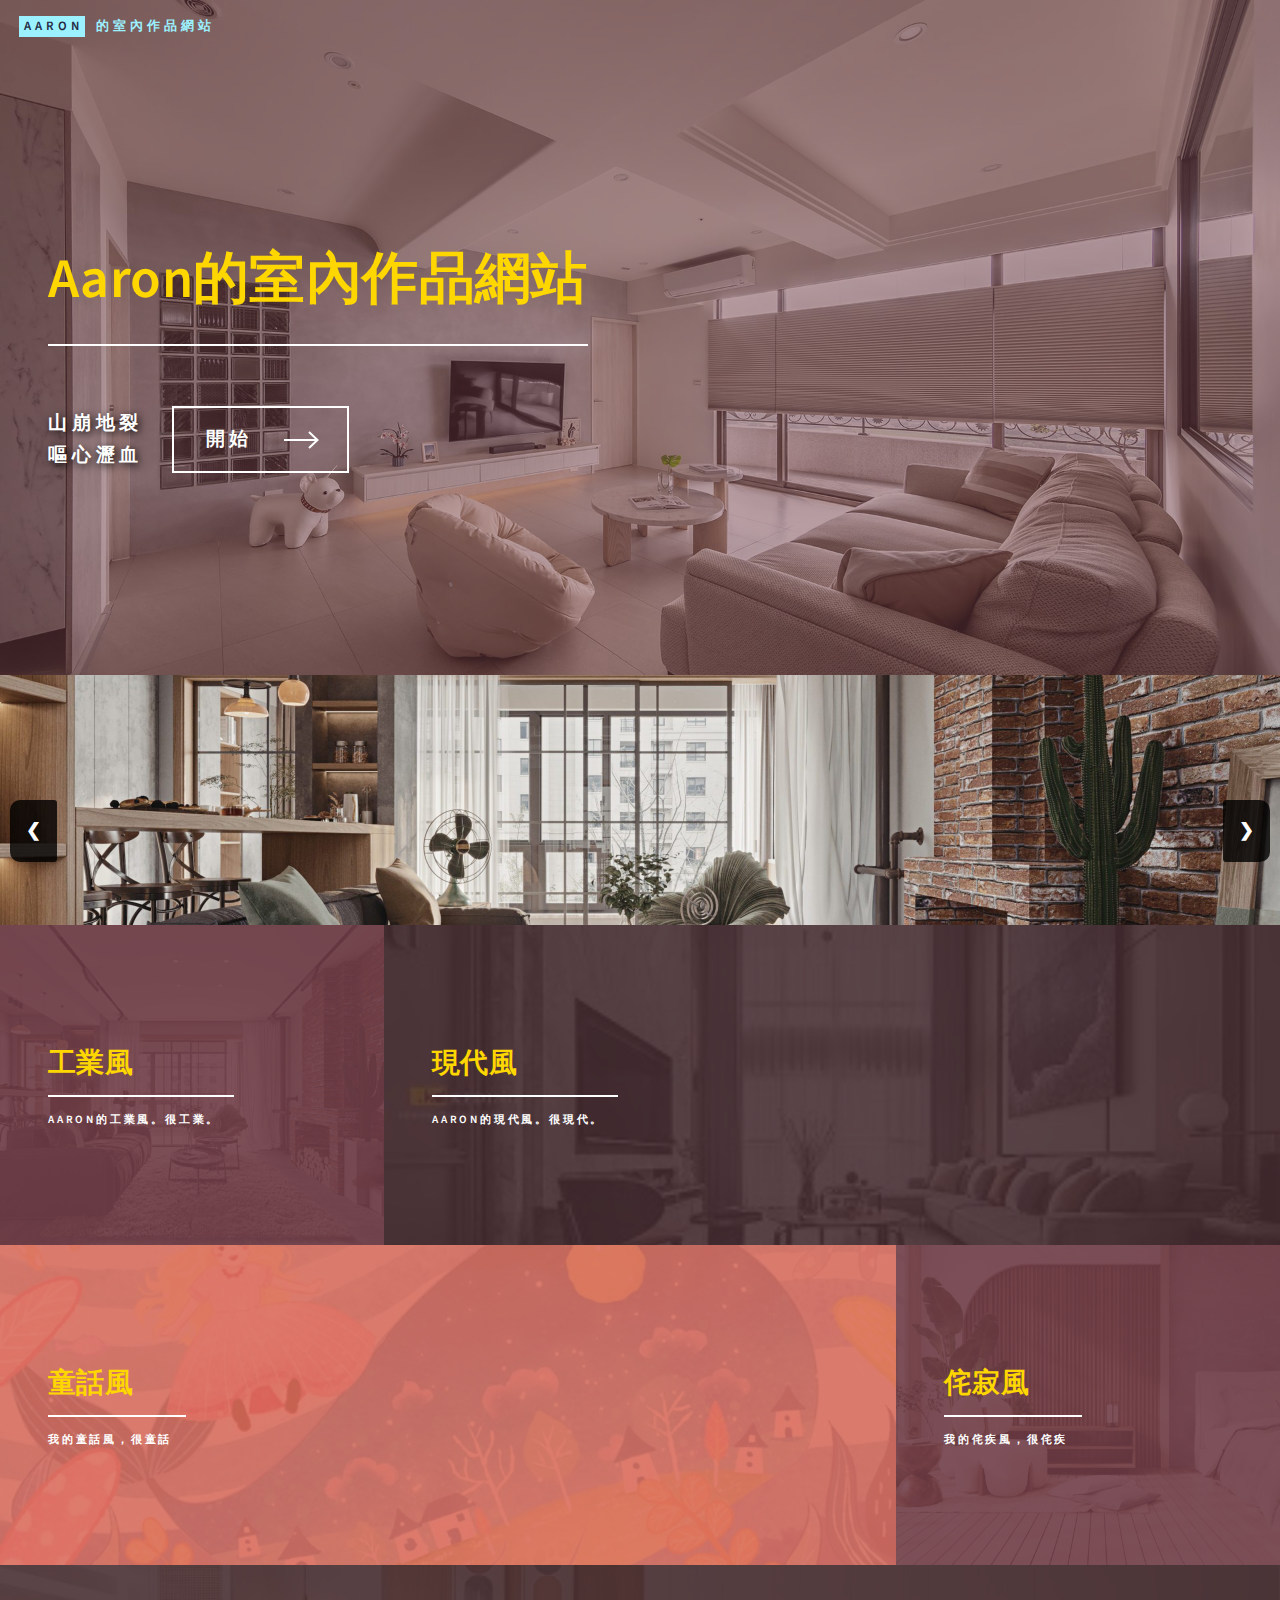
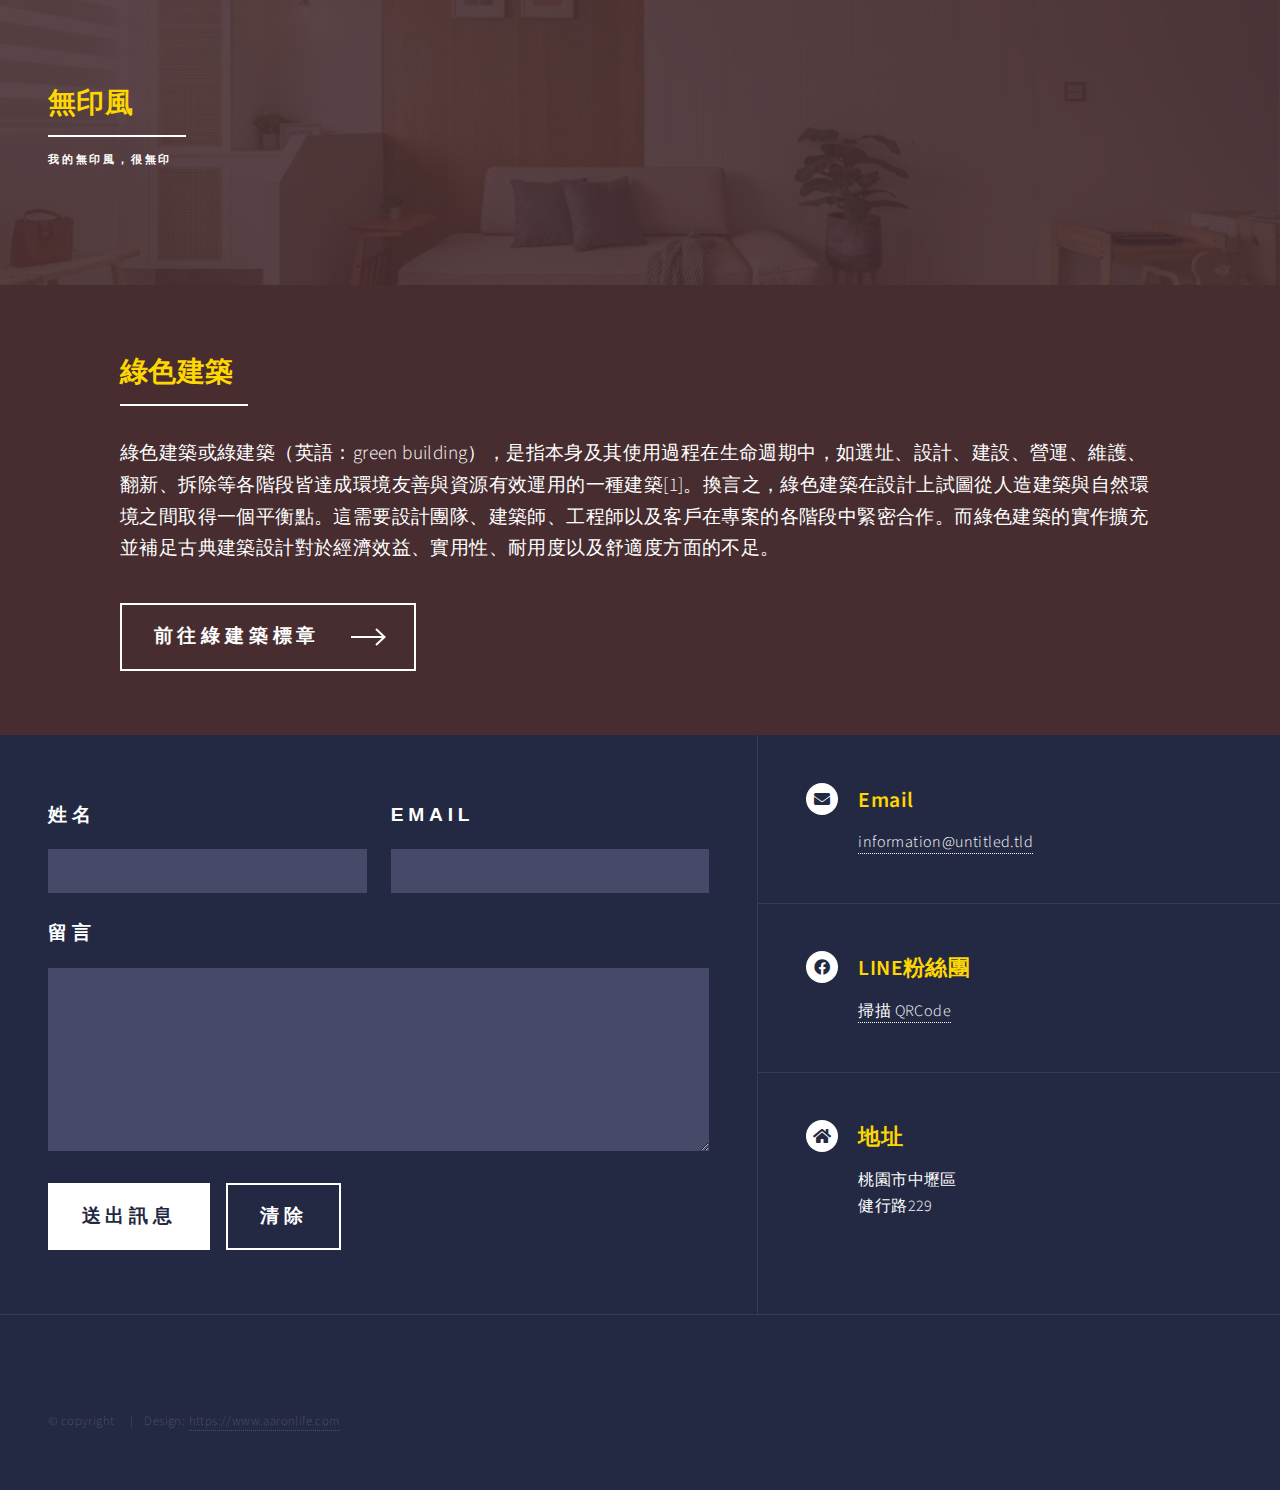
<file: 1/index.html>
<!DOCTYPE HTML>
<!--
	Forty by HTML5 UP
	html5up.net | @ajlkn
	Free for personal and commercial use under the CCA 3.0 license (html5up.net/license)
-->
<html>

<head>
	<title>Aaron的室內作品網站</title>
	<meta charset="utf-8" />
	<meta name="viewport" content="width=device-width, initial-scale=1, user-scalable=no" />
	<link rel="stylesheet" href="assets/css/main.css" />
	<noscript>
		<link rel="stylesheet" href="assets/css/noscript.css" />
	</noscript>
</head>

<body class="is-preload">

	<!-- Wrapper -->
	<div id="wrapper">

		<!-- Header -->
		<header id="header" class="alt">
			<a href="index.html" class="logo"><strong>Aaron</strong> <span>的室內作品網站</span></a>
			<!-- 我的筆記 <nav>
							<a href="#menu">Menu</a>
						</nav> -->
		</header>

		<!-- Banner -->
		<section id="banner" class="major">
			<div class="inner">
				<header class="major">
					<h1 class="home-title shaking-title">Aaron的室內作品網站</h1>
				</header>
				<div class="content">
					<p>山崩地裂<br />
						嘔心瀝血</p>
					<ul class="actions">
						<li><a href="#one" class="button next scrolly">開始</a></li>
					</ul>
				</div>
			</div>
		</section>
		<!-- 輪播圖 -->
		<div class="slideshow-container">
			<div class="mySlides fade">
				<img src="/images/工業風封面.jpg" alt="工業風格圖片1">
			</div>
			<div class="mySlides fade">
				<img src="/images/無印風封面.jpg" alt="工業風格圖片2">
			</div>
			<div class="mySlides fade">
				<img src="/images/地中海風封面.jpg" alt="工業風格圖片3">
			</div>
			<div class="mySlides fade">
				<img src="/images/童話風封面.jpg" alt="工業風格圖片4">
			</div>
			<div class="mySlides fade">
				<img src="/images/岔及.jpg" alt="工業風格圖片5">
			</div>
			<a class="prev1" onclick="plusSlides(-1)">&#10094;</a>
			<a class="next1" onclick="plusSlides(1)">&#10095;</a>
		</div>
		<style>
			.slideshow-container {
				position: relative;
				height: 250px;
				overflow: hidden;
				background-color: #000;
				width: 100%;
			}

			.mySlides img {
				width: 100%;
				height: 250px;
				object-fit: cover;
			}

			.prev1,
			.next1 {
				position: absolute;
				top: 50%;
				/* transform: translateY(-50%);/ */
				padding: 16px;
				color: white;
				font-weight: bold;
				font-size: 18px;
				transition: 0.6s ease;

				user-select: none;
				background-color: rgba(0, 0, 0, 0.8);
				text-decoration: none;
				border: 0px;

			}

			.prev1 {
				margin-left: 10px;
				border-radius: 10px 3px 3px 10px;
			}

			.next1 {
				right: 0;
				border-radius: 3px 10px 10px 3px;
				margin-right: 10px;
			}
		</style>


		<script src="slideshow.js"></script>

		<!-- Main -->
		<div id="main">

			<!-- One -->
			<section id="one" class="tiles">
				<article>
					<span class="image">
						<img src="images/工業風封面.jpg" alt="" />
					</span>
					<header class="major">
						<h3><a href="工業風.html" class="link">工業風</a></h3>
						<p>Aaron的工業風。很工業。</p>
					</header>
				</article>
				<article>
					<span class="image">
						<img src="images/現代風.jpg" alt="" />
					</span>
					<header class="major">
						<h3><a href="現代風.html" class="link">現代風</a></h3>
						<p>Aaron的現代風。很現代。</p>
					</header>
				</article>
				<article>
					<span class="image">
						<img src="images/童話風封面.jpg" alt="" />
					</span>
					<header class="major">
						<h3><a href="童話風.html" class="link">童話風</a></h3>
						<p>我的童話風，很童話</p>
					</header>
				</article>
				<article>
					<span class="image">
						<img src="images/岔及.jpg" alt="" />
					</span>
					<header class="major">
						<h3><a href="侘疾風.html" class="link">侘寂風</a></h3>
						<p>我的侘疾風，很侘疾</p>
					</header>
				</article>
				<article>
					<span class="image">
						<img src="images/無印風封面.jpg" alt="" />
					</span>
					<header class="major">
						<h3><a href="無印風.html" class="link">無印風</a></h3>
						<p>我的無印風，很無印</p>
					</header>
				</article>
				<!-- <article>
									<span class="image">
										<img src="images/pic06.jpg" alt="" />
									</span>
									<header class="major">
										<h3><a href="landing.html" class="link">Etiam</a></h3>
										<p>Feugiat amet tempus</p>
									</header>
								</article> -->
			</section>

			<!-- Two -->
			<section id="two">
				<div class="inner">
					<header class="major">
						<h2>綠色建築</h2>
					</header>
					<!-- aaron: 新增自訂文字大小 -->
					<p class="my-font-size">綠色建築或綠建築（英語：green
						building），是指本身及其使用過程在生命週期中，如選址、設計、建設、營運、維護、翻新、拆除等各階段皆達成環境友善與資源有效運用的一種建築[1]。換言之，綠色建築在設計上試圖從人造建築與自然環境之間取得一個平衡點。這需要設計團隊、建築師、工程師以及客戶在專案的各階段中緊密合作。而綠色建築的實作擴充並補足古典建築設計對於經濟效益、實用性、耐用度以及舒適度方面的不足。
					</p>
					<ul class="actions">
						<li><a href="https://gb.tabc.org.tw/" target="_blank" class="button next">前往綠建築標章</a></li>
					</ul>
				</div>
			</section>

		</div>

		<!-- Contact -->
		<section id="contact">
			<div class="inner">
				<section>
					<!-- aaron:這一行需要加上onsubmit="return mailto()" -->
					<form method="post" action="#" onsubmit="return mailto()">
						<div class="fields">
							<div class="field half">
								<label for="name">姓名</label>
								<input type="text" name="name" id="name" />
							</div>
							<div class="field half">
								<label for="email">Email</label>
								<input type="text" name="email" id="email" />
							</div>
							<div class="field">
								<label for="message">留言</label>
								<textarea name="message" id="message" rows="6"></textarea>
							</div>
						</div>
						<ul class="actions">
							<li><input type="submit" value="送出訊息" class="primary" /></li>
							<li><input type="reset" value="清除" /></li>
						</ul>

						<!-- 呼叫email程式的語法:start -->
						<script>
							function mailto() {
								name = document.getElementsByName('name')[0].value; // 把使用者輸入的名稱拿出來用
								email = document.getElementsByName('email')[0].value; // 把使用者輸入的email拿出來用
								message = document.getElementsByName('message')[0].value.replaceAll('\n', '%0D%0A'); // 把使用者輸入的內容拿出來用
								window.location.href = "mailto:xxxxxxxxxx@gmail.com?subject=我沒有問題&body=您好, 我是" + name + ":%0D%0A" + message;
								return false;
							}
						</script>
						<!-- 呼叫email程式的語法:end -->

					</form>
				</section>
				<section class="split">
					<section>
						<div class="contact-method">
							<span class="icon solid alt fa-envelope"></span>
							<h3>Email</h3>
							<a href="#">information@untitled.tld</a>
						</div>
					</section>
					<section>
						<div class="contact-method">
							<span class="icon brands alt fa-facebook"></span> <!-- aaron:修改icon字型 -->
							<h3>LINE粉絲團</h3>
							<span><a href="https://tw.linebiz.com/column/premium-id-exposure-naming/?utm_source=SEM&utm_medium=cpa&utm_campaign=pid&gad_source=1&gclid=EAIaIQobChMInZTn_r_GiAMVnV0PAh1h8xWhEAAYASAAEgLFD_D_BwE"
									target="_blank">掃描 QRCode</a></span>
						</div>
					</section>
					<section>
						<div class="contact-method">
							<span class="icon solid alt fa-home"></span>
							<h3>地址</h3>
							<span>桃園市中壢區<br />
								健行路229</span>
						</div>
					</section>
				</section>
			</div>
		</section>

		<!-- Footer -->
		<footer id="footer">
			<div class="inner">
				<ul class="icons">
					<!-- <li><a href="#" class="icon brands alt fa-twitter"><span class="label">Twitter</span></a></li>
								<li><a href="#" class="icon brands alt fa-facebook-f"><span class="label">Facebook</span></a></li>
								<li><a href="#" class="icon brands alt fa-instagram"><span class="label">Instagram</span></a></li>
								<li><a href="#" class="icon brands alt fa-github"><span class="label">GitHub</span></a></li>
								<li><a href="#" class="icon brands alt fa-linkedin-in"><span class="label">LinkedIn</span></a></li> -->
				</ul>
				<ul class="copyright">
					<li>&copy; copyright</li>
					<li>Design: <a href="https://html5up.net">https://www.aaronlife.com</a></li>
				</ul>
			</div>
		</footer>

	</div>

	<!-- Scripts -->
	<script src="assets/js/jquery.min.js"></script>
	<script src="assets/js/jquery.scrolly.min.js"></script>
	<script src="assets/js/jquery.scrollex.min.js"></script>
	<script src="assets/js/browser.min.js"></script>
	<script src="assets/js/breakpoints.min.js"></script>
	<script src="assets/js/util.js"></script>
	<script src="assets/js/main.js"></script>

</body>

</html>
</file>
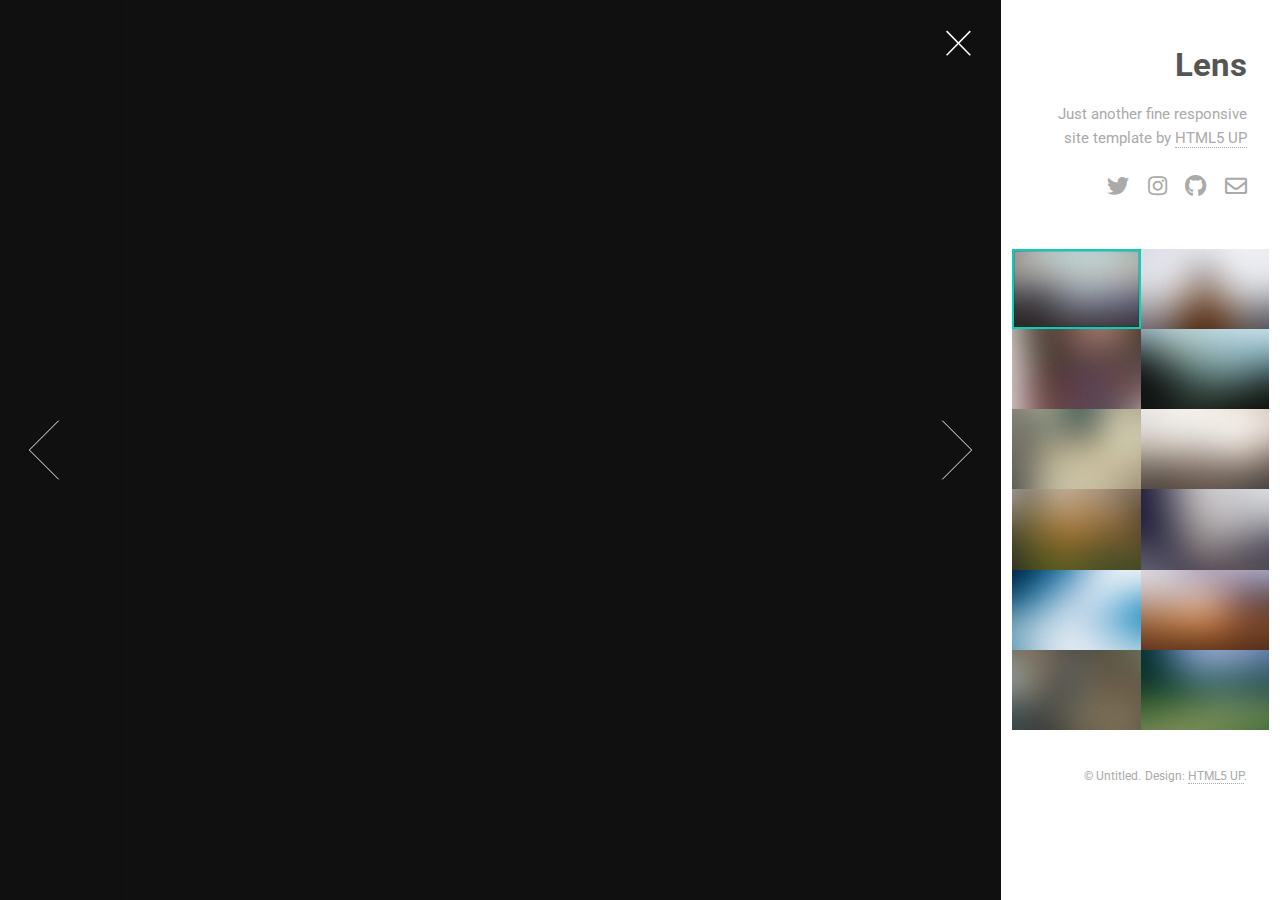
<file: 北歐風/index.html>
<!DOCTYPE HTML>
<!--
	Lens by HTML5 UP
	html5up.net | @ajlkn
	Free for personal and commercial use under the CCA 3.0 license (html5up.net/license)
-->
<html>
	<head>
		<title>Lens by HTML5 UP</title>
		<meta charset="utf-8" />
		<meta name="viewport" content="width=device-width, initial-scale=1, user-scalable=no" />
		<link rel="stylesheet" href="assets/css/main.css" />
		<noscript><link rel="stylesheet" href="assets/css/noscript.css" /></noscript>
	</head>
	<body class="is-preload-0 is-preload-1 is-preload-2">

		<!-- Main -->
			<div id="main">

				<!-- Header -->
					<header id="header">
						<h1>Lens</h1>
						<p>Just another fine responsive site template by <a href="http://html5up.net">HTML5 UP</a></p>
						<ul class="icons">
							<li><a href="#" class="icon brands fa-twitter"><span class="label">Twitter</span></a></li>
							<li><a href="#" class="icon brands fa-instagram"><span class="label">Instagram</span></a></li>
							<li><a href="#" class="icon brands fa-github"><span class="label">Github</span></a></li>
							<li><a href="#" class="icon fa-envelope"><span class="label">Email</span></a></li>
						</ul>
					</header>

				<!-- Thumbnail -->
					<section id="thumbnails">
						<article>
							<a class="thumbnail" href="images/fulls/01.jpg" data-position="left center"><img src="images/thumbs/01.jpg" alt="" /></a>
							<h2>Diam tempus accumsan</h2>
							<p>Lorem ipsum dolor sit amet, consectetur adipiscing elit.</p>
						</article>
						<article>
							<a class="thumbnail" href="images/fulls/02.jpg"><img src="images/thumbs/02.jpg" alt="" /></a>
							<h2>Vivamus convallis libero</h2>
							<p>Sed velit lacus, laoreet at venenatis convallis in lorem tincidunt.</p>
						</article>
						<article>
							<a class="thumbnail" href="images/fulls/03.jpg" data-position="top center"><img src="images/thumbs/03.jpg" alt="" /></a>
							<h2>Nec accumsan enim felis</h2>
							<p>Maecenas eleifend tellus ut turpis eleifend, vitae pretium faucibus.</p>
						</article>
						<article>
							<a class="thumbnail" href="images/fulls/04.jpg"><img src="images/thumbs/04.jpg" alt="" /></a>
							<h2>Donec maximus nisi eget</h2>
							<p>Tristique in nulla vel congue. Sed sociis natoque parturient nascetur.</p>
						</article>
						<article>
							<a class="thumbnail" href="images/fulls/05.jpg" data-position="top center"><img src="images/thumbs/05.jpg" alt="" /></a>
							<h2>Nullam vitae nunc vulputate</h2>
							<p>In pellentesque cursus velit id posuere. Donec vehicula nulla.</p>
						</article>
						<article>
							<a class="thumbnail" href="images/fulls/06.jpg"><img src="images/thumbs/06.jpg" alt="" /></a>
							<h2>Phasellus magna faucibus</h2>
							<p>Nulla dignissim libero maximus tellus varius dictum ut posuere magna.</p>
						</article>
						<article>
							<a class="thumbnail" href="images/fulls/07.jpg"><img src="images/thumbs/07.jpg" alt="" /></a>
							<h2>Proin quis mauris</h2>
							<p>Etiam ultricies, lorem quis efficitur porttitor, facilisis ante orci urna.</p>
						</article>
						<article>
							<a class="thumbnail" href="images/fulls/08.jpg"><img src="images/thumbs/08.jpg" alt="" /></a>
							<h2>Gravida quis varius enim</h2>
							<p>Nunc egestas congue lorem. Nullam dictum placerat ex sapien tortor mattis.</p>
						</article>
						<article>
							<a class="thumbnail" href="images/fulls/09.jpg"><img src="images/thumbs/09.jpg" alt="" /></a>
							<h2>Morbi eget vitae adipiscing</h2>
							<p>In quis vulputate dui. Maecenas metus elit, dictum praesent lacinia lacus.</p>
						</article>
						<article>
							<a class="thumbnail" href="images/fulls/10.jpg"><img src="images/thumbs/10.jpg" alt="" /></a>
							<h2>Habitant tristique senectus</h2>
							<p>Vestibulum ante ipsum primis in faucibus orci luctus ac tincidunt dolor.</p>
						</article>
						<article>
							<a class="thumbnail" href="images/fulls/11.jpg"><img src="images/thumbs/11.jpg" alt="" /></a>
							<h2>Pharetra ex non faucibus</h2>
							<p>Ut sed magna euismod leo laoreet congue. Fusce congue enim ultricies.</p>
						</article>
						<article>
							<a class="thumbnail" href="images/fulls/12.jpg"><img src="images/thumbs/12.jpg" alt="" /></a>
							<h2>Mattis lorem sodales</h2>
							<p>Feugiat auctor leo massa, nec vestibulum nisl erat faucibus, rutrum nulla.</p>
						</article>
					</section>

				<!-- Footer -->
					<footer id="footer">
						<ul class="copyright">
							<li>&copy; Untitled.</li><li>Design: <a href="http://html5up.net">HTML5 UP</a>.</li>
						</ul>
					</footer>

			</div>

		<!-- Scripts -->
			<script src="assets/js/jquery.min.js"></script>
			<script src="assets/js/browser.min.js"></script>
			<script src="assets/js/breakpoints.min.js"></script>
			<script src="assets/js/main.js"></script>

	</body>
</html>
</file>
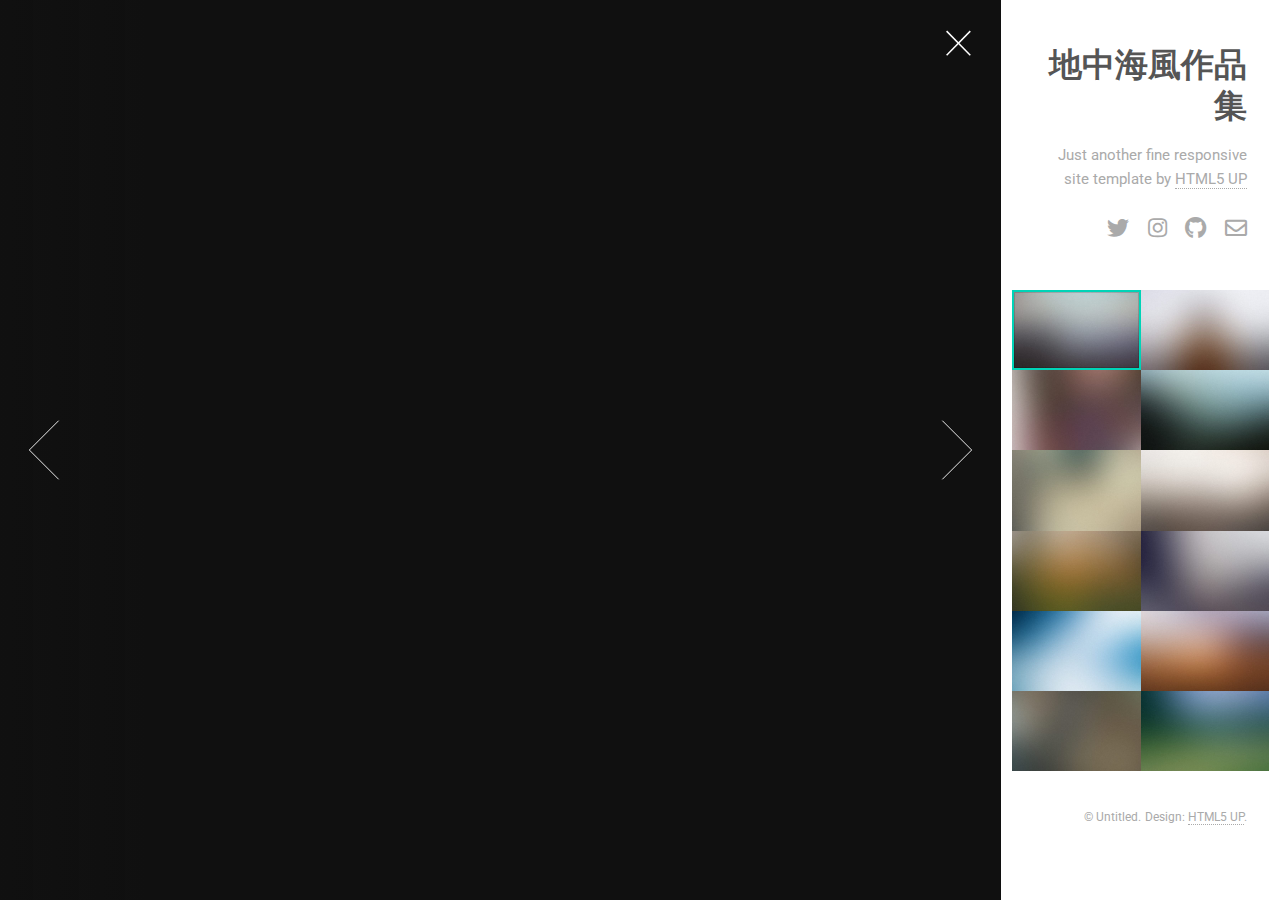
<file: 地中海風/index.html>
<!DOCTYPE HTML>
<!--
	Lens by HTML5 UP
	html5up.net | @ajlkn
	Free for personal and commercial use under the CCA 3.0 license (html5up.net/license)
-->
<html>
	<head>
		<title>Lens by HTML5 UP</title>
		<meta charset="utf-8" />
		<meta name="viewport" content="width=device-width, initial-scale=1, user-scalable=no" />
		<link rel="stylesheet" href="assets/css/main.css" />
		<noscript><link rel="stylesheet" href="assets/css/noscript.css" /></noscript>
	</head>
	<body class="is-preload-0 is-preload-1 is-preload-2">

		<!-- Main -->
			<div id="main">

				<!-- Header -->
					<header id="header">
						<h1>地中海風作品集</h1>
						<p>Just another fine responsive site template by <a href="http://html5up.net">HTML5 UP</a></p>
						<ul class="icons">
							<li><a href="#" class="icon brands fa-twitter"><span class="label">Twitter</span></a></li>
							<li><a href="#" class="icon brands fa-instagram"><span class="label">Instagram</span></a></li>
							<li><a href="#" class="icon brands fa-github"><span class="label">Github</span></a></li>
							<li><a href="#" class="icon fa-envelope"><span class="label">Email</span></a></li>
						</ul>
					</header>

				<!-- Thumbnail -->
					<section id="thumbnails">
						<article>
							<a class="thumbnail" href="images/fulls/01.jpg" data-position="left center"><img src="images/thumbs/01.jpg" alt="" /></a>
							<h2>Diam tempus accumsan</h2>
							<p>Lorem ipsum dolor sit amet, consectetur adipiscing elit.</p>
						</article>
						<article>
							<a class="thumbnail" href="images/fulls/02.jpg"><img src="images/thumbs/02.jpg" alt="" /></a>
							<h2>Vivamus convallis libero</h2>
							<p>Sed velit lacus, laoreet at venenatis convallis in lorem tincidunt.</p>
						</article>
						<article>
							<a class="thumbnail" href="images/fulls/03.jpg" data-position="top center"><img src="images/thumbs/03.jpg" alt="" /></a>
							<h2>Nec accumsan enim felis</h2>
							<p>Maecenas eleifend tellus ut turpis eleifend, vitae pretium faucibus.</p>
						</article>
						<article>
							<a class="thumbnail" href="images/fulls/04.jpg"><img src="images/thumbs/04.jpg" alt="" /></a>
							<h2>Donec maximus nisi eget</h2>
							<p>Tristique in nulla vel congue. Sed sociis natoque parturient nascetur.</p>
						</article>
						<article>
							<a class="thumbnail" href="images/fulls/05.jpg" data-position="top center"><img src="images/thumbs/05.jpg" alt="" /></a>
							<h2>Nullam vitae nunc vulputate</h2>
							<p>In pellentesque cursus velit id posuere. Donec vehicula nulla.</p>
						</article>
						<article>
							<a class="thumbnail" href="images/fulls/06.jpg"><img src="images/thumbs/06.jpg" alt="" /></a>
							<h2>Phasellus magna faucibus</h2>
							<p>Nulla dignissim libero maximus tellus varius dictum ut posuere magna.</p>
						</article>
						<article>
							<a class="thumbnail" href="images/fulls/07.jpg"><img src="images/thumbs/07.jpg" alt="" /></a>
							<h2>Proin quis mauris</h2>
							<p>Etiam ultricies, lorem quis efficitur porttitor, facilisis ante orci urna.</p>
						</article>
						<article>
							<a class="thumbnail" href="images/fulls/08.jpg"><img src="images/thumbs/08.jpg" alt="" /></a>
							<h2>Gravida quis varius enim</h2>
							<p>Nunc egestas congue lorem. Nullam dictum placerat ex sapien tortor mattis.</p>
						</article>
						<article>
							<a class="thumbnail" href="images/fulls/09.jpg"><img src="images/thumbs/09.jpg" alt="" /></a>
							<h2>Morbi eget vitae adipiscing</h2>
							<p>In quis vulputate dui. Maecenas metus elit, dictum praesent lacinia lacus.</p>
						</article>
						<article>
							<a class="thumbnail" href="images/fulls/10.jpg"><img src="images/thumbs/10.jpg" alt="" /></a>
							<h2>Habitant tristique senectus</h2>
							<p>Vestibulum ante ipsum primis in faucibus orci luctus ac tincidunt dolor.</p>
						</article>
						<article>
							<a class="thumbnail" href="images/fulls/11.jpg"><img src="images/thumbs/11.jpg" alt="" /></a>
							<h2>Pharetra ex non faucibus</h2>
							<p>Ut sed magna euismod leo laoreet congue. Fusce congue enim ultricies.</p>
						</article>
						<article>
							<a class="thumbnail" href="images/fulls/12.jpg"><img src="images/thumbs/12.jpg" alt="" /></a>
							<h2>Mattis lorem sodales</h2>
							<p>Feugiat auctor leo massa, nec vestibulum nisl erat faucibus, rutrum nulla.</p>
						</article>
					</section>

				<!-- Footer -->
					<footer id="footer">
						<ul class="copyright">
							<li>&copy; Untitled.</li><li>Design: <a href="http://html5up.net">HTML5 UP</a>.</li>
						</ul>
					</footer>

			</div>

		<!-- Scripts -->
			<script src="assets/js/jquery.min.js"></script>
			<script src="assets/js/browser.min.js"></script>
			<script src="assets/js/breakpoints.min.js"></script>
			<script src="assets/js/main.js"></script>

	</body>
</html>
</file>
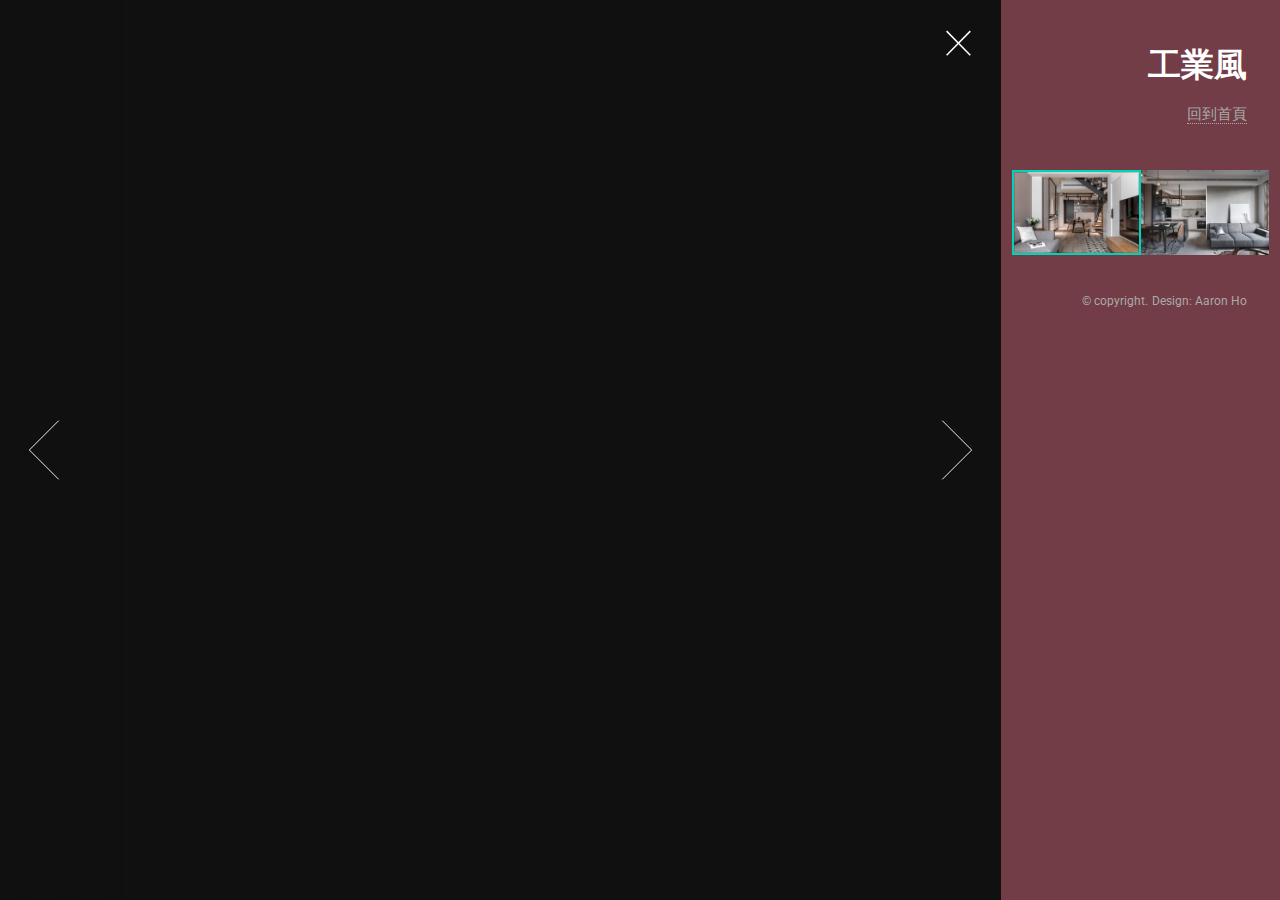
<file: 工業風/index.html>
<!DOCTYPE HTML>
<!--

	Lens by HTML5 UP
	html5up.net | @ajlkn
	Free for personal and commercial use under the CCA 3.0 license (html5up.net/license)
-->

<html>
	<head>
		<title>Lens by HTML5 UP</title>
		<meta charset="utf-8" />
		<meta name="viewport" content="width=device-width, initial-scale=1, user-scalable=no" />
		<link rel="stylesheet" href="assets/css/main.css" />
		<noscript><link rel="stylesheet" href="assets/css/noscript.css" /></noscript>
	</head>
	<body class="is-preload-0 is-preload-1 is-preload-2">

		<!-- Main -->
			<div id="main">

				<!-- Header -->
					<header id="header">
						<h1>工業風</h1>
						<p><a href="../index.html">回到首頁</a></p>
						<!-- <ul class="icons">
							<li><a href="#" class="icon brands fa-twitter"><span class="label">Twitter</span></a></li>
							<li><a href="#" class="icon brands fa-instagram"><span class="label">Instagram</span></a></li>
							<li><a href="#" class="icon brands fa-github"><span class="label">Github</span></a></li>
							<li><a href="#" class="icon fa-envelope"><span class="label">Email</span></a></li>
						</ul> -->
					</header>

				<!-- Thumbnail -->
					<section id="thumbnails">
						<!-- aaron:一張照片縮圖:開始 -->
						<article>
							<a class="thumbnail" href="images/fulls/01.jpg" data-position="left center">
								<img src="images/thumbs/01.jpg" alt="" /></a>
							<h2>工業風客廳</h2>
							<p>很工業風的客廳</p>
						</article>
						<!-- aaron:一張照片縮圖:結束 -->

						<article>
							<a class="thumbnail" href="images/fulls/02.jpg"><img src="images/thumbs/02.jpg" alt="" /></a>
							<h2>工業風客廳+廚房</h2>
							<p>很工業的客廳跟廚房合併在一起</p>
						</article>
						<!-- <article>
							<a class="thumbnail" href="images/fulls/03.jpg" data-position="top center"><img src="images/thumbs/03.jpg" alt="" /></a>
							<h2>Nec accumsan enim felis</h2>
							<p>Maecenas eleifend tellus ut turpis eleifend, vitae pretium faucibus.</p>
						</article>
						<article>
							<a class="thumbnail" href="images/fulls/04.jpg"><img src="images/thumbs/04.jpg" alt="" /></a>
							<h2>Donec maximus nisi eget</h2>
							<p>Tristique in nulla vel congue. Sed sociis natoque parturient nascetur.</p>
						</article>
						<article>
							<a class="thumbnail" href="images/fulls/05.jpg" data-position="top center"><img src="images/thumbs/05.jpg" alt="" /></a>
							<h2>Nullam vitae nunc vulputate</h2>
							<p>In pellentesque cursus velit id posuere. Donec vehicula nulla.</p>
						</article>
						<article>
							<a class="thumbnail" href="images/fulls/06.jpg"><img src="images/thumbs/06.jpg" alt="" /></a>
							<h2>Phasellus magna faucibus</h2>
							<p>Nulla dignissim libero maximus tellus varius dictum ut posuere magna.</p>
						</article>
						<article>
							<a class="thumbnail" href="images/fulls/07.jpg"><img src="images/thumbs/07.jpg" alt="" /></a>
							<h2>Proin quis mauris</h2>
							<p>Etiam ultricies, lorem quis efficitur porttitor, facilisis ante orci urna.</p>
						</article>
						<article>
							<a class="thumbnail" href="images/fulls/08.jpg"><img src="images/thumbs/08.jpg" alt="" /></a>
							<h2>Gravida quis varius enim</h2>
							<p>Nunc egestas congue lorem. Nullam dictum placerat ex sapien tortor mattis.</p>
						</article>
						<article>
							<a class="thumbnail" href="images/fulls/09.jpg"><img src="images/thumbs/09.jpg" alt="" /></a>
							<h2>Morbi eget vitae adipiscing</h2>
							<p>In quis vulputate dui. Maecenas metus elit, dictum praesent lacinia lacus.</p>
						</article>
						<article>
							<a class="thumbnail" href="images/fulls/10.jpg"><img src="images/thumbs/10.jpg" alt="" /></a>
							<h2>Habitant tristique senectus</h2>
							<p>Vestibulum ante ipsum primis in faucibus orci luctus ac tincidunt dolor.</p>
						</article>
						<article>
							<a class="thumbnail" href="images/fulls/11.jpg"><img src="images/thumbs/11.jpg" alt="" /></a>
							<h2>Pharetra ex non faucibus</h2>
							<p>Ut sed magna euismod leo laoreet congue. Fusce congue enim ultricies.</p>
						</article>
						<article>
							<a class="thumbnail" href="images/fulls/12.jpg"><img src="images/thumbs/12.jpg" alt="" /></a>
							<h2>Mattis lorem sodales</h2>
							<p>Feugiat auctor leo massa, nec vestibulum nisl erat faucibus, rutrum nulla.</p>
						</article> -->
					</section>

				<!-- Footer -->
					<footer id="footer">
						<ul class="copyright">
							<li>&copy; copyright.</li><li>Design: Aaron Ho</li>
						</ul>
					</footer>

			</div>

		<!-- Scripts -->
			<script src="assets/js/jquery.min.js"></script>
			<script src="assets/js/browser.min.js"></script>
			<script src="assets/js/breakpoints.min.js"></script>
			<script src="assets/js/main.js"></script>

	</body>
</html>
</file>
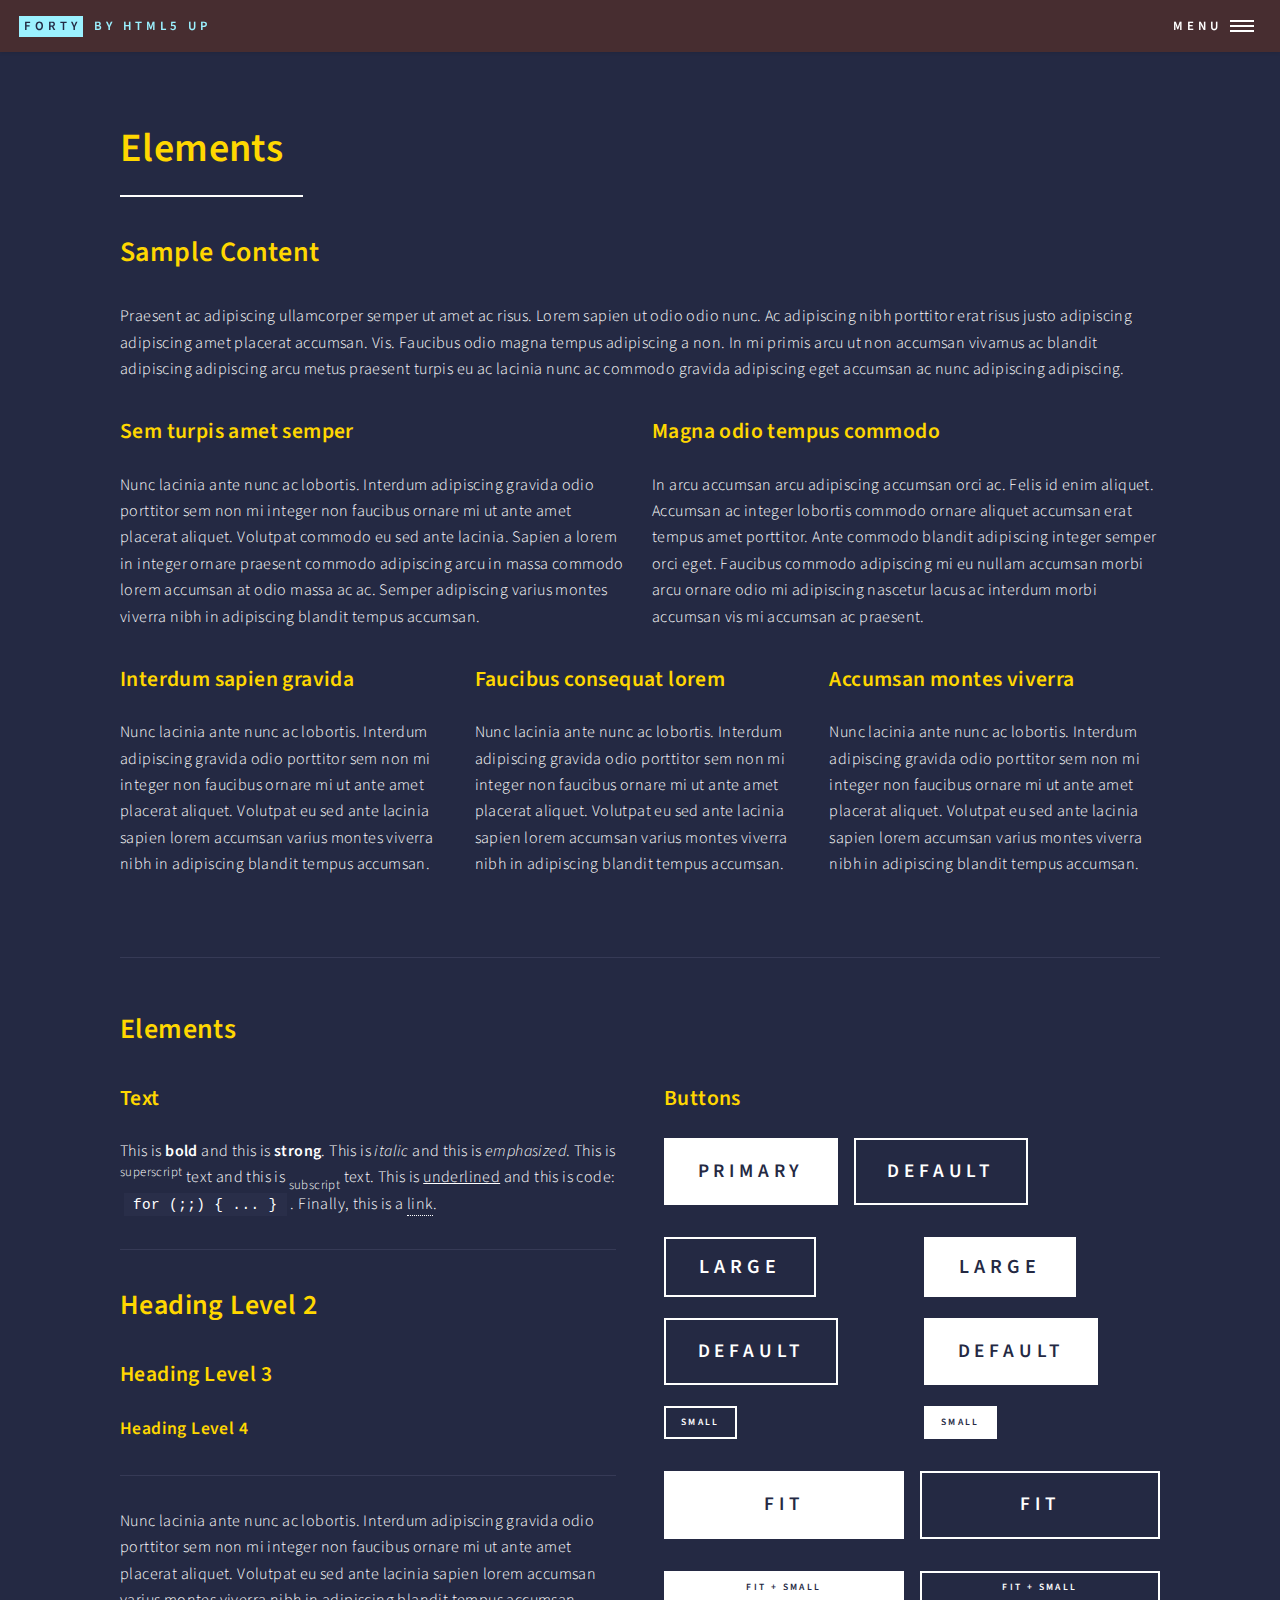
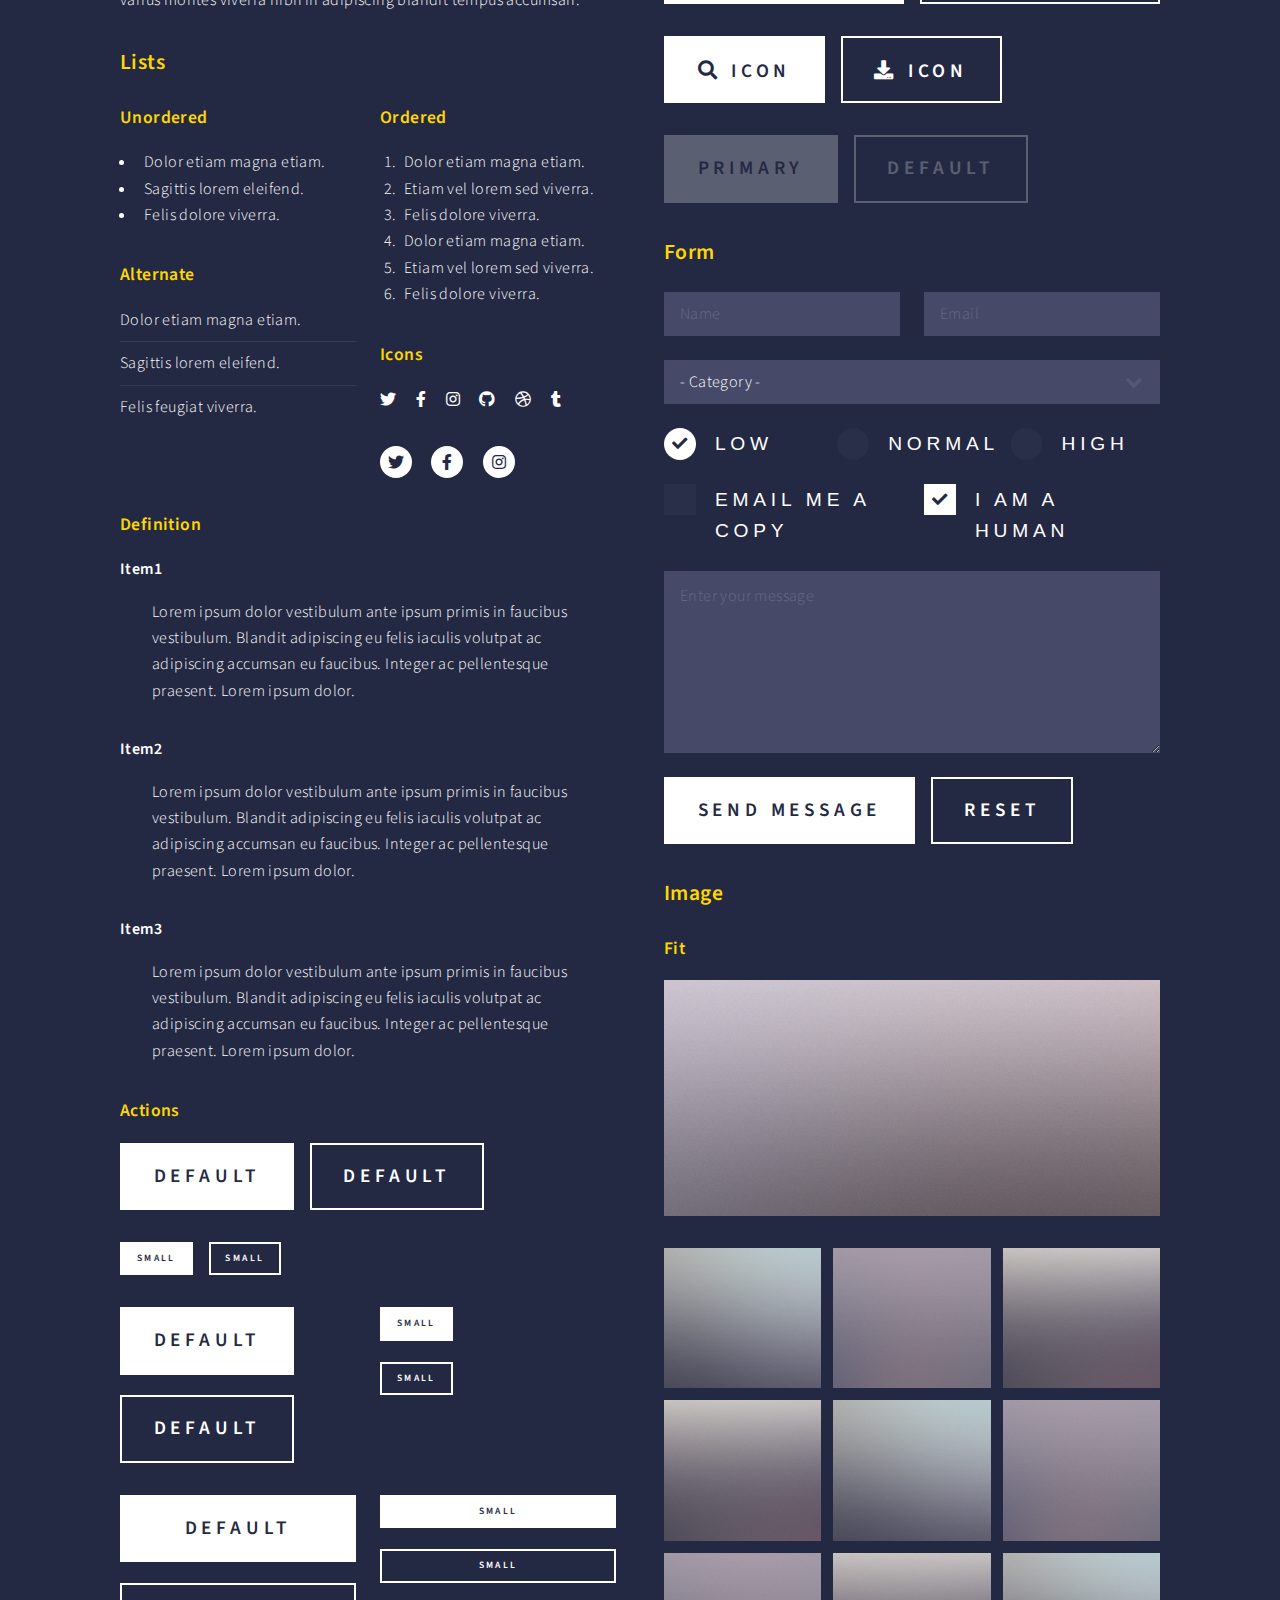
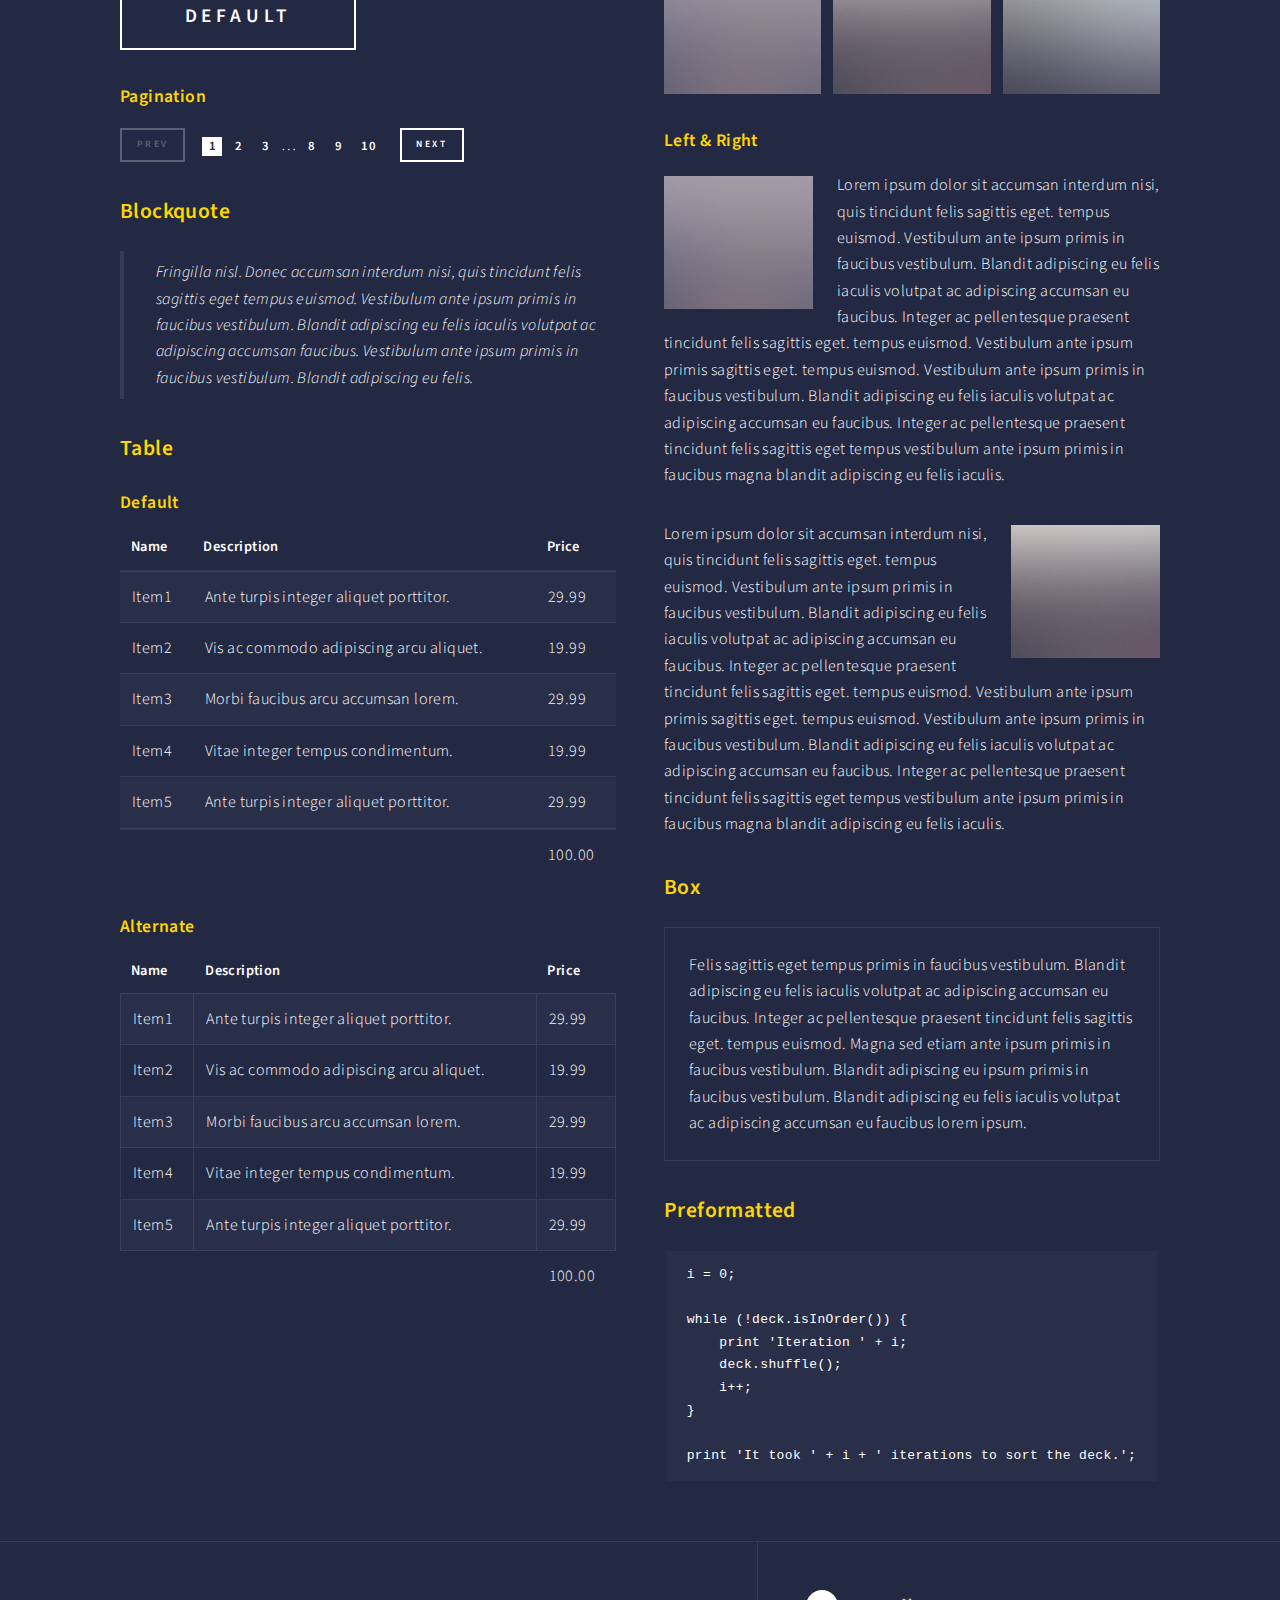
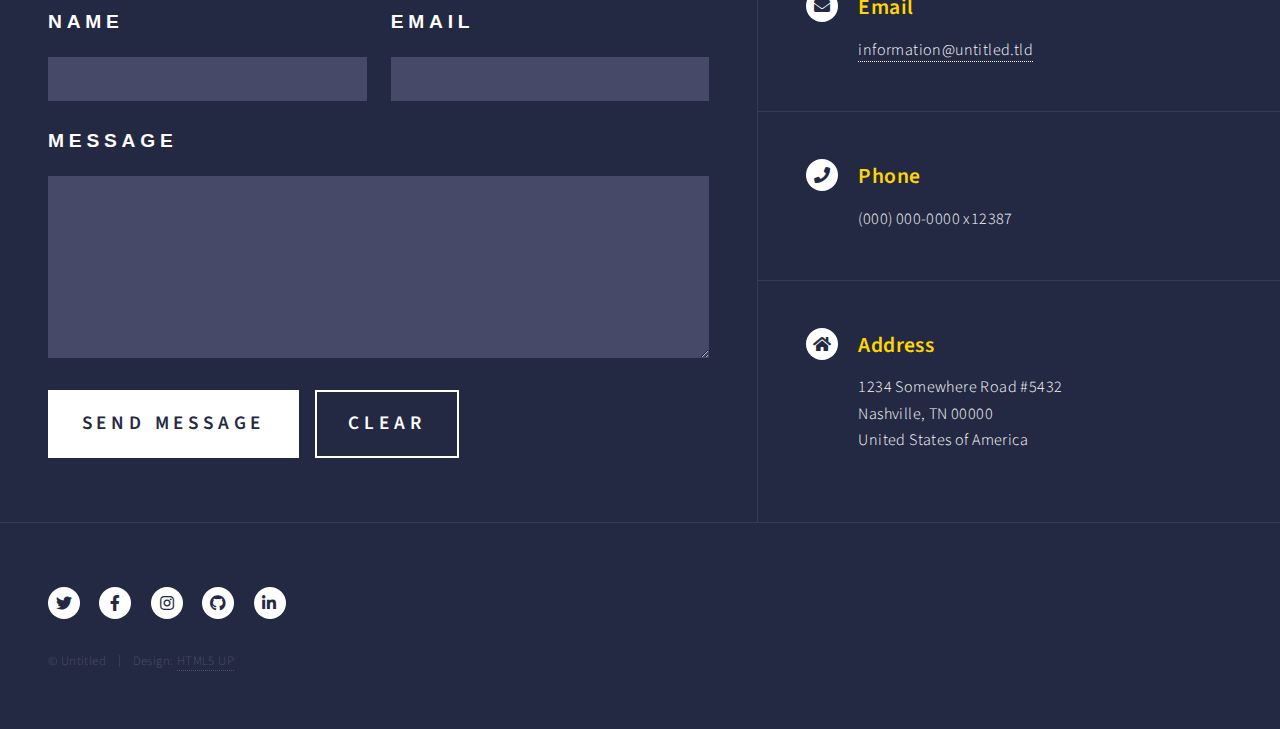
<file: elements.html>
<!DOCTYPE HTML>
<!--
	Forty by HTML5 UP
	html5up.net | @ajlkn
	Free for personal and commercial use under the CCA 3.0 license (html5up.net/license)
-->
<html>
	<head>
		<title>Elements - Forty by HTML5 UP</title>
		<meta charset="utf-8" />
		<meta name="viewport" content="width=device-width, initial-scale=1, user-scalable=no" />
		<link rel="stylesheet" href="assets/css/main.css" />
		<noscript><link rel="stylesheet" href="assets/css/noscript.css" /></noscript>
	</head>
	<body class="is-preload">

		<!-- Wrapper -->
			<div id="wrapper">

				<!-- Header -->
					<header id="header">
						<a href="index.html" class="logo"><strong>Forty</strong> <span>by HTML5 UP</span></a>
						<nav>
							<a href="#menu">Menu</a>
						</nav>
					</header>

				<!-- Menu -->
					<nav id="menu">
						<ul class="links">
							<li><a href="index.html">Home</a></li>
							<li><a href="landing.html">Landing</a></li>
							<li><a href="generic.html">Generic</a></li>
							<li><a href="elements.html">Elements</a></li>
						</ul>
						<ul class="actions stacked">
							<li><a href="#" class="button primary fit">Get Started</a></li>
							<li><a href="#" class="button fit">Log In</a></li>
						</ul>
					</nav>

				<!-- Main -->
					<div id="main" class="alt">

						<!-- One -->
							<section id="one">
								<div class="inner">
									<header class="major">
										<h1>Elements</h1>
									</header>

									<!-- Content -->
										<h2 id="content">Sample Content</h2>
										<p>Praesent ac adipiscing ullamcorper semper ut amet ac risus. Lorem sapien ut odio odio nunc. Ac adipiscing nibh porttitor erat risus justo adipiscing adipiscing amet placerat accumsan. Vis. Faucibus odio magna tempus adipiscing a non. In mi primis arcu ut non accumsan vivamus ac blandit adipiscing adipiscing arcu metus praesent turpis eu ac lacinia nunc ac commodo gravida adipiscing eget accumsan ac nunc adipiscing adipiscing.</p>
										<div class="row">
											<div class="col-6 col-12-small">
												<h3>Sem turpis amet semper</h3>
												<p>Nunc lacinia ante nunc ac lobortis. Interdum adipiscing gravida odio porttitor sem non mi integer non faucibus ornare mi ut ante amet placerat aliquet. Volutpat commodo eu sed ante lacinia. Sapien a lorem in integer ornare praesent commodo adipiscing arcu in massa commodo lorem accumsan at odio massa ac ac. Semper adipiscing varius montes viverra nibh in adipiscing blandit tempus accumsan.</p>
											</div>
											<div class="col-6 col-12-small">
												<h3>Magna odio tempus commodo</h3>
												<p>In arcu accumsan arcu adipiscing accumsan orci ac. Felis id enim aliquet. Accumsan ac integer lobortis commodo ornare aliquet accumsan erat tempus amet porttitor. Ante commodo blandit adipiscing integer semper orci eget. Faucibus commodo adipiscing mi eu nullam accumsan morbi arcu ornare odio mi adipiscing nascetur lacus ac interdum morbi accumsan vis mi accumsan ac praesent.</p>
											</div>
											<!-- Break -->
											<div class="col-4 col-12-medium">
												<h3>Interdum sapien gravida</h3>
												<p>Nunc lacinia ante nunc ac lobortis. Interdum adipiscing gravida odio porttitor sem non mi integer non faucibus ornare mi ut ante amet placerat aliquet. Volutpat eu sed ante lacinia sapien lorem accumsan varius montes viverra nibh in adipiscing blandit tempus accumsan.</p>
											</div>
											<div class="col-4 col-12-medium">
												<h3>Faucibus consequat lorem</h3>
												<p>Nunc lacinia ante nunc ac lobortis. Interdum adipiscing gravida odio porttitor sem non mi integer non faucibus ornare mi ut ante amet placerat aliquet. Volutpat eu sed ante lacinia sapien lorem accumsan varius montes viverra nibh in adipiscing blandit tempus accumsan.</p>
											</div>
											<div class="col-4 col-12-medium">
												<h3>Accumsan montes viverra</h3>
												<p>Nunc lacinia ante nunc ac lobortis. Interdum adipiscing gravida odio porttitor sem non mi integer non faucibus ornare mi ut ante amet placerat aliquet. Volutpat eu sed ante lacinia sapien lorem accumsan varius montes viverra nibh in adipiscing blandit tempus accumsan.</p>
											</div>
										</div>

									<hr class="major" />

									<!-- Elements -->
										<h2 id="elements">Elements</h2>
										<div class="row gtr-200">
											<div class="col-6 col-12-medium">

												<!-- Text stuff -->
													<h3>Text</h3>
													<p>This is <b>bold</b> and this is <strong>strong</strong>. This is <i>italic</i> and this is <em>emphasized</em>.
													This is <sup>superscript</sup> text and this is <sub>subscript</sub> text.
													This is <u>underlined</u> and this is code: <code>for (;;) { ... }</code>.
													Finally, this is a <a href="#">link</a>.</p>
													<hr />
													<h2>Heading Level 2</h2>
													<h3>Heading Level 3</h3>
													<h4>Heading Level 4</h4>
													<hr />
													<p>Nunc lacinia ante nunc ac lobortis. Interdum adipiscing gravida odio porttitor sem non mi integer non faucibus ornare mi ut ante amet placerat aliquet. Volutpat eu sed ante lacinia sapien lorem accumsan varius montes viverra nibh in adipiscing blandit tempus accumsan.</p>

												<!-- Lists -->
													<h3>Lists</h3>
													<div class="row">
														<div class="col-6 col-12-small">

															<h4>Unordered</h4>
															<ul>
																<li>Dolor etiam magna etiam.</li>
																<li>Sagittis lorem eleifend.</li>
																<li>Felis dolore viverra.</li>
															</ul>

															<h4>Alternate</h4>
															<ul class="alt">
																<li>Dolor etiam magna etiam.</li>
																<li>Sagittis lorem eleifend.</li>
																<li>Felis feugiat viverra.</li>
															</ul>

														</div>
														<div class="col-6 col-12-small">

															<h4>Ordered</h4>
															<ol>
																<li>Dolor etiam magna etiam.</li>
																<li>Etiam vel lorem sed viverra.</li>
																<li>Felis dolore viverra.</li>
																<li>Dolor etiam magna etiam.</li>
																<li>Etiam vel lorem sed viverra.</li>
																<li>Felis dolore viverra.</li>
															</ol>

															<h4>Icons</h4>
															<ul class="icons">
																<li><a href="#" class="icon brands fa-twitter"><span class="label">Twitter</span></a></li>
																<li><a href="#" class="icon brands fa-facebook-f"><span class="label">Facebook</span></a></li>
																<li><a href="#" class="icon brands fa-instagram"><span class="label">Instagram</span></a></li>
																<li><a href="#" class="icon brands fa-github"><span class="label">Github</span></a></li>
																<li><a href="#" class="icon brands fa-dribbble"><span class="label">Dribbble</span></a></li>
																<li><a href="#" class="icon brands fa-tumblr"><span class="label">Tumblr</span></a></li>
															</ul>
															<ul class="icons">
																<li><a href="#" class="icon brands alt fa-twitter"><span class="label">Twitter</span></a></li>
																<li><a href="#" class="icon brands alt fa-facebook-f"><span class="label">Facebook</span></a></li>
																<li><a href="#" class="icon brands alt fa-instagram"><span class="label">Instagram</span></a></li>
															</ul>

														</div>
													</div>
													<h4>Definition</h4>
													<dl>
														<dt>Item1</dt>
														<dd>
															<p>Lorem ipsum dolor vestibulum ante ipsum primis in faucibus vestibulum. Blandit adipiscing eu felis iaculis volutpat ac adipiscing accumsan eu faucibus. Integer ac pellentesque praesent. Lorem ipsum dolor.</p>
														</dd>
														<dt>Item2</dt>
														<dd>
															<p>Lorem ipsum dolor vestibulum ante ipsum primis in faucibus vestibulum. Blandit adipiscing eu felis iaculis volutpat ac adipiscing accumsan eu faucibus. Integer ac pellentesque praesent. Lorem ipsum dolor.</p>
														</dd>
														<dt>Item3</dt>
														<dd>
															<p>Lorem ipsum dolor vestibulum ante ipsum primis in faucibus vestibulum. Blandit adipiscing eu felis iaculis volutpat ac adipiscing accumsan eu faucibus. Integer ac pellentesque praesent. Lorem ipsum dolor.</p>
														</dd>
													</dl>

													<h4>Actions</h4>
													<ul class="actions">
														<li><a href="#" class="button primary">Default</a></li>
														<li><a href="#" class="button">Default</a></li>
													</ul>
													<ul class="actions small">
														<li><a href="#" class="button primary small">Small</a></li>
														<li><a href="#" class="button small">Small</a></li>
													</ul>
													<div class="row">
														<div class="col-6 col-12-small">
															<ul class="actions stacked">
																<li><a href="#" class="button primary">Default</a></li>
																<li><a href="#" class="button">Default</a></li>
															</ul>
														</div>
														<div class="col-6 col-12-small">
															<ul class="actions stacked">
																<li><a href="#" class="button primary small">Small</a></li>
																<li><a href="#" class="button small">Small</a></li>
															</ul>
														</div>
														<div class="col-6 col-12-small">
															<ul class="actions stacked">
																<li><a href="#" class="button primary fit">Default</a></li>
																<li><a href="#" class="button fit">Default</a></li>
															</ul>
														</div>
														<div class="col-6 col-12-small">
															<ul class="actions stacked">
																<li><a href="#" class="button primary small fit">Small</a></li>
																<li><a href="#" class="button small fit">Small</a></li>
															</ul>
														</div>
													</div>

													<h4>Pagination</h4>
													<ul class="pagination">
														<li><span class="button small disabled">Prev</span></li>
														<li><a href="#" class="page active">1</a></li>
														<li><a href="#" class="page">2</a></li>
														<li><a href="#" class="page">3</a></li>
														<li><span>&hellip;</span></li>
														<li><a href="#" class="page">8</a></li>
														<li><a href="#" class="page">9</a></li>
														<li><a href="#" class="page">10</a></li>
														<li><a href="#" class="button small">Next</a></li>
													</ul>

												<!-- Blockquote -->
													<h3>Blockquote</h3>
													<blockquote>Fringilla nisl. Donec accumsan interdum nisi, quis tincidunt felis sagittis eget tempus euismod. Vestibulum ante ipsum primis in faucibus vestibulum. Blandit adipiscing eu felis iaculis volutpat ac adipiscing accumsan faucibus. Vestibulum ante ipsum primis in faucibus vestibulum. Blandit adipiscing eu felis.</blockquote>

												<!-- Table -->
													<h3>Table</h3>

													<h4>Default</h4>
													<div class="table-wrapper">
														<table>
															<thead>
																<tr>
																	<th>Name</th>
																	<th>Description</th>
																	<th>Price</th>
																</tr>
															</thead>
															<tbody>
																<tr>
																	<td>Item1</td>
																	<td>Ante turpis integer aliquet porttitor.</td>
																	<td>29.99</td>
																</tr>
																<tr>
																	<td>Item2</td>
																	<td>Vis ac commodo adipiscing arcu aliquet.</td>
																	<td>19.99</td>
																</tr>
																<tr>
																	<td>Item3</td>
																	<td> Morbi faucibus arcu accumsan lorem.</td>
																	<td>29.99</td>
																</tr>
																<tr>
																	<td>Item4</td>
																	<td>Vitae integer tempus condimentum.</td>
																	<td>19.99</td>
																</tr>
																<tr>
																	<td>Item5</td>
																	<td>Ante turpis integer aliquet porttitor.</td>
																	<td>29.99</td>
																</tr>
															</tbody>
															<tfoot>
																<tr>
																	<td colspan="2"></td>
																	<td>100.00</td>
																</tr>
															</tfoot>
														</table>
													</div>

													<h4>Alternate</h4>
													<div class="table-wrapper">
														<table class="alt">
															<thead>
																<tr>
																	<th>Name</th>
																	<th>Description</th>
																	<th>Price</th>
																</tr>
															</thead>
															<tbody>
																<tr>
																	<td>Item1</td>
																	<td>Ante turpis integer aliquet porttitor.</td>
																	<td>29.99</td>
																</tr>
																<tr>
																	<td>Item2</td>
																	<td>Vis ac commodo adipiscing arcu aliquet.</td>
																	<td>19.99</td>
																</tr>
																<tr>
																	<td>Item3</td>
																	<td> Morbi faucibus arcu accumsan lorem.</td>
																	<td>29.99</td>
																</tr>
																<tr>
																	<td>Item4</td>
																	<td>Vitae integer tempus condimentum.</td>
																	<td>19.99</td>
																</tr>
																<tr>
																	<td>Item5</td>
																	<td>Ante turpis integer aliquet porttitor.</td>
																	<td>29.99</td>
																</tr>
															</tbody>
															<tfoot>
																<tr>
																	<td colspan="2"></td>
																	<td>100.00</td>
																</tr>
															</tfoot>
														</table>
													</div>

											</div>
											<div class="col-6 col-12-medium">

												<!-- Buttons -->
													<h3>Buttons</h3>
													<ul class="actions">
														<li><a href="#" class="button primary">Primary</a></li>
														<li><a href="#" class="button">Default</a></li>
													</ul>
													<div class="row">
														<div class="col-6 col-12-xsmall">
															<ul class="actions stacked">
																<li><a href="#" class="button large">Large</a></li>
																<li><a href="#" class="button">Default</a></li>
																<li><a href="#" class="button small">Small</a></li>
															</ul>
														</div>
														<div class="col-6 col-12-xsmall">
															<ul class="actions stacked">
																<li><a href="#" class="button primary large">Large</a></li>
																<li><a href="#" class="button primary">Default</a></li>
																<li><a href="#" class="button primary small">Small</a></li>
															</ul>
														</div>
													</div>
													<ul class="actions fit">
														<li><a href="#" class="button primary fit">Fit</a></li>
														<li><a href="#" class="button fit">Fit</a></li>
													</ul>
													<ul class="actions fit small">
														<li><a href="#" class="button primary fit small">Fit + Small</a></li>
														<li><a href="#" class="button fit small">Fit + Small</a></li>
													</ul>
													<ul class="actions">
														<li><a href="#" class="button primary icon solid fa-search">Icon</a></li>
														<li><a href="#" class="button icon solid fa-download">Icon</a></li>
													</ul>
													<ul class="actions">
														<li><span class="button primary disabled">Primary</span></li>
														<li><span class="button disabled">Default</span></li>
													</ul>

												<!-- Form -->
													<h3>Form</h3>

													<form method="post" action="#">
														<div class="row gtr-uniform">
															<div class="col-6 col-12-xsmall">
																<input type="text" name="demo-name" id="demo-name" value="" placeholder="Name" />
															</div>
															<div class="col-6 col-12-xsmall">
																<input type="email" name="demo-email" id="demo-email" value="" placeholder="Email" />
															</div>
															<!-- Break -->
															<div class="col-12">
																<select name="demo-category" id="demo-category">
																	<option value="">- Category -</option>
																	<option value="1">Manufacturing</option>
																	<option value="1">Shipping</option>
																	<option value="1">Administration</option>
																	<option value="1">Human Resources</option>
																</select>
															</div>
															<!-- Break -->
															<div class="col-4 col-12-small">
																<input type="radio" id="demo-priority-low" name="demo-priority" checked>
																<label for="demo-priority-low">Low</label>
															</div>
															<div class="col-4 col-12-small">
																<input type="radio" id="demo-priority-normal" name="demo-priority">
																<label for="demo-priority-normal">Normal</label>
															</div>
															<div class="col-4 col-12-small">
																<input type="radio" id="demo-priority-high" name="demo-priority">
																<label for="demo-priority-high">High</label>
															</div>
															<!-- Break -->
															<div class="col-6 col-12-small">
																<input type="checkbox" id="demo-copy" name="demo-copy">
																<label for="demo-copy">Email me a copy</label>
															</div>
															<div class="col-6 col-12-small">
																<input type="checkbox" id="demo-human" name="demo-human" checked>
																<label for="demo-human">I am a human</label>
															</div>
															<!-- Break -->
															<div class="col-12">
																<textarea name="demo-message" id="demo-message" placeholder="Enter your message" rows="6"></textarea>
															</div>
															<!-- Break -->
															<div class="col-12">
																<ul class="actions">
																	<li><input type="submit" value="Send Message" class="primary" /></li>
																	<li><input type="reset" value="Reset" /></li>
																</ul>
															</div>
														</div>
													</form>

												<!-- Image -->
													<h3>Image</h3>

													<h4>Fit</h4>
													<span class="image fit"><img src="images/pic03.jpg" alt="" /></span>
													<div class="box alt">
														<div class="row gtr-50 gtr-uniform">
															<div class="col-4"><span class="image fit"><img src="images/pic08.jpg" alt="" /></span></div>
															<div class="col-4"><span class="image fit"><img src="images/pic09.jpg" alt="" /></span></div>
															<div class="col-4"><span class="image fit"><img src="images/pic10.jpg" alt="" /></span></div>
															<!-- Break -->
															<div class="col-4"><span class="image fit"><img src="images/pic10.jpg" alt="" /></span></div>
															<div class="col-4"><span class="image fit"><img src="images/pic08.jpg" alt="" /></span></div>
															<div class="col-4"><span class="image fit"><img src="images/pic09.jpg" alt="" /></span></div>
															<!-- Break -->
															<div class="col-4"><span class="image fit"><img src="images/pic09.jpg" alt="" /></span></div>
															<div class="col-4"><span class="image fit"><img src="images/pic10.jpg" alt="" /></span></div>
															<div class="col-4"><span class="image fit"><img src="images/pic08.jpg" alt="" /></span></div>
														</div>
													</div>

													<h4>Left &amp; Right</h4>
													<p><span class="image left"><img src="images/pic09.jpg" alt="" /></span>Lorem ipsum dolor sit accumsan interdum nisi, quis tincidunt felis sagittis eget. tempus euismod. Vestibulum ante ipsum primis in faucibus vestibulum. Blandit adipiscing eu felis iaculis volutpat ac adipiscing accumsan eu faucibus. Integer ac pellentesque praesent tincidunt felis sagittis eget. tempus euismod. Vestibulum ante ipsum primis sagittis eget. tempus euismod. Vestibulum ante ipsum primis in faucibus vestibulum. Blandit adipiscing eu felis iaculis volutpat ac adipiscing accumsan eu faucibus. Integer ac pellentesque praesent tincidunt felis sagittis eget tempus vestibulum ante ipsum primis in faucibus magna blandit adipiscing eu felis iaculis.</p>
													<p><span class="image right"><img src="images/pic10.jpg" alt="" /></span>Lorem ipsum dolor sit accumsan interdum nisi, quis tincidunt felis sagittis eget. tempus euismod. Vestibulum ante ipsum primis in faucibus vestibulum. Blandit adipiscing eu felis iaculis volutpat ac adipiscing accumsan eu faucibus. Integer ac pellentesque praesent tincidunt felis sagittis eget. tempus euismod. Vestibulum ante ipsum primis sagittis eget. tempus euismod. Vestibulum ante ipsum primis in faucibus vestibulum. Blandit adipiscing eu felis iaculis volutpat ac adipiscing accumsan eu faucibus. Integer ac pellentesque praesent tincidunt felis sagittis eget tempus vestibulum ante ipsum primis in faucibus magna blandit adipiscing eu felis iaculis.</p>

												<!-- Box -->
													<h3>Box</h3>
													<div class="box">
														<p>Felis sagittis eget tempus primis in faucibus vestibulum. Blandit adipiscing eu felis iaculis volutpat ac adipiscing accumsan eu faucibus. Integer ac pellentesque praesent tincidunt felis sagittis eget. tempus euismod. Magna sed etiam ante ipsum primis in faucibus vestibulum. Blandit adipiscing eu ipsum primis in faucibus vestibulum. Blandit adipiscing eu felis iaculis volutpat ac adipiscing accumsan eu faucibus lorem ipsum.</p>
													</div>

												<!-- Preformatted Code -->
													<h3>Preformatted</h3>
													<pre><code>i = 0;

while (!deck.isInOrder()) {
    print 'Iteration ' + i;
    deck.shuffle();
    i++;
}

print 'It took ' + i + ' iterations to sort the deck.';
</code></pre>

											</div>
										</div>

								</div>
							</section>

					</div>

				<!-- Contact -->
					<section id="contact">
						<div class="inner">
							<section>
								<form method="post" action="#">
									<div class="fields">
										<div class="field half">
											<label for="name">Name</label>
											<input type="text" name="name" id="name" />
										</div>
										<div class="field half">
											<label for="email">Email</label>
											<input type="text" name="email" id="email" />
										</div>
										<div class="field">
											<label for="message">Message</label>
											<textarea name="message" id="message" rows="6"></textarea>
										</div>
									</div>
									<ul class="actions">
										<li><input type="submit" value="Send Message" class="primary" /></li>
										<li><input type="reset" value="Clear" /></li>
									</ul>
								</form>
							</section>
							<section class="split">
								<section>
									<div class="contact-method">
										<span class="icon solid alt fa-envelope"></span>
										<h3>Email</h3>
										<a href="#">information@untitled.tld</a>
									</div>
								</section>
								<section>
									<div class="contact-method">
										<span class="icon solid alt fa-phone"></span>
										<h3>Phone</h3>
										<span>(000) 000-0000 x12387</span>
									</div>
								</section>
								<section>
									<div class="contact-method">
										<span class="icon solid alt fa-home"></span>
										<h3>Address</h3>
										<span>1234 Somewhere Road #5432<br />
										Nashville, TN 00000<br />
										United States of America</span>
									</div>
								</section>
							</section>
						</div>
					</section>

				<!-- Footer -->
					<footer id="footer">
						<div class="inner">
							<ul class="icons">
								<li><a href="#" class="icon brands alt fa-twitter"><span class="label">Twitter</span></a></li>
								<li><a href="#" class="icon brands alt fa-facebook-f"><span class="label">Facebook</span></a></li>
								<li><a href="#" class="icon brands alt fa-instagram"><span class="label">Instagram</span></a></li>
								<li><a href="#" class="icon brands alt fa-github"><span class="label">GitHub</span></a></li>
								<li><a href="#" class="icon brands alt fa-linkedin-in"><span class="label">LinkedIn</span></a></li>
							</ul>
							<ul class="copyright">
								<li>&copy; Untitled</li><li>Design: <a href="https://html5up.net">HTML5 UP</a></li>
							</ul>
						</div>
					</footer>

			</div>

		<!-- Scripts -->
			<script src="assets/js/jquery.min.js"></script>
			<script src="assets/js/jquery.scrolly.min.js"></script>
			<script src="assets/js/jquery.scrollex.min.js"></script>
			<script src="assets/js/browser.min.js"></script>
			<script src="assets/js/breakpoints.min.js"></script>
			<script src="assets/js/util.js"></script>
			<script src="assets/js/main.js"></script>

	</body>
</html>
</file>
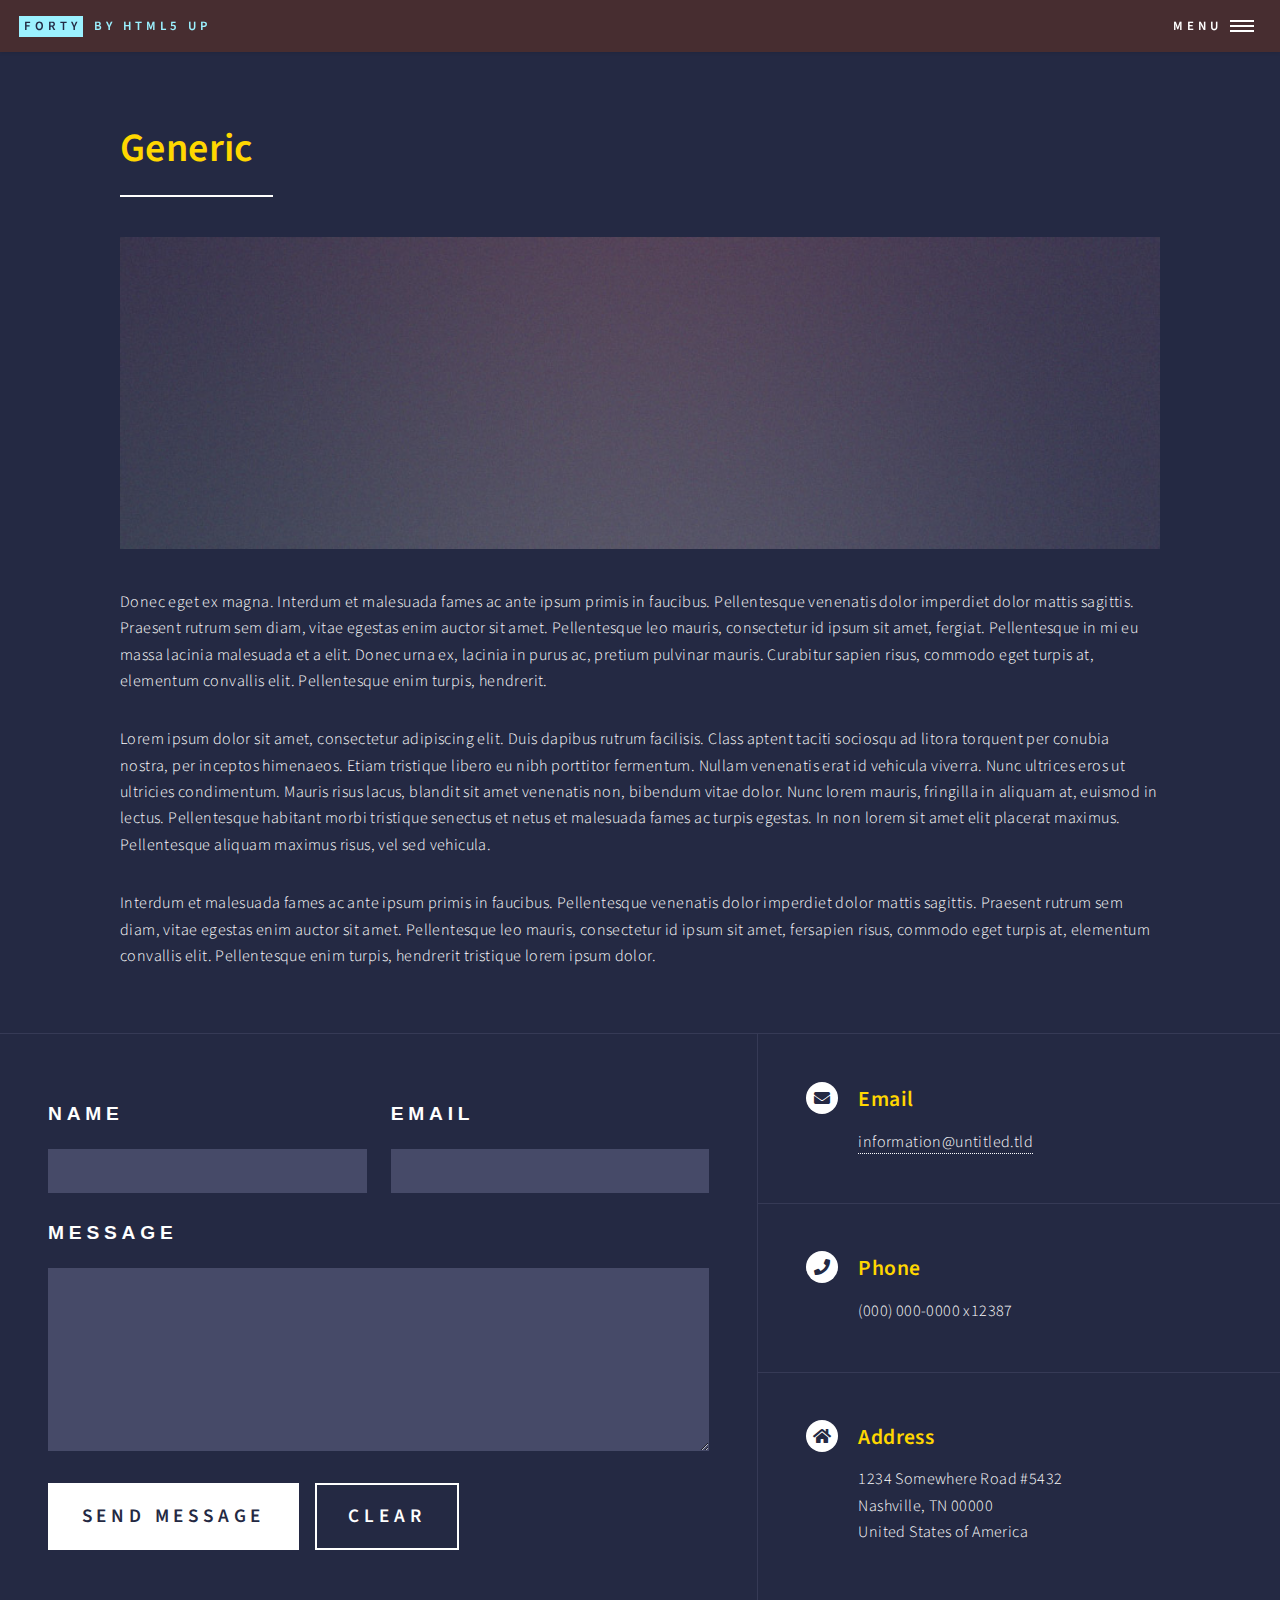
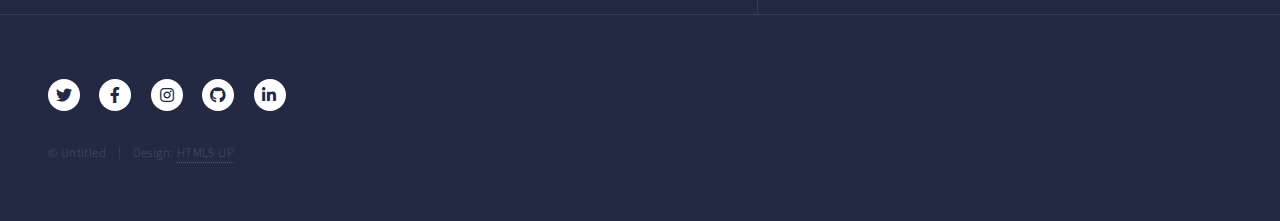
<file: generic.html>
<!DOCTYPE HTML>
<!--
	Forty by HTML5 UP
	html5up.net | @ajlkn
	Free for personal and commercial use under the CCA 3.0 license (html5up.net/license)
-->
<html>
	<head>
		<title>Generic - Forty by HTML5 UP</title>
		<meta charset="utf-8" />
		<meta name="viewport" content="width=device-width, initial-scale=1, user-scalable=no" />
		<link rel="stylesheet" href="assets/css/main.css" />
		<noscript><link rel="stylesheet" href="assets/css/noscript.css" /></noscript>
	</head>
	<body class="is-preload">

		<!-- Wrapper -->
			<div id="wrapper">

				<!-- Header -->
					<header id="header">
						<a href="index.html" class="logo"><strong>Forty</strong> <span>by HTML5 UP</span></a>
						<nav>
							<a href="#menu">Menu</a>
						</nav>
					</header>

				<!-- Menu -->
					<nav id="menu">
						<ul class="links">
							<li><a href="index.html">Home</a></li>
							<li><a href="landing.html">Landing</a></li>
							<li><a href="generic.html">Generic</a></li>
							<li><a href="elements.html">Elements</a></li>
						</ul>
						<ul class="actions stacked">
							<li><a href="#" class="button primary fit">Get Started</a></li>
							<li><a href="#" class="button fit">Log In</a></li>
						</ul>
					</nav>

				<!-- Main -->
					<div id="main" class="alt">

						<!-- One -->
							<section id="one">
								<div class="inner">
									<header class="major">
										<h1>Generic</h1>
									</header>
									<span class="image main"><img src="images/pic11.jpg" alt="" /></span>
									<p>Donec eget ex magna. Interdum et malesuada fames ac ante ipsum primis in faucibus. Pellentesque venenatis dolor imperdiet dolor mattis sagittis. Praesent rutrum sem diam, vitae egestas enim auctor sit amet. Pellentesque leo mauris, consectetur id ipsum sit amet, fergiat. Pellentesque in mi eu massa lacinia malesuada et a elit. Donec urna ex, lacinia in purus ac, pretium pulvinar mauris. Curabitur sapien risus, commodo eget turpis at, elementum convallis elit. Pellentesque enim turpis, hendrerit.</p>
									<p>Lorem ipsum dolor sit amet, consectetur adipiscing elit. Duis dapibus rutrum facilisis. Class aptent taciti sociosqu ad litora torquent per conubia nostra, per inceptos himenaeos. Etiam tristique libero eu nibh porttitor fermentum. Nullam venenatis erat id vehicula viverra. Nunc ultrices eros ut ultricies condimentum. Mauris risus lacus, blandit sit amet venenatis non, bibendum vitae dolor. Nunc lorem mauris, fringilla in aliquam at, euismod in lectus. Pellentesque habitant morbi tristique senectus et netus et malesuada fames ac turpis egestas. In non lorem sit amet elit placerat maximus. Pellentesque aliquam maximus risus, vel sed vehicula.</p>
									<p>Interdum et malesuada fames ac ante ipsum primis in faucibus. Pellentesque venenatis dolor imperdiet dolor mattis sagittis. Praesent rutrum sem diam, vitae egestas enim auctor sit amet. Pellentesque leo mauris, consectetur id ipsum sit amet, fersapien risus, commodo eget turpis at, elementum convallis elit. Pellentesque enim turpis, hendrerit tristique lorem ipsum dolor.</p>
								</div>
							</section>

					</div>

				<!-- Contact -->
					<section id="contact">
						<div class="inner">
							<section>
								<form method="post" action="#">
									<div class="fields">
										<div class="field half">
											<label for="name">Name</label>
											<input type="text" name="name" id="name" />
										</div>
										<div class="field half">
											<label for="email">Email</label>
											<input type="text" name="email" id="email" />
										</div>
										<div class="field">
											<label for="message">Message</label>
											<textarea name="message" id="message" rows="6"></textarea>
										</div>
									</div>
									<ul class="actions">
										<li><input type="submit" value="Send Message" class="primary" /></li>
										<li><input type="reset" value="Clear" /></li>
									</ul>
								</form>
							</section>
							<section class="split">
								<section>
									<div class="contact-method">
										<span class="icon solid alt fa-envelope"></span>
										<h3>Email</h3>
										<a href="#">information@untitled.tld</a>
									</div>
								</section>
								<section>
									<div class="contact-method">
										<span class="icon solid alt fa-phone"></span>
										<h3>Phone</h3>
										<span>(000) 000-0000 x12387</span>
									</div>
								</section>
								<section>
									<div class="contact-method">
										<span class="icon solid alt fa-home"></span>
										<h3>Address</h3>
										<span>1234 Somewhere Road #5432<br />
										Nashville, TN 00000<br />
										United States of America</span>
									</div>
								</section>
							</section>
						</div>
					</section>

				<!-- Footer -->
					<footer id="footer">
						<div class="inner">
							<ul class="icons">
								<li><a href="#" class="icon brands alt fa-twitter"><span class="label">Twitter</span></a></li>
								<li><a href="#" class="icon brands alt fa-facebook-f"><span class="label">Facebook</span></a></li>
								<li><a href="#" class="icon brands alt fa-instagram"><span class="label">Instagram</span></a></li>
								<li><a href="#" class="icon brands alt fa-github"><span class="label">GitHub</span></a></li>
								<li><a href="#" class="icon brands alt fa-linkedin-in"><span class="label">LinkedIn</span></a></li>
							</ul>
							<ul class="copyright">
								<li>&copy; Untitled</li><li>Design: <a href="https://html5up.net">HTML5 UP</a></li>
							</ul>
						</div>
					</footer>

			</div>

		<!-- Scripts -->
			<script src="assets/js/jquery.min.js"></script>
			<script src="assets/js/jquery.scrolly.min.js"></script>
			<script src="assets/js/jquery.scrollex.min.js"></script>
			<script src="assets/js/browser.min.js"></script>
			<script src="assets/js/breakpoints.min.js"></script>
			<script src="assets/js/util.js"></script>
			<script src="assets/js/main.js"></script>

	</body>
</html>
</file>
<file: 1/assets/css/noscript.css>
/*
	Forty by HTML5 UP
	html5up.net | @ajlkn
	Free for personal and commercial use under the CCA 3.0 license (html5up.net/license)
*/

/* Banner */

	body.is-preload #banner:after {
		opacity: 0.85;
	}

	body.is-preload #banner > .inner {
		-moz-filter: none;
		-webkit-filter: none;
		-ms-filter: none;
		filter: none;
		-moz-transform: none;
		-webkit-transform: none;
		-ms-transform: none;
		transform: none;
		opacity: 1;
	}
</file>
<file: 北歐風/assets/css/noscript.css>
/*
	Lens by HTML5 UP
	html5up.net | @ajlkn
	Free for personal and commercial use under the CCA 3.0 license (html5up.net/license)
*/

/* Main */

	#main {
		opacity: 1 !important;
		right: 0 !important;
	}

	body:before {
		content: 'Javascript is disabled :(';
		display: block;
		position: absolute;
		top: 50%;
		width: calc(100% - 22.5em * 0.333333333);
		height: 4em;
		margin-top: -2em;
		color: #282828;
		cursor: default;
		font-size: 3em;
		line-height: 4em;
		text-align: center;
		white-space: nowrap;
		left: 0;
	}
</file>
<file: 地中海風/assets/css/noscript.css>
/*
	Lens by HTML5 UP
	html5up.net | @ajlkn
	Free for personal and commercial use under the CCA 3.0 license (html5up.net/license)
*/

/* Main */

	#main {
		opacity: 1 !important;
		right: 0 !important;
	}

	body:before {
		content: 'Javascript is disabled :(';
		display: block;
		position: absolute;
		top: 50%;
		width: calc(100% - 22.5em * 0.333333333);
		height: 4em;
		margin-top: -2em;
		color: #282828;
		cursor: default;
		font-size: 3em;
		line-height: 4em;
		text-align: center;
		white-space: nowrap;
		left: 0;
	}
</file>
<file: 工業風/assets/css/noscript.css>
/*
	Lens by HTML5 UP
	html5up.net | @ajlkn
	Free for personal and commercial use under the CCA 3.0 license (html5up.net/license)
*/

/* Main */

	#main {
		opacity: 1 !important;
		right: 0 !important;
	}

	body:before {
		content: 'Javascript is disabled :(';
		display: block;
		position: absolute;
		top: 50%;
		width: calc(100% - 22.5em * 0.333333333);
		height: 4em;
		margin-top: -2em;
		color: #282828;
		cursor: default;
		font-size: 3em;
		line-height: 4em;
		text-align: center;
		white-space: nowrap;
		left: 0;
	}
</file>
<file: assets/css/noscript.css>
/*
	Forty by HTML5 UP
	html5up.net | @ajlkn
	Free for personal and commercial use under the CCA 3.0 license (html5up.net/license)
*/

/* Banner */

	body.is-preload #banner:after {
		opacity: 0.85;
	}

	body.is-preload #banner > .inner {
		-moz-filter: none;
		-webkit-filter: none;
		-ms-filter: none;
		filter: none;
		-moz-transform: none;
		-webkit-transform: none;
		-ms-transform: none;
		transform: none;
		opacity: 1;
	}
</file>
<file: 1/assets/css/main.css>
@import url(fontawesome-all.min.css);
@import url("https://fonts.googleapis.com/css?family=Source+Sans+Pro:300,300italic,600,600italic");

/*
	Forty by HTML5 UP
	html5up.net | @ajlkn
	Free for personal and commercial use under the CCA 3.0 license (html5up.net/license)
*/

html, body, div, span, applet, object,
iframe, h1, h2, h3, h4, h5, h6, p, blockquote,
pre, a, abbr, acronym, address, big, cite,
code, del, dfn, em, img, ins, kbd, q, s, samp,
small, strike, strong, sub, sup, tt, var, b,
u, i, center, dl, dt, dd, ol, ul, li, fieldset,
form, label, legend, table, caption, tbody,
tfoot, thead, tr, th, td, article, aside,
canvas, details, embed, figure, figcaption,
footer, header, hgroup, menu, nav, output, ruby,
section, summary, time, mark, audio, video {
	margin: 0;
	padding: 0;
	border: 0;
	font-size: 100%;
	font: inherit;
	vertical-align: baseline;}

article, aside, details, figcaption, figure,
footer, header, hgroup, menu, nav, section {
	display: block;}

body {
	line-height: 1;
}

ol, ul {
	list-style: none;
}

blockquote, q {
	quotes: none;
}

	blockquote:before, blockquote:after, q:before, q:after {
		content: '';
		content: none;
	}

table {
	border-collapse: collapse;
	border-spacing: 0;
}

body {
	-webkit-text-size-adjust: none;
}

mark {
	background-color: transparent;
	color: inherit;
}

input::-moz-focus-inner {
	border: 0;
	padding: 0;
}

input, select, textarea {
	-moz-appearance: none;
	-webkit-appearance: none;
	-ms-appearance: none;
	appearance: none;
}

/* Basic */

	@-ms-viewport {
		width: device-width;
	}

	body {
		-ms-overflow-style: scrollbar;
	}

	@media screen and (max-width: 480px) {

		html, body {
			min-width: 320px;
		}

	}

	html {
		box-sizing: border-box;
	}

	*, *:before, *:after {
		box-sizing: inherit;
	}

	body {
		background: #723d46;  /* aaron:全站背景色 */
	}

		body.is-preload *, body.is-preload *:before, body.is-preload *:after {
			-moz-animation: none !important;
			-webkit-animation: none !important;
			-ms-animation: none !important;
			animation: none !important;
			-moz-transition: none !important;
			-webkit-transition: none !important;
			-ms-transition: none !important;
			transition: none !important;
		}

/* Type */

	body, input, select, textarea {
		color: #ffffff;
		font-family: "Source Sans Pro", Helvetica, sans-serif;
		font-size: 17pt;
		font-weight: 300;
		letter-spacing: 0.025em;
		line-height: 1.65;
	}

		@media screen and (max-width: 1680px) {

			body, input, select, textarea {
				font-size: 14pt;
			}

		}

		@media screen and (max-width: 1280px) {

			body, input, select, textarea {
				font-size: 12pt;
			}

		}

		@media screen and (max-width: 360px) {

			body, input, select, textarea {
				font-size: 11pt;
			}

		}

	a {
		-moz-transition: color 0.2s ease-in-out, border-bottom-color 0.2s ease-in-out;
		-webkit-transition: color 0.2s ease-in-out, border-bottom-color 0.2s ease-in-out;
		-ms-transition: color 0.2s ease-in-out, border-bottom-color 0.2s ease-in-out;
		transition: color 0.2s ease-in-out, border-bottom-color 0.2s ease-in-out;
		border-bottom: dotted 1px;
		color: inherit;
		text-decoration: none;
	}

		a:hover {
			border-bottom-color: transparent;
			color: #9bf1ff !important;
		}

		a:active {
			color: #53e3fb !important;
		}

	strong, b {
		color: #ffffff;
		font-weight: 600;
	}

	em, i {
		font-style: italic;
	}

	p {
		margin: 0 0 2em 0;
	}

	h1, h2, h3, h4, h5, h6 {
		color: #FFD700; /* 改為金色 */
		font-weight: 600;
		line-height: 1.65;
		margin: 0 0 1em 0;
	}

		h1 a, h2 a, h3 a, h4 a, h5 a, h6 a {
			color: inherit;
			border-bottom: 0;
		}

	h1 {
		font-size: 2.5em;
	}

	h2 {
		font-size: 1.75em;
	}

	h3 {
		font-size: 1.35em;
	}

	h4 {
		font-size: 1.1em;
	}

	h5 {
		font-size: 0.9em;
	}

	h6 {
		font-size: 0.7em;
	}

	@media screen and (max-width: 736px) {

		h1 {
			font-size: 2em;
		}

		h2 {
			font-size: 1.5em;
		}

		h3 {
			font-size: 1.25em;
		}

	}

	sub {
		font-size: 0.8em;
		position: relative;
		top: 0.5em;
	}

	sup {
		font-size: 0.8em;
		position: relative;
		top: -0.5em;
	}

	blockquote {
		border-left: solid 4px rgba(212, 212, 255, 0.1);
		font-style: italic;
		margin: 0 0 2em 0;
		padding: 0.5em 0 0.5em 2em;
	}

	code {
		background: rgba(212, 212, 255, 0.035);
		font-family: "Courier New", monospace;
		font-size: 0.9em;
		margin: 0 0.25em;
		padding: 0.25em 0.65em;
	}

	pre {
		-webkit-overflow-scrolling: touch;
		font-family: "Courier New", monospace;
		font-size: 0.9em;
		margin: 0 0 2em 0;
	}

		pre code {
			display: block;
			line-height: 1.75;
			padding: 1em 1.5em;
			overflow-x: auto;
		}

	hr {
		border: 0;
		border-bottom: solid 1px rgba(212, 212, 255, 0.1);
		margin: 2em 0;
	}

		hr.major {
			margin: 3em 0;
		}

	.align-left {
		text-align: left;
	}

	.align-center {
		text-align: center;
	}

	.align-right {
		text-align: right;
	}

/* Row */

	.row {
		display: flex;
		flex-wrap: wrap;
		box-sizing: border-box;
		align-items: stretch;
	}

		.row > * {
			box-sizing: border-box;
		}

		.row.gtr-uniform > * > :last-child {
			margin-bottom: 0;
		}

		.row.aln-left {
			justify-content: flex-start;
		}

		.row.aln-center {
			justify-content: center;
		}

		.row.aln-right {
			justify-content: flex-end;
		}

		.row.aln-top {
			align-items: flex-start;
		}

		.row.aln-middle {
			align-items: center;
		}

		.row.aln-bottom {
			align-items: flex-end;
		}

		.row > .imp {
			order: -1;
		}

		.row > .col-1 {
			width: 8.33333%;
		}

		.row > .off-1 {
			margin-left: 8.33333%;
		}

		.row > .col-2 {
			width: 16.66667%;
		}

		.row > .off-2 {
			margin-left: 16.66667%;
		}

		.row > .col-3 {
			width: 25%;
		}

		.row > .off-3 {
			margin-left: 25%;
		}

		.row > .col-4 {
			width: 33.33333%;
		}

		.row > .off-4 {
			margin-left: 33.33333%;
		}

		.row > .col-5 {
			width: 41.66667%;
		}

		.row > .off-5 {
			margin-left: 41.66667%;
		}

		.row > .col-6 {
			width: 50%;
		}

		.row > .off-6 {
			margin-left: 50%;
		}

		.row > .col-7 {
			width: 58.33333%;
		}

		.row > .off-7 {
			margin-left: 58.33333%;
		}

		.row > .col-8 {
			width: 66.66667%;
		}

		.row > .off-8 {
			margin-left: 66.66667%;
		}

		.row > .col-9 {
			width: 75%;
		}

		.row > .off-9 {
			margin-left: 75%;
		}

		.row > .col-10 {
			width: 83.33333%;
		}

		.row > .off-10 {
			margin-left: 83.33333%;
		}

		.row > .col-11 {
			width: 91.66667%;
		}

		.row > .off-11 {
			margin-left: 91.66667%;
		}

		.row > .col-12 {
			width: 100%;
		}

		.row > .off-12 {
			margin-left: 100%;
		}

		.row.gtr-0 {
			margin-top: 0;
			margin-left: 0em;
		}

			.row.gtr-0 > * {
				padding: 0 0 0 0em;
			}

			.row.gtr-0.gtr-uniform {
				margin-top: 0em;
			}

				.row.gtr-0.gtr-uniform > * {
					padding-top: 0em;
				}

		.row.gtr-25 {
			margin-top: 0;
			margin-left: -0.5em;
		}

			.row.gtr-25 > * {
				padding: 0 0 0 0.5em;
			}

			.row.gtr-25.gtr-uniform {
				margin-top: -0.5em;
			}

				.row.gtr-25.gtr-uniform > * {
					padding-top: 0.5em;
				}

		.row.gtr-50 {
			margin-top: 0;
			margin-left: -1em;
		}

			.row.gtr-50 > * {
				padding: 0 0 0 1em;
			}

			.row.gtr-50.gtr-uniform {
				margin-top: -1em;
			}

				.row.gtr-50.gtr-uniform > * {
					padding-top: 1em;
				}

		.row {
			margin-top: 0;
			margin-left: -2em;
		}

			.row > * {
				padding: 0 0 0 2em;
			}

			.row.gtr-uniform {
				margin-top: -2em;
			}

				.row.gtr-uniform > * {
					padding-top: 2em;
				}

		.row.gtr-150 {
			margin-top: 0;
			margin-left: -3em;
		}

			.row.gtr-150 > * {
				padding: 0 0 0 3em;
			}

			.row.gtr-150.gtr-uniform {
				margin-top: -3em;
			}

				.row.gtr-150.gtr-uniform > * {
					padding-top: 3em;
				}

		.row.gtr-200 {
			margin-top: 0;
			margin-left: -4em;
		}

			.row.gtr-200 > * {
				padding: 0 0 0 4em;
			}

			.row.gtr-200.gtr-uniform {
				margin-top: -4em;
			}

				.row.gtr-200.gtr-uniform > * {
					padding-top: 4em;
				}

		@media screen and (max-width: 1680px) {

			.row {
				display: flex;
				flex-wrap: wrap;
				box-sizing: border-box;
				align-items: stretch;
			}

				.row > * {
					box-sizing: border-box;
				}

				.row.gtr-uniform > * > :last-child {
					margin-bottom: 0;
				}

				.row.aln-left {
					justify-content: flex-start;
				}

				.row.aln-center {
					justify-content: center;
				}

				.row.aln-right {
					justify-content: flex-end;
				}

				.row.aln-top {
					align-items: flex-start;
				}

				.row.aln-middle {
					align-items: center;
				}

				.row.aln-bottom {
					align-items: flex-end;
				}

				.row > .imp-xlarge {
					order: -1;
				}

				.row > .col-1-xlarge {
					width: 8.33333%;
				}

				.row > .off-1-xlarge {
					margin-left: 8.33333%;
				}

				.row > .col-2-xlarge {
					width: 16.66667%;
				}

				.row > .off-2-xlarge {
					margin-left: 16.66667%;
				}

				.row > .col-3-xlarge {
					width: 25%;
				}

				.row > .off-3-xlarge {
					margin-left: 25%;
				}

				.row > .col-4-xlarge {
					width: 33.33333%;
				}

				.row > .off-4-xlarge {
					margin-left: 33.33333%;
				}

				.row > .col-5-xlarge {
					width: 41.66667%;
				}

				.row > .off-5-xlarge {
					margin-left: 41.66667%;
				}

				.row > .col-6-xlarge {
					width: 50%;
				}

				.row > .off-6-xlarge {
					margin-left: 50%;
				}

				.row > .col-7-xlarge {
					width: 58.33333%;
				}

				.row > .off-7-xlarge {
					margin-left: 58.33333%;
				}

				.row > .col-8-xlarge {
					width: 66.66667%;
				}

				.row > .off-8-xlarge {
					margin-left: 66.66667%;
				}

				.row > .col-9-xlarge {
					width: 75%;
				}

				.row > .off-9-xlarge {
					margin-left: 75%;
				}

				.row > .col-10-xlarge {
					width: 83.33333%;
				}

				.row > .off-10-xlarge {
					margin-left: 83.33333%;
				}

				.row > .col-11-xlarge {
					width: 91.66667%;
				}

				.row > .off-11-xlarge {
					margin-left: 91.66667%;
				}

				.row > .col-12-xlarge {
					width: 100%;
				}

				.row > .off-12-xlarge {
					margin-left: 100%;
				}

				.row.gtr-0 {
					margin-top: 0;
					margin-left: 0em;
				}

					.row.gtr-0 > * {
						padding: 0 0 0 0em;
					}

					.row.gtr-0.gtr-uniform {
						margin-top: 0em;
					}

						.row.gtr-0.gtr-uniform > * {
							padding-top: 0em;
						}

				.row.gtr-25 {
					margin-top: 0;
					margin-left: -0.5em;
				}

					.row.gtr-25 > * {
						padding: 0 0 0 0.5em;
					}

					.row.gtr-25.gtr-uniform {
						margin-top: -0.5em;
					}

						.row.gtr-25.gtr-uniform > * {
							padding-top: 0.5em;
						}

				.row.gtr-50 {
					margin-top: 0;
					margin-left: -1em;
				}

					.row.gtr-50 > * {
						padding: 0 0 0 1em;
					}

					.row.gtr-50.gtr-uniform {
						margin-top: -1em;
					}

						.row.gtr-50.gtr-uniform > * {
							padding-top: 1em;
						}

				.row {
					margin-top: 0;
					margin-left: -2em;
				}

					.row > * {
						padding: 0 0 0 2em;
					}

					.row.gtr-uniform {
						margin-top: -2em;
					}

						.row.gtr-uniform > * {
							padding-top: 2em;
						}

				.row.gtr-150 {
					margin-top: 0;
					margin-left: -3em;
				}

					.row.gtr-150 > * {
						padding: 0 0 0 3em;
					}

					.row.gtr-150.gtr-uniform {
						margin-top: -3em;
					}

						.row.gtr-150.gtr-uniform > * {
							padding-top: 3em;
						}

				.row.gtr-200 {
					margin-top: 0;
					margin-left: -4em;
				}

					.row.gtr-200 > * {
						padding: 0 0 0 4em;
					}

					.row.gtr-200.gtr-uniform {
						margin-top: -4em;
					}

						.row.gtr-200.gtr-uniform > * {
							padding-top: 4em;
						}

		}

		@media screen and (max-width: 1280px) {

			.row {
				display: flex;
				flex-wrap: wrap;
				box-sizing: border-box;
				align-items: stretch;
			}

				.row > * {
					box-sizing: border-box;
				}

				.row.gtr-uniform > * > :last-child {
					margin-bottom: 0;
				}

				.row.aln-left {
					justify-content: flex-start;
				}

				.row.aln-center {
					justify-content: center;
				}

				.row.aln-right {
					justify-content: flex-end;
				}

				.row.aln-top {
					align-items: flex-start;
				}

				.row.aln-middle {
					align-items: center;
				}

				.row.aln-bottom {
					align-items: flex-end;
				}

				.row > .imp-large {
					order: -1;
				}

				.row > .col-1-large {
					width: 8.33333%;
				}

				.row > .off-1-large {
					margin-left: 8.33333%;
				}

				.row > .col-2-large {
					width: 16.66667%;
				}

				.row > .off-2-large {
					margin-left: 16.66667%;
				}

				.row > .col-3-large {
					width: 25%;
				}

				.row > .off-3-large {
					margin-left: 25%;
				}

				.row > .col-4-large {
					width: 33.33333%;
				}

				.row > .off-4-large {
					margin-left: 33.33333%;
				}

				.row > .col-5-large {
					width: 41.66667%;
				}

				.row > .off-5-large {
					margin-left: 41.66667%;
				}

				.row > .col-6-large {
					width: 50%;
				}

				.row > .off-6-large {
					margin-left: 50%;
				}

				.row > .col-7-large {
					width: 58.33333%;
				}

				.row > .off-7-large {
					margin-left: 58.33333%;
				}

				.row > .col-8-large {
					width: 66.66667%;
				}

				.row > .off-8-large {
					margin-left: 66.66667%;
				}

				.row > .col-9-large {
					width: 75%;
				}

				.row > .off-9-large {
					margin-left: 75%;
				}

				.row > .col-10-large {
					width: 83.33333%;
				}

				.row > .off-10-large {
					margin-left: 83.33333%;
				}

				.row > .col-11-large {
					width: 91.66667%;
				}

				.row > .off-11-large {
					margin-left: 91.66667%;
				}

				.row > .col-12-large {
					width: 100%;
				}

				.row > .off-12-large {
					margin-left: 100%;
				}

				.row.gtr-0 {
					margin-top: 0;
					margin-left: 0em;
				}

					.row.gtr-0 > * {
						padding: 0 0 0 0em;
					}

					.row.gtr-0.gtr-uniform {
						margin-top: 0em;
					}

						.row.gtr-0.gtr-uniform > * {
							padding-top: 0em;
						}

				.row.gtr-25 {
					margin-top: 0;
					margin-left: -0.375em;
				}

					.row.gtr-25 > * {
						padding: 0 0 0 0.375em;
					}

					.row.gtr-25.gtr-uniform {
						margin-top: -0.375em;
					}

						.row.gtr-25.gtr-uniform > * {
							padding-top: 0.375em;
						}

				.row.gtr-50 {
					margin-top: 0;
					margin-left: -0.75em;
				}

					.row.gtr-50 > * {
						padding: 0 0 0 0.75em;
					}

					.row.gtr-50.gtr-uniform {
						margin-top: -0.75em;
					}

						.row.gtr-50.gtr-uniform > * {
							padding-top: 0.75em;
						}

				.row {
					margin-top: 0;
					margin-left: -1.5em;
				}

					.row > * {
						padding: 0 0 0 1.5em;
					}

					.row.gtr-uniform {
						margin-top: -1.5em;
					}

						.row.gtr-uniform > * {
							padding-top: 1.5em;
						}

				.row.gtr-150 {
					margin-top: 0;
					margin-left: -2.25em;
				}

					.row.gtr-150 > * {
						padding: 0 0 0 2.25em;
					}

					.row.gtr-150.gtr-uniform {
						margin-top: -2.25em;
					}

						.row.gtr-150.gtr-uniform > * {
							padding-top: 2.25em;
						}

				.row.gtr-200 {
					margin-top: 0;
					margin-left: -3em;
				}

					.row.gtr-200 > * {
						padding: 0 0 0 3em;
					}

					.row.gtr-200.gtr-uniform {
						margin-top: -3em;
					}

						.row.gtr-200.gtr-uniform > * {
							padding-top: 3em;
						}

		}

		@media screen and (max-width: 980px) {

			.row {
				display: flex;
				flex-wrap: wrap;
				box-sizing: border-box;
				align-items: stretch;
			}

				.row > * {
					box-sizing: border-box;
				}

				.row.gtr-uniform > * > :last-child {
					margin-bottom: 0;
				}

				.row.aln-left {
					justify-content: flex-start;
				}

				.row.aln-center {
					justify-content: center;
				}

				.row.aln-right {
					justify-content: flex-end;
				}

				.row.aln-top {
					align-items: flex-start;
				}

				.row.aln-middle {
					align-items: center;
				}

				.row.aln-bottom {
					align-items: flex-end;
				}

				.row > .imp-medium {
					order: -1;
				}

				.row > .col-1-medium {
					width: 8.33333%;
				}

				.row > .off-1-medium {
					margin-left: 8.33333%;
				}

				.row > .col-2-medium {
					width: 16.66667%;
				}

				.row > .off-2-medium {
					margin-left: 16.66667%;
				}

				.row > .col-3-medium {
					width: 25%;
				}

				.row > .off-3-medium {
					margin-left: 25%;
				}

				.row > .col-4-medium {
					width: 33.33333%;
				}

				.row > .off-4-medium {
					margin-left: 33.33333%;
				}

				.row > .col-5-medium {
					width: 41.66667%;
				}

				.row > .off-5-medium {
					margin-left: 41.66667%;
				}

				.row > .col-6-medium {
					width: 50%;
				}

				.row > .off-6-medium {
					margin-left: 50%;
				}

				.row > .col-7-medium {
					width: 58.33333%;
				}

				.row > .off-7-medium {
					margin-left: 58.33333%;
				}

				.row > .col-8-medium {
					width: 66.66667%;
				}

				.row > .off-8-medium {
					margin-left: 66.66667%;
				}

				.row > .col-9-medium {
					width: 75%;
				}

				.row > .off-9-medium {
					margin-left: 75%;
				}

				.row > .col-10-medium {
					width: 83.33333%;
				}

				.row > .off-10-medium {
					margin-left: 83.33333%;
				}

				.row > .col-11-medium {
					width: 91.66667%;
				}

				.row > .off-11-medium {
					margin-left: 91.66667%;
				}

				.row > .col-12-medium {
					width: 100%;
				}

				.row > .off-12-medium {
					margin-left: 100%;
				}

				.row.gtr-0 {
					margin-top: 0;
					margin-left: 0em;
				}

					.row.gtr-0 > * {
						padding: 0 0 0 0em;
					}

					.row.gtr-0.gtr-uniform {
						margin-top: 0em;
					}

						.row.gtr-0.gtr-uniform > * {
							padding-top: 0em;
						}

				.row.gtr-25 {
					margin-top: 0;
					margin-left: -0.375em;
				}

					.row.gtr-25 > * {
						padding: 0 0 0 0.375em;
					}

					.row.gtr-25.gtr-uniform {
						margin-top: -0.375em;
					}

						.row.gtr-25.gtr-uniform > * {
							padding-top: 0.375em;
						}

				.row.gtr-50 {
					margin-top: 0;
					margin-left: -0.75em;
				}

					.row.gtr-50 > * {
						padding: 0 0 0 0.75em;
					}

					.row.gtr-50.gtr-uniform {
						margin-top: -0.75em;
					}

						.row.gtr-50.gtr-uniform > * {
							padding-top: 0.75em;
						}

				.row {
					margin-top: 0;
					margin-left: -1.5em;
				}

					.row > * {
						padding: 0 0 0 1.5em;
					}

					.row.gtr-uniform {
						margin-top: -1.5em;
					}

						.row.gtr-uniform > * {
							padding-top: 1.5em;
						}

				.row.gtr-150 {
					margin-top: 0;
					margin-left: -2.25em;
				}

					.row.gtr-150 > * {
						padding: 0 0 0 2.25em;
					}

					.row.gtr-150.gtr-uniform {
						margin-top: -2.25em;
					}

						.row.gtr-150.gtr-uniform > * {
							padding-top: 2.25em;
						}

				.row.gtr-200 {
					margin-top: 0;
					margin-left: -3em;
				}

					.row.gtr-200 > * {
						padding: 0 0 0 3em;
					}

					.row.gtr-200.gtr-uniform {
						margin-top: -3em;
					}

						.row.gtr-200.gtr-uniform > * {
							padding-top: 3em;
						}

		}

		@media screen and (max-width: 736px) {

			.row {
				display: flex;
				flex-wrap: wrap;
				box-sizing: border-box;
				align-items: stretch;
			}

				.row > * {
					box-sizing: border-box;
				}

				.row.gtr-uniform > * > :last-child {
					margin-bottom: 0;
				}

				.row.aln-left {
					justify-content: flex-start;
				}

				.row.aln-center {
					justify-content: center;
				}

				.row.aln-right {
					justify-content: flex-end;
				}

				.row.aln-top {
					align-items: flex-start;
				}

				.row.aln-middle {
					align-items: center;
				}

				.row.aln-bottom {
					align-items: flex-end;
				}

				.row > .imp-small {
					order: -1;
				}

				.row > .col-1-small {
					width: 8.33333%;
				}

				.row > .off-1-small {
					margin-left: 8.33333%;
				}

				.row > .col-2-small {
					width: 16.66667%;
				}

				.row > .off-2-small {
					margin-left: 16.66667%;
				}

				.row > .col-3-small {
					width: 25%;
				}

				.row > .off-3-small {
					margin-left: 25%;
				}

				.row > .col-4-small {
					width: 33.33333%;
				}

				.row > .off-4-small {
					margin-left: 33.33333%;
				}

				.row > .col-5-small {
					width: 41.66667%;
				}

				.row > .off-5-small {
					margin-left: 41.66667%;
				}

				.row > .col-6-small {
					width: 50%;
				}

				.row > .off-6-small {
					margin-left: 50%;
				}

				.row > .col-7-small {
					width: 58.33333%;
				}

				.row > .off-7-small {
					margin-left: 58.33333%;
				}

				.row > .col-8-small {
					width: 66.66667%;
				}

				.row > .off-8-small {
					margin-left: 66.66667%;
				}

				.row > .col-9-small {
					width: 75%;
				}

				.row > .off-9-small {
					margin-left: 75%;
				}

				.row > .col-10-small {
					width: 83.33333%;
				}

				.row > .off-10-small {
					margin-left: 83.33333%;
				}

				.row > .col-11-small {
					width: 91.66667%;
				}

				.row > .off-11-small {
					margin-left: 91.66667%;
				}

				.row > .col-12-small {
					width: 100%;
				}

				.row > .off-12-small {
					margin-left: 100%;
				}

				.row.gtr-0 {
					margin-top: 0;
					margin-left: 0em;
				}

					.row.gtr-0 > * {
						padding: 0 0 0 0em;
					}

					.row.gtr-0.gtr-uniform {
						margin-top: 0em;
					}

						.row.gtr-0.gtr-uniform > * {
							padding-top: 0em;
						}

				.row.gtr-25 {
					margin-top: 0;
					margin-left: -0.3125em;
				}

					.row.gtr-25 > * {
						padding: 0 0 0 0.3125em;
					}

					.row.gtr-25.gtr-uniform {
						margin-top: -0.3125em;
					}

						.row.gtr-25.gtr-uniform > * {
							padding-top: 0.3125em;
						}

				.row.gtr-50 {
					margin-top: 0;
					margin-left: -0.625em;
				}

					.row.gtr-50 > * {
						padding: 0 0 0 0.625em;
					}

					.row.gtr-50.gtr-uniform {
						margin-top: -0.625em;
					}

						.row.gtr-50.gtr-uniform > * {
							padding-top: 0.625em;
						}

				.row {
					margin-top: 0;
					margin-left: -1.25em;
				}

					.row > * {
						padding: 0 0 0 1.25em;
					}

					.row.gtr-uniform {
						margin-top: -1.25em;
					}

						.row.gtr-uniform > * {
							padding-top: 1.25em;
						}

				.row.gtr-150 {
					margin-top: 0;
					margin-left: -1.875em;
				}

					.row.gtr-150 > * {
						padding: 0 0 0 1.875em;
					}

					.row.gtr-150.gtr-uniform {
						margin-top: -1.875em;
					}

						.row.gtr-150.gtr-uniform > * {
							padding-top: 1.875em;
						}

				.row.gtr-200 {
					margin-top: 0;
					margin-left: -2.5em;
				}

					.row.gtr-200 > * {
						padding: 0 0 0 2.5em;
					}

					.row.gtr-200.gtr-uniform {
						margin-top: -2.5em;
					}

						.row.gtr-200.gtr-uniform > * {
							padding-top: 2.5em;
						}

		}

		@media screen and (max-width: 480px) {

			.row {
				display: flex;
				flex-wrap: wrap;
				box-sizing: border-box;
				align-items: stretch;
			}

				.row > * {
					box-sizing: border-box;
				}

				.row.gtr-uniform > * > :last-child {
					margin-bottom: 0;
				}

				.row.aln-left {
					justify-content: flex-start;
				}

				.row.aln-center {
					justify-content: center;
				}

				.row.aln-right {
					justify-content: flex-end;
				}

				.row.aln-top {
					align-items: flex-start;
				}

				.row.aln-middle {
					align-items: center;
				}

				.row.aln-bottom {
					align-items: flex-end;
				}

				.row > .imp-xsmall {
					order: -1;
				}

				.row > .col-1-xsmall {
					width: 8.33333%;
				}

				.row > .off-1-xsmall {
					margin-left: 8.33333%;
				}

				.row > .col-2-xsmall {
					width: 16.66667%;
				}

				.row > .off-2-xsmall {
					margin-left: 16.66667%;
				}

				.row > .col-3-xsmall {
					width: 25%;
				}

				.row > .off-3-xsmall {
					margin-left: 25%;
				}

				.row > .col-4-xsmall {
					width: 33.33333%;
				}

				.row > .off-4-xsmall {
					margin-left: 33.33333%;
				}

				.row > .col-5-xsmall {
					width: 41.66667%;
				}

				.row > .off-5-xsmall {
					margin-left: 41.66667%;
				}

				.row > .col-6-xsmall {
					width: 50%;
				}

				.row > .off-6-xsmall {
					margin-left: 50%;
				}

				.row > .col-7-xsmall {
					width: 58.33333%;
				}

				.row > .off-7-xsmall {
					margin-left: 58.33333%;
				}

				.row > .col-8-xsmall {
					width: 66.66667%;
				}

				.row > .off-8-xsmall {
					margin-left: 66.66667%;
				}

				.row > .col-9-xsmall {
					width: 75%;
				}

				.row > .off-9-xsmall {
					margin-left: 75%;
				}

				.row > .col-10-xsmall {
					width: 83.33333%;
				}

				.row > .off-10-xsmall {
					margin-left: 83.33333%;
				}

				.row > .col-11-xsmall {
					width: 91.66667%;
				}

				.row > .off-11-xsmall {
					margin-left: 91.66667%;
				}

				.row > .col-12-xsmall {
					width: 100%;
				}

				.row > .off-12-xsmall {
					margin-left: 100%;
				}

				.row.gtr-0 {
					margin-top: 0;
					margin-left: 0em;
				}

					.row.gtr-0 > * {
						padding: 0 0 0 0em;
					}

					.row.gtr-0.gtr-uniform {
						margin-top: 0em;
					}

						.row.gtr-0.gtr-uniform > * {
							padding-top: 0em;
						}

				.row.gtr-25 {
					margin-top: 0;
					margin-left: -0.3125em;
				}

					.row.gtr-25 > * {
						padding: 0 0 0 0.3125em;
					}

					.row.gtr-25.gtr-uniform {
						margin-top: -0.3125em;
					}

						.row.gtr-25.gtr-uniform > * {
							padding-top: 0.3125em;
						}

				.row.gtr-50 {
					margin-top: 0;
					margin-left: -0.625em;
				}

					.row.gtr-50 > * {
						padding: 0 0 0 0.625em;
					}

					.row.gtr-50.gtr-uniform {
						margin-top: -0.625em;
					}

						.row.gtr-50.gtr-uniform > * {
							padding-top: 0.625em;
						}

				.row {
					margin-top: 0;
					margin-left: -1.25em;
				}

					.row > * {
						padding: 0 0 0 1.25em;
					}

					.row.gtr-uniform {
						margin-top: -1.25em;
					}

						.row.gtr-uniform > * {
							padding-top: 1.25em;
						}

				.row.gtr-150 {
					margin-top: 0;
					margin-left: -1.875em;
				}

					.row.gtr-150 > * {
						padding: 0 0 0 1.875em;
					}

					.row.gtr-150.gtr-uniform {
						margin-top: -1.875em;
					}

						.row.gtr-150.gtr-uniform > * {
							padding-top: 1.875em;
						}

				.row.gtr-200 {
					margin-top: 0;
					margin-left: -2.5em;
				}

					.row.gtr-200 > * {
						padding: 0 0 0 2.5em;
					}

					.row.gtr-200.gtr-uniform {
						margin-top: -2.5em;
					}

						.row.gtr-200.gtr-uniform > * {
							padding-top: 2.5em;
						}

		}

/* Section/Article */

	section.special, article.special {
		text-align: center;
	}

	header.major {
		width: -moz-max-content;
		width: -webkit-max-content;
		width: -ms-max-content;
		width: max-content;
		margin-bottom: 2em;
	}

		header.major > :first-child {
			margin-bottom: 0;
			width: calc(100% + 0.5em);
		}

			header.major > :first-child:after {
				content: '';
				background-color: #ffffff;
				display: block;
				height: 2px;
				margin: 0.325em 0 0.5em 0;
				width: 100%;
			}

		header.major > p {
			font-size: 0.7em;
			font-weight: 600;
			letter-spacing: 0.25em;
			margin-bottom: 0;
			text-transform: uppercase;
		}

		body.is-ie header.major > :first-child:after {
			max-width: 9em;
		}

		body.is-ie header.major > h1:after {
			max-width: 100% !important;
		}

	@media screen and (max-width: 736px) {

		header.major > p br {
			display: none;
		}

	}

/* Form */

	form {
		margin: 0 0 2em 0;
	}

		form > :last-child {
			margin-bottom: 0;
		}

		form > .fields {
			display: -moz-flex;
			display: -webkit-flex;
			display: -ms-flex;
			display: flex;
			-moz-flex-wrap: wrap;
			-webkit-flex-wrap: wrap;
			-ms-flex-wrap: wrap;
			flex-wrap: wrap;
			width: calc(100% + 3em);
			margin: -1.5em 0 2em -1.5em;
		}

			form > .fields > .field {
				-moz-flex-grow: 0;
				-webkit-flex-grow: 0;
				-ms-flex-grow: 0;
				flex-grow: 0;
				-moz-flex-shrink: 0;
				-webkit-flex-shrink: 0;
				-ms-flex-shrink: 0;
				flex-shrink: 0;
				padding: 1.5em 0 0 1.5em;
				width: calc(100% - 1.5em);
			}

				form > .fields > .field.half {
					width: calc(50% - 0.75em);
				}

				form > .fields > .field.third {
					width: calc(100%/3 - 0.5em);
				}

				form > .fields > .field.quarter {
					width: calc(25% - 0.375em);
				}

		@media screen and (max-width: 480px) {

			form > .fields {
				width: calc(100% + 3em);
				margin: -1.5em 0 2em -1.5em;
			}

				form > .fields > .field {
					padding: 1.5em 0 0 1.5em;
					width: calc(100% - 1.5em);
				}

					form > .fields > .field.half {
						width: calc(100% - 1.5em);
					}

					form > .fields > .field.third {
						width: calc(100% - 1.5em);
					}

					form > .fields > .field.quarter {
						width: calc(100% - 1.5em);
					}

		}

	label {
		color: #ffffff;
		display: block;
		font-size: 1.2em; /* aaron:修改標單的文字大小 */
		font-weight: 600;
		letter-spacing: 0.25em;
		margin: 0 0 1em 0;
		text-transform: uppercase;
		font-family: '微軟正黑體', 'Arial'; /* aaron:修改標單的文字字型 */
	}

	input[type="text"],
	input[type="password"],
	input[type="email"],
	input[type="tel"],
	input[type="search"],
	input[type="url"],
	select,
	textarea {
		-moz-appearance: none;
		-webkit-appearance: none;
		-ms-appearance: none;
		appearance: none;
		background: rgba(212, 212, 255, 0.2);
		border: none;
		border-radius: 0;
		color: inherit;
		display: block;
		outline: 0;
		padding: 0 1em;
		text-decoration: none;
		width: 100%;
	}

		input[type="text"]:invalid,
		input[type="password"]:invalid,
		input[type="email"]:invalid,
		input[type="tel"]:invalid,
		input[type="search"]:invalid,
		input[type="url"]:invalid,
		select:invalid,
		textarea:invalid {
			box-shadow: none;
		}

		input[type="text"]:focus,
		input[type="password"]:focus,
		input[type="email"]:focus,
		input[type="tel"]:focus,
		input[type="search"]:focus,
		input[type="url"]:focus,
		select:focus,
		textarea:focus {
			border-color: #9bf1ff;
			box-shadow: 0 0 0 2px #9bf1ff;
		}

	select {
		background-image: url("data:image/svg+xml;charset=utf8,%3Csvg xmlns='http://www.w3.org/2000/svg' width='40' height='40' preserveAspectRatio='none' viewBox='0 0 40 40'%3E%3Cpath d='M9.4,12.3l10.4,10.4l10.4-10.4c0.2-0.2,0.5-0.4,0.9-0.4c0.3,0,0.6,0.1,0.9,0.4l3.3,3.3c0.2,0.2,0.4,0.5,0.4,0.9 c0,0.4-0.1,0.6-0.4,0.9L20.7,31.9c-0.2,0.2-0.5,0.4-0.9,0.4c-0.3,0-0.6-0.1-0.9-0.4L4.3,17.3c-0.2-0.2-0.4-0.5-0.4-0.9 c0-0.4,0.1-0.6,0.4-0.9l3.3-3.3c0.2-0.2,0.5-0.4,0.9-0.4S9.1,12.1,9.4,12.3z' fill='rgba(212, 212, 255, 0.1)' /%3E%3C/svg%3E");
		background-size: 1.25rem;
		background-repeat: no-repeat;
		background-position: calc(100% - 1rem) center;
		height: 2.75em;
		padding-right: 2.75em;
		text-overflow: ellipsis;
	}

		select option {
			color: #ffffff;
			background: #242943;
		}

		select:focus::-ms-value {
			background-color: transparent;
		}

		select::-ms-expand {
			display: none;
		}

	input[type="text"],
	input[type="password"],
	input[type="email"],
	input[type="tel"],
	input[type="search"],
	input[type="url"],
	select {
		height: 2.75em;
	}

	textarea {
		padding: 0.75em 1em;
	}

	input[type="checkbox"],
	input[type="radio"] {
		-moz-appearance: none;
		-webkit-appearance: none;
		-ms-appearance: none;
		appearance: none;
		display: block;
		float: left;
		margin-right: -2em;
		opacity: 0;
		width: 1em;
		z-index: -1;
	}

		input[type="checkbox"] + label,
		input[type="radio"] + label {
			text-decoration: none;
			color: #ffffff;
			cursor: pointer;
			display: inline-block;
			font-weight: 300;
			padding-left: 2.65em;
			padding-right: 0.75em;
			position: relative;
		}

			input[type="checkbox"] + label:before,
			input[type="radio"] + label:before {
				-moz-osx-font-smoothing: grayscale;
				-webkit-font-smoothing: antialiased;
				display: inline-block;
				font-style: normal;
				font-variant: normal;
				text-rendering: auto;
				line-height: 1;
				text-transform: none !important;
				font-family: 'Font Awesome 5 Free';
				font-weight: 900;
			}

			input[type="checkbox"] + label:before,
			input[type="radio"] + label:before {
				background: rgba(212, 212, 255, 0.035);
				content: '';
				display: inline-block;
				font-size: 0.8em;
				height: 2.0625em;
				left: 0;
				letter-spacing: 0;
				line-height: 2.0625em;
				position: absolute;
				text-align: center;
				top: 0;
				width: 2.0625em;
			}

		input[type="checkbox"]:checked + label:before,
		input[type="radio"]:checked + label:before {
			background: #ffffff;
			border-color: #9bf1ff;
			content: '\f00c';
			color: #242943;
		}

		input[type="checkbox"]:focus + label:before,
		input[type="radio"]:focus + label:before {
			box-shadow: 0 0 0 2px #9bf1ff;
		}

	input[type="radio"] + label:before {
		border-radius: 100%;
	}

	::-webkit-input-placeholder {
		color: rgba(244, 244, 255, 0.2) !important;
		opacity: 1.0;
	}

	:-moz-placeholder {
		color: rgba(244, 244, 255, 0.2) !important;
		opacity: 1.0;
	}

	::-moz-placeholder {
		color: rgba(244, 244, 255, 0.2) !important;
		opacity: 1.0;
	}

	:-ms-input-placeholder {
		color: rgba(244, 244, 255, 0.2) !important;
		opacity: 1.0;
	}

/* Box */

	.box {
		border: solid 1px rgba(212, 212, 255, 0.1);
		margin-bottom: 2em;
		padding: 1.5em;
	}

		.box > :last-child,
		.box > :last-child > :last-child,
		.box > :last-child > :last-child > :last-child {
			margin-bottom: 0;
		}

		.box.alt {
			border: 0;
			border-radius: 0;
			padding: 0;
		}

/* Icon */

	.icon {
		text-decoration: none;
		border-bottom: none;
		position: relative;
	}

		.icon:before {
			-moz-osx-font-smoothing: grayscale;
			-webkit-font-smoothing: antialiased;
			display: inline-block;
			font-style: normal;
			font-variant: normal;
			text-rendering: auto;
			line-height: 1;
			text-transform: none !important;
			font-family: 'Font Awesome 5 Free';
			font-weight: 400;
		}

		.icon > .label {
			display: none;
		}

		.icon:before {
			line-height: inherit;
		}

		.icon.solid:before {
			font-weight: 900;
		}

		.icon.brands:before {
			font-family: 'Font Awesome 5 Brands';
		}

		.icon.alt:before {
			background-color: #ffffff;
			border-radius: 100%;
			color: #242943;
			display: inline-block;
			height: 2em;
			line-height: 2em;
			text-align: center;
			width: 2em;
		}

	a.icon.alt:before {
		-moz-transition: background-color 0.2s ease-in-out;
		-webkit-transition: background-color 0.2s ease-in-out;
		-ms-transition: background-color 0.2s ease-in-out;
		transition: background-color 0.2s ease-in-out;
	}

	a.icon.alt:hover:before {
		background-color: #6fc3df;
	}

	a.icon.alt:active:before {
		background-color: #37a6cb;
	}

/* Image */

	.image {
		border: 0;
		display: inline-block;
		position: relative;
	}

		.image img {
			display: block;
		}

		.image.left, .image.right {
			max-width: 30%;
		}

			.image.left img, .image.right img {
				width: 100%;
			}

		.image.left {
			float: left;
			margin: 0 1.5em 1.25em 0;
			top: 0.25em;
		}

		.image.right {
			float: right;
			margin: 0 0 1.25em 1.5em;
			top: 0.25em;
		}

		.image.fit {
			display: block;
			margin: 0 0 2em 0;
			width: 100%;
		}

			.image.fit img {
				width: 100%;
			}

		.image.main {
			display: block;
			margin: 2.5em 0;
			width: 100%;
		}

			.image.main img {
				width: 100%;
			}

			@media screen and (max-width: 736px) {

				.image.main {
					margin: 1.5em 0;
				}

			}

/* List */

	ol {
		list-style: decimal;
		margin: 0 0 2em 0;
		padding-left: 1.25em;
	}

		ol li {
			padding-left: 0.25em;
		}

	ul {
		list-style: disc;
		margin: 0 0 2em 0;
		padding-left: 1em;
	}

		ul li {
			padding-left: 0.5em;
		}

		ul.alt {
			list-style: none;
			padding-left: 0;
		}

			ul.alt li {
				border-top: solid 1px rgba(212, 212, 255, 0.1);
				padding: 0.5em 0;
			}

				ul.alt li:first-child {
					border-top: 0;
					padding-top: 0;
				}

	dl {
		margin: 0 0 2em 0;
	}

		dl dt {
			display: block;
			font-weight: 600;
			margin: 0 0 1em 0;
		}

		dl dd {
			margin-left: 2em;
		}

/* Actions */

	ul.actions {
		display: -moz-flex;
		display: -webkit-flex;
		display: -ms-flex;
		display: flex;
		cursor: default;
		list-style: none;
		margin-left: -1em;
		padding-left: 0;
	}

		ul.actions li {
			padding: 0 0 0 1em;
			vertical-align: middle;
		}

		ul.actions.special {
			-moz-justify-content: center;
			-webkit-justify-content: center;
			-ms-justify-content: center;
			justify-content: center;
			width: 100%;
			margin-left: 0;
		}

			ul.actions.special li:first-child {
				padding-left: 0;
			}

		ul.actions.stacked {
			-moz-flex-direction: column;
			-webkit-flex-direction: column;
			-ms-flex-direction: column;
			flex-direction: column;
			margin-left: 0;
		}

			ul.actions.stacked li {
				padding: 1.3em 0 0 0;
			}

				ul.actions.stacked li:first-child {
					padding-top: 0;
				}

		ul.actions.fit {
			width: calc(100% + 1em);
		}

			ul.actions.fit li {
				-moz-flex-grow: 1;
				-webkit-flex-grow: 1;
				-ms-flex-grow: 1;
				flex-grow: 1;
				-moz-flex-shrink: 1;
				-webkit-flex-shrink: 1;
				-ms-flex-shrink: 1;
				flex-shrink: 1;
				width: 100%;
			}

				ul.actions.fit li > * {
					width: 100%;
				}

			ul.actions.fit.stacked {
				width: 100%;
			}

/* Icons */

	ul.icons {
		cursor: default;
		list-style: none;
		padding-left: 0;
	}

		ul.icons li {
			display: inline-block;
			padding: 0 1em 0 0;
		}

			ul.icons li:last-child {
				padding-right: 0;
			}

		@media screen and (max-width: 736px) {

			ul.icons li {
				padding: 0 0.75em 0 0;
			}

		}

/* Pagination */

	ul.pagination {
		cursor: default;
		list-style: none;
		padding-left: 0;
	}

		ul.pagination li {
			display: inline-block;
			padding-left: 0;
			vertical-align: middle;
		}

			ul.pagination li > .page {
				-moz-transition: background-color 0.2s ease-in-out, color 0.2s ease-in-out;
				-webkit-transition: background-color 0.2s ease-in-out, color 0.2s ease-in-out;
				-ms-transition: background-color 0.2s ease-in-out, color 0.2s ease-in-out;
				transition: background-color 0.2s ease-in-out, color 0.2s ease-in-out;
				border-bottom: 0;
				display: inline-block;
				font-size: 0.8em;
				font-weight: 600;
				height: 1.5em;
				line-height: 1.5em;
				margin: 0 0.125em;
				min-width: 1.5em;
				padding: 0 0.5em;
				text-align: center;
			}

				ul.pagination li > .page.active {
					background-color: #ffffff;
					color: #242943;
				}

					ul.pagination li > .page.active:hover {
						background-color: #9bf1ff;
						color: #242943 !important;
					}

					ul.pagination li > .page.active:active {
						background-color: #53e3fb;
					}

			ul.pagination li:first-child {
				padding-right: 0.75em;
			}

			ul.pagination li:last-child {
				padding-left: 0.75em;
			}

		@media screen and (max-width: 480px) {

			ul.pagination li:nth-child(n+2):nth-last-child(n+2) {
				display: none;
			}

			ul.pagination li:first-child {
				padding-right: 0;
			}

		}

/* Table */

	.table-wrapper {
		-webkit-overflow-scrolling: touch;
		overflow-x: auto;
	}

	table {
		margin: 0 0 2em 0;
		width: 100%;
	}

		table tbody tr {
			border: solid 1px rgba(212, 212, 255, 0.1);
			border-left: 0;
			border-right: 0;
		}

			table tbody tr:nth-child(2n + 1) {
				background-color: rgba(212, 212, 255, 0.035);
			}

		table td {
			padding: 0.75em 0.75em;
		}

		table th {
			color: #ffffff;
			font-size: 0.9em;
			font-weight: 600;
			padding: 0 0.75em 0.75em 0.75em;
			text-align: left;
		}

		table thead {
			border-bottom: solid 2px rgba(212, 212, 255, 0.1);
		}

		table tfoot {
			border-top: solid 2px rgba(212, 212, 255, 0.1);
		}

		table.alt {
			border-collapse: separate;
		}

			table.alt tbody tr td {
				border: solid 1px rgba(212, 212, 255, 0.1);
				border-left-width: 0;
				border-top-width: 0;
			}

				table.alt tbody tr td:first-child {
					border-left-width: 1px;
				}

			table.alt tbody tr:first-child td {
				border-top-width: 1px;
			}

			table.alt thead {
				border-bottom: 0;
			}

			table.alt tfoot {
				border-top: 0;
			}

/* Button */

	input[type="submit"],
	input[type="reset"],
	input[type="button"],
	button,
	.button {
		-moz-appearance: none;
		-webkit-appearance: none;
		-ms-appearance: none;
		appearance: none;
		-moz-transition: background-color 0.2s ease-in-out, box-shadow 0.2s ease-in-out, color 0.2s ease-in-out;
		-webkit-transition: background-color 0.2s ease-in-out, box-shadow 0.2s ease-in-out, color 0.2s ease-in-out;
		-ms-transition: background-color 0.2s ease-in-out, box-shadow 0.2s ease-in-out, color 0.2s ease-in-out;
		transition: background-color 0.2s ease-in-out, box-shadow 0.2s ease-in-out, color 0.2s ease-in-out;
		background-color: transparent;
		border: 0;
		border-radius: 0;
		box-shadow: inset 0 0 0 2px #ffffff;
		color: #ffffff;
		cursor: pointer;
		display: inline-block;
		font-size: 1.2em;  /* aaron:修改標單按鈕文字大小 */
		font-weight: 600;
		height: 3.5em;
		letter-spacing: 0.25em;
		line-height: 3.5em;
		padding: 0 1.75em;
		text-align: center;
		text-decoration: none;
		text-transform: uppercase;
		white-space: nowrap;
	}

		input[type="submit"]:hover, input[type="submit"]:active,
		input[type="reset"]:hover,
		input[type="reset"]:active,
		input[type="button"]:hover,
		input[type="button"]:active,
		button:hover,
		button:active,
		.button:hover,
		.button:active {
			box-shadow: inset 0 0 0 2px #9bf1ff;
			color: #9bf1ff;
		}

		input[type="submit"]:active,
		input[type="reset"]:active,
		input[type="button"]:active,
		button:active,
		.button:active {
			background-color: rgba(155, 241, 255, 0.1);
			box-shadow: inset 0 0 0 2px #53e3fb;
			color: #53e3fb;
		}

		input[type="submit"].icon:before,
		input[type="reset"].icon:before,
		input[type="button"].icon:before,
		button.icon:before,
		.button.icon:before {
			margin-right: 0.5em;
		}

		input[type="submit"].fit,
		input[type="reset"].fit,
		input[type="button"].fit,
		button.fit,
		.button.fit {
			width: 100%;
		}

		input[type="submit"].small,
		input[type="reset"].small,
		input[type="button"].small,
		button.small,
		.button.small {
			font-size: 0.6em;
		}

		input[type="submit"].large,
		input[type="reset"].large,
		input[type="button"].large,
		button.large,
		.button.large {
			font-size: 1.25em;
			height: 3em;
			line-height: 3em;
		}

		input[type="submit"].next,
		input[type="reset"].next,
		input[type="button"].next,
		button.next,
		.button.next {
			padding-right: 4.5em;
			position: relative;
		}

			input[type="submit"].next:before, input[type="submit"].next:after,
			input[type="reset"].next:before,
			input[type="reset"].next:after,
			input[type="button"].next:before,
			input[type="button"].next:after,
			button.next:before,
			button.next:after,
			.button.next:before,
			.button.next:after {
				-moz-transition: opacity 0.2s ease-in-out;
				-webkit-transition: opacity 0.2s ease-in-out;
				-ms-transition: opacity 0.2s ease-in-out;
				transition: opacity 0.2s ease-in-out;
				background-position: center right;
				background-repeat: no-repeat;
				background-size: 36px 24px;
				content: '';
				display: block;
				height: 100%;
				position: absolute;
				right: 1.5em;
				top: 0;
				vertical-align: middle;
				width: 36px;
			}

			input[type="submit"].next:before,
			input[type="reset"].next:before,
			input[type="button"].next:before,
			button.next:before,
			.button.next:before {
				background-image: url("data:image/svg+xml;charset=utf8,%3Csvg xmlns='http://www.w3.org/2000/svg' xmlns:xlink='http://www.w3.org/1999/xlink' width='36px' height='24px' viewBox='0 0 36 24' zoomAndPan='disable'%3E%3Cstyle%3Eline %7B stroke: %23ffffff%3B stroke-width: 2px%3B %7D%3C/style%3E%3Cline x1='0' y1='12' x2='34' y2='12' /%3E%3Cline x1='25' y1='4' x2='34' y2='12.5' /%3E%3Cline x1='25' y1='20' x2='34' y2='11.5' /%3E%3C/svg%3E");
			}

			input[type="submit"].next:after,
			input[type="reset"].next:after,
			input[type="button"].next:after,
			button.next:after,
			.button.next:after {
				background-image: url("data:image/svg+xml;charset=utf8,%3Csvg xmlns='http://www.w3.org/2000/svg' xmlns:xlink='http://www.w3.org/1999/xlink' width='36px' height='24px' viewBox='0 0 36 24' zoomAndPan='disable'%3E%3Cstyle%3Eline %7B stroke: %239bf1ff%3B stroke-width: 2px%3B %7D%3C/style%3E%3Cline x1='0' y1='12' x2='34' y2='12' /%3E%3Cline x1='25' y1='4' x2='34' y2='12.5' /%3E%3Cline x1='25' y1='20' x2='34' y2='11.5' /%3E%3C/svg%3E");
				opacity: 0;
				z-index: 1;
			}

			input[type="submit"].next:hover:after, input[type="submit"].next:active:after,
			input[type="reset"].next:hover:after,
			input[type="reset"].next:active:after,
			input[type="button"].next:hover:after,
			input[type="button"].next:active:after,
			button.next:hover:after,
			button.next:active:after,
			.button.next:hover:after,
			.button.next:active:after {
				opacity: 1;
			}

			@media screen and (max-width: 1280px) {

				input[type="submit"].next,
				input[type="reset"].next,
				input[type="button"].next,
				button.next,
				.button.next {
					padding-right: 5em;
				}

			}

		input[type="submit"].primary,
		input[type="reset"].primary,
		input[type="button"].primary,
		button.primary,
		.button.primary {
			background-color: #ffffff;
			box-shadow: none;
			color: #242943;
		}

			input[type="submit"].primary:hover, input[type="submit"].primary:active,
			input[type="reset"].primary:hover,
			input[type="reset"].primary:active,
			input[type="button"].primary:hover,
			input[type="button"].primary:active,
			button.primary:hover,
			button.primary:active,
			.button.primary:hover,
			.button.primary:active {
				background-color: #9bf1ff;
				color: #242943 !important;
			}

			input[type="submit"].primary:active,
			input[type="reset"].primary:active,
			input[type="button"].primary:active,
			button.primary:active,
			.button.primary:active {
				background-color: #53e3fb;
			}

		input[type="submit"].disabled, input[type="submit"]:disabled,
		input[type="reset"].disabled,
		input[type="reset"]:disabled,
		input[type="button"].disabled,
		input[type="button"]:disabled,
		button.disabled,
		button:disabled,
		.button.disabled,
		.button:disabled {
			pointer-events: none;
			cursor: default;
			opacity: 0.25;
		}

/* Tiles */

	.tiles {
		display: -moz-flex;
		display: -webkit-flex;
		display: -ms-flex;
		display: flex;
		-moz-flex-wrap: wrap;
		-webkit-flex-wrap: wrap;
		-ms-flex-wrap: wrap;
		flex-wrap: wrap;
		border-top: 0 !important;
	}

		.tiles + * {
			border-top: 0 !important;
		}

		.tiles article {
			-moz-align-items: center;
			-webkit-align-items: center;
			-ms-align-items: center;
			align-items: center;
			display: -moz-flex;
			display: -webkit-flex;
			display: -ms-flex;
			display: flex;
			-moz-transition: -moz-transform 0.25s ease, opacity 0.25s ease, -moz-filter 1s ease, -webkit-filter 1s ease;
			-webkit-transition: -webkit-transform 0.25s ease, opacity 0.25s ease, -webkit-filter 1s ease, -webkit-filter 1s ease;
			-ms-transition: -ms-transform 0.25s ease, opacity 0.25s ease, -ms-filter 1s ease, -webkit-filter 1s ease;
			transition: transform 0.25s ease, opacity 0.25s ease, filter 1s ease, -webkit-filter 1s ease;
			padding: 4em 4em 2em 4em ;
			background-position: center;
			background-repeat: no-repeat;
			background-size: cover;
			cursor: default;
			height: 40vh;
			max-height: 40em;
			min-height: 23em;
			overflow: hidden;
			position: relative;
			width: 30%;  /* aaron:將風格預設寬度改為30% */
		}

			.tiles article .image {
				display: none;
			}

			.tiles article header {
				position: relative;
				z-index: 3;
			}

			.tiles article h3 {
				font-size: 1.75em;
			}

				.tiles article h3 a:hover {
					color: inherit !important;
				}

			.tiles article .link.primary {
				border: 0;
				height: 100%;
				left: 0;
				position: absolute;
				top: 0;
				width: 100%;
				z-index: 4;
			}

			.tiles article:before {
				-moz-transition: opacity 0.5s ease;
				-webkit-transition: opacity 0.5s ease;
				-ms-transition: opacity 0.5s ease;
				transition: opacity 0.5s ease;
				bottom: 0;
				content: '';
				display: block;
				height: 100%;
				left: 0;
				opacity: 0.85;
				position: absolute;
				width: 100%;
				z-index: 2;
			}

			.tiles article:after {
				background-color: rgba(36, 41, 67, 0.25);
				content: '';
				display: block;
				height: 100%;
				left: 0;
				position: absolute;
				top: 0;
				width: 100%;
				z-index: 1;
			}

			.tiles article:hover:before {
				opacity: 0;
			}

			.tiles article.is-transitioning {
				-moz-transform: scale(0.95);
				-webkit-transform: scale(0.95);
				-ms-transform: scale(0.95);
				transform: scale(0.95);
				-moz-filter: blur(0.5em);
				-webkit-filter: blur(0.5em);
				-ms-filter: blur(0.5em);
				filter: blur(0.5em);
				opacity: 0;
			}

			.tiles article:nth-child(4n - 1), .tiles article:nth-child(4n - 2) {
				width: 70%; /* aaron:將風格另一種寬度改為70% */
			}

			.tiles article:nth-child(5) {
				width: 100%; /* aaron:將第5個風格寬度改為100% */
			}


			.tiles article:nth-child(6n - 5):before {
				background-color: #723d46;
			}

			.tiles article:nth-child(6n - 4):before {
				background-color: #472d30;
			}

			.tiles article:nth-child(6n - 3):before {
				background-color: #e26d5c;
			}

			.tiles article:nth-child(6n - 2):before {
				background-color: #723d46;
			}

			.tiles article:nth-child(6n - 1):before {
				background-color: #472d30;
			}

			.tiles article:nth-child(6n):before {
				background-color: #e26d5c;
			}

		@media screen and (max-width: 1280px) {  /* aaron:RWD關鍵，針對不同解析度套用不同的樣式 */

			.tiles article {
				padding: 4em 3em 2em 3em ;
				height: 30vh;
				max-height: 30em;
				min-height: 20em;
			}
		}

		@media screen and (max-width: 980px) {  /* aaron:RWD關鍵，針對不同解析度套用不同的樣式 */

			.tiles article {
				width: 50% !important;
			}

			.tiles article:nth-child(5) {
				width: 100% !important; /* aaron:在平板模式將第5個風格寬度改為100% */
			}
		}

		@media screen and (max-width: 736px) {  /* aaron:RWD關鍵，針對不同解析度套用不同的樣式 */

			.tiles article {
				padding: 3em 1.5em 1em 1.5em ;
				height: 16em;
				max-height: none;
				min-height: 0;
			}

				.tiles article h3 {
					font-size: 1.5em;
				}

		}

		@media screen and (max-width: 480px) {  /* aaron:RWD關鍵，針對不同解析度套用不同的樣式 */

			.tiles {
				display: block;
			}

				.tiles article {
					height: 20em;
					width: 100% !important;
				}
		}

/* Contact Method */

	.contact-method {
		margin: 0 0 2em 0;
		padding-left: 3.25em;
		position: relative;
	}

		.contact-method .icon {
			left: 0;
			position: absolute;
			top: 0;
		}

		.contact-method h3 {
			margin: 0 0 0.5em 0;
		}

/* Spotlights */

	.spotlights {
		border-top: 0 !important;
	}

		.spotlights + * {
			border-top: 0 !important;
		}

		.spotlights > section {
			display: -moz-flex;
			display: -webkit-flex;
			display: -ms-flex;
			display: flex;
			-moz-flex-direction: row;
			-webkit-flex-direction: row;
			-ms-flex-direction: row;
			flex-direction: row;
			background-color: #2e3450;
		}

			.spotlights > section > .image {
				background-position: center center;
				background-size: cover;
				border-radius: 0;
				display: block;
				position: relative;
				width: 30%;
			}

				.spotlights > section > .image img {
					border-radius: 0;
					display: block;
					width: 100%;
				}

				.spotlights > section > .image:before {
					background: rgba(36, 41, 67, 0.9);
					content: '';
					display: block;
					height: 100%;
					left: 0;
					opacity: 0;
					position: absolute;
					top: 0;
					width: 100%;
				}

			.spotlights > section > .content {
				display: -moz-flex;
				display: -webkit-flex;
				display: -ms-flex;
				display: flex;
				-moz-flex-direction: column;
				-webkit-flex-direction: column;
				-ms-flex-direction: column;
				flex-direction: column;
				-moz-justify-content: center;
				-webkit-justify-content: center;
				-ms-justify-content: center;
				justify-content: center;
				-moz-align-items: center;
				-webkit-align-items: center;
				-ms-align-items: center;
				align-items: center;
				padding: 2em 3em 0.1em 3em ;
				width: 70%;
			}

				.spotlights > section > .content > .inner {
					margin: 0 auto;
					max-width: 100%;
					width: 65em;
				}

			.spotlights > section:nth-child(2n) {
				-moz-flex-direction: row-reverse;
				-webkit-flex-direction: row-reverse;
				-ms-flex-direction: row-reverse;
				flex-direction: row-reverse;
				background-color: #333856;
			}

				.spotlights > section:nth-child(2n) > .content {
					-moz-align-items: -moz-flex-end;
					-webkit-align-items: -webkit-flex-end;
					-ms-align-items: -ms-flex-end;
					align-items: flex-end;
				}

		@media screen and (max-width: 1680px) {

			.spotlights > section > .image {
				width: 40%;
			}

			.spotlights > section > .content {
				width: 60%;
			}

		}

		@media screen and (max-width: 1280px) {

			.spotlights > section > .image {
				width: 45%;
			}

			.spotlights > section > .content {
				width: 55%;
			}

		}

		@media screen and (max-width: 980px) {

			.spotlights > section {
				display: block;
			}

				.spotlights > section > .image {
					width: 100%;
				}

				.spotlights > section > .content {
					padding: 4em 3em 2em 3em ;
					width: 100%;
				}

		}

		@media screen and (max-width: 736px) {

			.spotlights > section > .content {
				padding: 3em 1.5em 1em 1.5em ;
			}

		}

/* Header */

	@-moz-keyframes reveal-header {
		0% {
			top: -4em;
			opacity: 0;
		}

		100% {
			top: 0;
			opacity: 1;
		}
	}

	@-webkit-keyframes reveal-header {
		0% {
			top: -4em;
			opacity: 0;
		}

		100% {
			top: 0;
			opacity: 1;
		}
	}

	@-ms-keyframes reveal-header {
		0% {
			top: -4em;
			opacity: 0;
		}

		100% {
			top: 0;
			opacity: 1;
		}
	}

	@keyframes reveal-header {
		0% {
			top: -4em;
			opacity: 0;
		}

		100% {
			top: 0;
			opacity: 1;
		}
	}

	#header {
		display: -moz-flex;
		display: -webkit-flex;
		display: -ms-flex;
		display: flex;
		background-color: #472d30;
		box-shadow: 0 0 0.25em 0 rgba(0, 0, 0, 0.15);
		cursor: default;
		font-weight: 600;
		height: 3.25em;
		left: 0;
		letter-spacing: 0.25em;
		line-height: 3.25em;
		margin: 0;
		position: fixed;
		text-transform: uppercase;
		top: 0;
		width: 100%;
		z-index: 10000;
	}

		#header .logo {
			border: 0;
			display: inline-block;
			font-size: 0.8em;
			height: inherit;
			line-height: inherit;
			padding: 0 1.5em;
		}

			#header .logo strong {
				-moz-transition: background-color 0.2s ease-in-out, color 0.2s ease-in-out;
				-webkit-transition: background-color 0.2s ease-in-out, color 0.2s ease-in-out;
				-ms-transition: background-color 0.2s ease-in-out, color 0.2s ease-in-out;
				transition: background-color 0.2s ease-in-out, color 0.2s ease-in-out;
				background-color: #ffffff;
				color: #242943;
				display: inline-block;
				line-height: 1.65em;
				margin-right: 0.325em;
				padding: 0 0.125em 0 0.375em;
			}

			#header .logo:hover strong {
				background-color: #9bf1ff;
			}

			#header .logo:active strong {
				background-color: #53e3fb;
			}

		#header nav {
			display: -moz-flex;
			display: -webkit-flex;
			display: -ms-flex;
			display: flex;
			-moz-justify-content: -moz-flex-end;
			-webkit-justify-content: -webkit-flex-end;
			-ms-justify-content: -ms-flex-end;
			justify-content: flex-end;
			-moz-flex-grow: 1;
			-webkit-flex-grow: 1;
			-ms-flex-grow: 1;
			flex-grow: 1;
			height: inherit;
			line-height: inherit;
		}

			#header nav a {
				border: 0;
				display: block;
				font-size: 0.8em;
				height: inherit;
				line-height: inherit;
				padding: 0 0.75em;
				position: relative;
				vertical-align: middle;
			}

				#header nav a:last-child {
					padding-right: 1.5em;
				}

				#header nav a[href="#menu"] {
					padding-right: 3.325em !important;
				}

					#header nav a[href="#menu"]:before, #header nav a[href="#menu"]:after {
						background-image: url("data:image/svg+xml;charset=utf8,%3Csvg xmlns='http://www.w3.org/2000/svg' width='24' height='32' viewBox='0 0 24 32' preserveAspectRatio='none'%3E%3Cstyle%3Eline %7B stroke-width: 2px%3B stroke: %23ffffff%3B %7D%3C/style%3E%3Cline x1='0' y1='11' x2='24' y2='11' /%3E%3Cline x1='0' y1='21' x2='24' y2='21' /%3E%3Cline x1='0' y1='16' x2='24' y2='16' /%3E%3C/svg%3E");
						background-position: center;
						background-repeat: no-repeat;
						background-size: 24px 32px;
						content: '';
						display: block;
						height: 100%;
						position: absolute;
						right: 1.5em;
						top: 0;
						vertical-align: middle;
						width: 24px;
					}

					#header nav a[href="#menu"]:after {
						-moz-transition: opacity 0.2s ease-in-out;
						-webkit-transition: opacity 0.2s ease-in-out;
						-ms-transition: opacity 0.2s ease-in-out;
						transition: opacity 0.2s ease-in-out;
						background-image: url("data:image/svg+xml;charset=utf8,%3Csvg xmlns='http://www.w3.org/2000/svg' width='24' height='32' viewBox='0 0 24 32' preserveAspectRatio='none'%3E%3Cstyle%3Eline %7B stroke-width: 2px%3B stroke: %239bf1ff%3B %7D%3C/style%3E%3Cline x1='0' y1='11' x2='24' y2='11' /%3E%3Cline x1='0' y1='21' x2='24' y2='21' /%3E%3Cline x1='0' y1='16' x2='24' y2='16' /%3E%3C/svg%3E");
						opacity: 0;
						z-index: 1;
					}

					#header nav a[href="#menu"]:hover:after, #header nav a[href="#menu"]:active:after {
						opacity: 1;
					}

					#header nav a[href="#menu"]:last-child {
						padding-right: 3.875em !important;
					}

						#header nav a[href="#menu"]:last-child:before, #header nav a[href="#menu"]:last-child:after {
							right: 2em;
						}

		#header.reveal {
			-moz-animation: reveal-header 0.35s ease;
			-webkit-animation: reveal-header 0.35s ease;
			-ms-animation: reveal-header 0.35s ease;
			animation: reveal-header 0.35s ease;
		}

		#header.alt {
			-moz-transition: opacity 2.5s ease;
			-webkit-transition: opacity 2.5s ease;
			-ms-transition: opacity 2.5s ease;
			transition: opacity 2.5s ease;
			-moz-transition-delay: 0.75s;
			-webkit-transition-delay: 0.75s;
			-ms-transition-delay: 0.75s;
			transition-delay: 0.75s;
			-moz-animation: none;
			-webkit-animation: none;
			-ms-animation: none;
			animation: none;
			background-color: transparent;
			box-shadow: none;
			position: absolute;
		}

			#header.alt.style1 .logo strong {
				color: #6fc3df;
			}

			#header.alt.style2 .logo strong {
				color: #8d82c4;
			}

			#header.alt.style3 .logo strong {
				color: #ec8d81;
			}

			#header.alt.style4 .logo strong {
				color: #e7b788;
			}

			#header.alt.style5 .logo strong {
				color: #8ea9e8;
			}

			#header.alt.style6 .logo strong {
				color: #87c5a4;
			}

		body.is-preload #header.alt {
			opacity: 0;
		}

		@media screen and (max-width: 1680px) {

			#header nav a[href="#menu"] {
				padding-right: 3.75em !important;
			}

				#header nav a[href="#menu"]:last-child {
					padding-right: 4.25em !important;
				}

		}

		@media screen and (max-width: 1280px) {

			#header nav a[href="#menu"] {
				padding-right: 4em !important;
			}

				#header nav a[href="#menu"]:last-child {
					padding-right: 4.5em !important;
				}

		}

		@media screen and (max-width: 736px) {

			#header {
				height: 2.75em;
				line-height: 2.75em;
			}

				#header .logo {
					padding: 0 1em;
				}

				#header nav a {
					padding: 0 0.5em;
				}

					#header nav a:last-child {
						padding-right: 1em;
					}

					#header nav a[href="#menu"] {
						padding-right: 3.25em !important;
					}

						#header nav a[href="#menu"]:before, #header nav a[href="#menu"]:after {
							right: 0.75em;
						}

						#header nav a[href="#menu"]:last-child {
							padding-right: 4em !important;
						}

							#header nav a[href="#menu"]:last-child:before, #header nav a[href="#menu"]:last-child:after {
								right: 1.5em;
							}

		}

		@media screen and (max-width: 480px) {

			#header .logo span {
				display: none;
			}

			#header nav a[href="#menu"] {
				overflow: hidden;
				padding-right: 0 !important;
				text-indent: 5em;
				white-space: nowrap;
				width: 5em;
			}

				#header nav a[href="#menu"]:before, #header nav a[href="#menu"]:after {
					right: 0;
					width: inherit;
				}

				#header nav a[href="#menu"]:last-child:before, #header nav a[href="#menu"]:last-child:after {
					width: 4em;
					right: 0;
				}

		}

/* Banner */

	#banner {
		-moz-align-items: center;
		-webkit-align-items: center;
		-ms-align-items: center;
		align-items: center;
		background-image: url("../../images/banner.jpg");  /* aaron:修改banner背景圖片 */
		display: -moz-flex;
		display: -webkit-flex;
		display: -ms-flex;
		display: flex;
		padding: 6em 0 2em 0 ;
		background-attachment: fixed;
		background-position: center;
		background-repeat: no-repeat;
		background-size: cover;
		border-bottom: 0 !important;
		cursor: default;
		height: 60vh;
		margin-bottom: -3.25em;
		max-height: 32em;
		min-height: 22em;
		position: relative;
		top: -3.25em;
	}

		#banner:after {
			-moz-transition: opacity 2.5s ease;
			-webkit-transition: opacity 2.5s ease;
			-ms-transition: opacity 2.5s ease;
			transition: opacity 2.5s ease;
			-moz-transition-delay: 0.75s;
			-webkit-transition-delay: 0.75s;
			-ms-transition-delay: 0.75s;
			transition-delay: 0.75s;
			pointer-events: none;
			background-color: #723d46;  /* aaron:修改banner背景色 */
			content: '';
			display: block;
			height: 100%;
			left: 0;
			opacity: 0.5; /* aaron:修改banner不透明度 */
			position: absolute;
			top: 0;
			width: 100%;
			z-index: 1;
		}

		#banner h1 {
			font-size: 3.5em; /* aaron:修改banner文字大小 */
		}

		#banner > .inner {
			-moz-transition: opacity 1.5s ease, -moz-transform 0.5s ease-out, -moz-filter 0.5s ease, -webkit-filter 0.5s ease;
			-webkit-transition: opacity 1.5s ease, -webkit-transform 0.5s ease-out, -webkit-filter 0.5s ease, -webkit-filter 0.5s ease;
			-ms-transition: opacity 1.5s ease, -ms-transform 0.5s ease-out, -ms-filter 0.5s ease, -webkit-filter 0.5s ease;
			transition: opacity 1.5s ease, transform 0.5s ease-out, filter 0.5s ease, -webkit-filter 0.5s ease;
			padding: 0 !important;
			position: relative;
			z-index: 2;
		}

			#banner > .inner .image {
				display: none;
			}

			#banner > .inner header {
				width: auto;
			}

				#banner > .inner header > :first-child {
					width: auto;
				}

					#banner > .inner header > :first-child:after {
						max-width: 100%;
					}

			#banner > .inner .content {
				display: -moz-flex;
				display: -webkit-flex;
				display: -ms-flex;
				display: flex;
				-moz-align-items: center;
				-webkit-align-items: center;
				-ms-align-items: center;
				align-items: center;
				margin: 0 0 2em 0;
			}

				#banner > .inner .content > * {
					margin-right: 1.5em;
					margin-bottom: 0;
				}

				#banner > .inner .content > :last-child {
					margin-right: 0;
				}

				#banner > .inner .content p {
					font-size: 1.2em;  /* aaron:修改banner描述的文字大小 */
					font-weight: 600;
					letter-spacing: 0.25em;
					text-transform: uppercase;
					text-shadow: 2px 2px 10px black; /* aaron:加上文字陰影 */
				}

		#banner.major {
			height: 75vh;
			min-height: 30em;
			max-height: 50em;
		}

			#banner.major.alt {
				opacity: 0.75;
			}

		#banner.style1:after {
			background-color: #6fc3df;
		}

		#banner.style2:after {
			background-color: #8d82c4;
		}

		#banner.style3:after {
			background-color: #ec8d81;
		}

		#banner.style4:after {
			background-color: #e7b788;
		}

		#banner.style5:after {
			background-color: #8ea9e8;
		}

		#banner.style6:after {
			background-color: #87c5a4;
		}

		body.is-preload #banner:after {
			opacity: 1.0;
		}

		body.is-preload #banner > .inner {
			-moz-filter: blur(0.125em);
			-webkit-filter: blur(0.125em);
			-ms-filter: blur(0.125em);
			filter: blur(0.125em);
			-moz-transform: translateX(-0.5em);
			-webkit-transform: translateX(-0.5em);
			-ms-transform: translateX(-0.5em);
			transform: translateX(-0.5em);
			opacity: 0;
		}

		@media screen and (max-width: 1280px) {

			#banner {
				background-attachment: scroll;
			}

		}

		@media screen and (max-width: 736px) {

			#banner {
				padding: 5em 0 1em 0 ;
				height: auto;
				margin-bottom: -2.75em;
				max-height: none;
				min-height: 0;
				top: -2.75em;
			}

				#banner h1 {
					font-size: 2em;
				}

				#banner > .inner .content {
					display: block;
				}

					#banner > .inner .content > * {
						margin-right: 0;
						margin-bottom: 2em;
					}

				#banner.major {
					height: auto;
					min-height: 0;
					max-height: none;
				}

		}

		@media screen and (max-width: 480px) {

			#banner {
				padding: 6em 0 2em 0 ;
			}

				#banner > .inner .content p br {
					display: none;
				}

				#banner.major {
					padding: 8em 0 4em 0 ;
				}

		}

/* Main */

	#main {
		background-color: #472d30; /* 修改網頁背景色 */
	}

		#main > * {
			border-top: solid 1px rgba(212, 212, 255, 0.1);
		}

			#main > *:first-child {
				border-top: 0;
			}

			#main > * > .inner {
				padding: 4em 0 2em 0 ;
				margin: 0 auto;
				max-width: 65em;
				width: calc(100% - 6em);
			}

				@media screen and (max-width: 736px) {

					#main > * > .inner {
						padding: 3em 0 1em 0 ;
						width: calc(100% - 3em);
					}

				}

		#main.alt {
			background-color: transparent;
			border-bottom: solid 1px rgba(212, 212, 255, 0.1);
		}

/* Contact */

	#contact {
		border-bottom: solid 1px rgba(212, 212, 255, 0.1);
		overflow-x: hidden;
	}

		#contact > .inner {
			display: -moz-flex;
			display: -webkit-flex;
			display: -ms-flex;
			display: flex;
			padding: 0 !important;
		}

			#contact > .inner > :nth-child(2n - 1) {
				padding: 4em 3em 2em 0 ;
				border-right: solid 1px rgba(212, 212, 255, 0.1);
				width: 60%;
			}

			#contact > .inner > :nth-child(2n) {
				padding-left: 3em;
				width: 40%;
			}

			#contact > .inner > .split {
				padding: 0;
			}

				#contact > .inner > .split > * {
					padding: 3em 0 1em 3em ;
					position: relative;
				}

					#contact > .inner > .split > *:before {
						border-top: solid 1px rgba(212, 212, 255, 0.1);
						content: '';
						display: block;
						margin-left: -3em;
						position: absolute;
						top: 0;
						width: calc(100vw + 3em);
					}

				#contact > .inner > .split > :first-child:before {
					display: none;
				}

		@media screen and (max-width: 980px) {

			#contact > .inner {
				display: block;
			}

				#contact > .inner > :nth-child(2n - 1) {
					padding: 4em 0 2em 0 ;
					border-right: 0;
					width: 100%;
				}

				#contact > .inner > :nth-child(2n) {
					padding-left: 0;
					width: 100%;
				}

				#contact > .inner > .split > * {
					padding: 3em 0 1em 0 ;
				}

				#contact > .inner > .split > :first-child:before {
					display: block;
				}

		}

		@media screen and (max-width: 736px) {

			#contact > .inner > :nth-child(2n - 1) {
				padding: 3em 0 1em 0 ;
			}

		}

/* Footer */

	#footer .copyright {
		font-size: 0.8em;
		list-style: none;
		padding-left: 0;
	}

		#footer .copyright li {
			border-left: solid 1px rgba(212, 212, 255, 0.1);
			color: rgba(244, 244, 255, 0.2);
			display: inline-block;
			line-height: 1;
			margin-left: 1em;
			padding-left: 1em;
		}

			#footer .copyright li:first-child {
				border-left: 0;
				margin-left: 0;
				padding-left: 0;
			}

	@media screen and (max-width: 480px) {

		#footer .copyright li {
			display: block;
			border-left: 0;
			margin-left: 0;
			padding-left: 0;
			line-height: inherit;
		}

	}

/* Wrapper */

	#wrapper {
		-moz-transition: -moz-filter 0.35s ease, -webkit-filter 0.35s ease, opacity 0.375s ease-out;
		-webkit-transition: -webkit-filter 0.35s ease, -webkit-filter 0.35s ease, opacity 0.375s ease-out;
		-ms-transition: -ms-filter 0.35s ease, -webkit-filter 0.35s ease, opacity 0.375s ease-out;
		transition: filter 0.35s ease, -webkit-filter 0.35s ease, opacity 0.375s ease-out;
		padding-top: 3.25em;
		width: 100%;
	
	}

		#wrapper.is-transitioning {
			opacity: 0;
		}

		#wrapper > * > .inner {
			padding: 4em 0 2em 0 ;
			margin: 0 auto;
			max-width: 165em;
			width: calc(100% - 6em);
			
		}

			@media screen and (max-width: 736px) {

				#wrapper > * > .inner {
					padding: 3em 0 1em 0 ;
					width: calc(100% - 3em);
				}

			}

		@media screen and (max-width: 736px) {

			#wrapper {
				padding-top: 2.75em;
			}

		}

		#wrapper  {
			width: 100%;
			background-color: #242943;
		}

/* 為首頁大標題添加抖動動畫 */
@keyframes shaking {
    0% { transform: translate(1px, 1px) rotate(0deg); }
    10% { transform: translate(-1px, -2px) rotate(-1deg); }
    20% { transform: translate(-3px, 0px) rotate(1deg); }
    30% { transform: translate(3px, 2px) rotate(0deg); }
    40% { transform: translate(1px, -1px) rotate(1deg); }
    50% { transform: translate(-1px, 2px) rotate(-1deg); }
    60% { transform: translate(-3px, 1px) rotate(0deg); }
    70% { transform: translate(3px, 1px) rotate(-1deg); }
    80% { transform: translate(-1px, -1px) rotate(1deg); }
    90% { transform: translate(1px, 2px) rotate(0deg); }
    100% { transform: translate(1px, -2px) rotate(-1deg); }
}

/* 使用更具體的選擇器來確保動畫被應用 */
#banner .major h1.home-title.shaking-title {
    animation: shaking 1.5s ease-in-out infinite;
    display: inline-block;
}

/* Menu */

	#menu {
		-moz-transition: -moz-transform 0.35s ease, opacity 0.35s ease, visibility 0.35s;
		-webkit-transition: -webkit-transform 0.35s ease, opacity 0.35s ease, visibility 0.35s;
		-ms-transition: -ms-transform 0.35s ease, opacity 0.35s ease, visibility 0.35s;
		transition: transform 0.35s ease, opacity 0.35s ease, visibility 0.35s;
		-moz-align-items: center;
		-webkit-align-items: center;
		-ms-align-items: center;
		align-items: center;
		display: -moz-flex;
		display: -webkit-flex;
		display: -ms-flex;
		display: flex;
		-moz-justify-content: center;
		-webkit-justify-content: center;
		-ms-justify-content: center;
		justify-content: center;
		pointer-events: none;
		background: rgba(36, 41, 67, 0.9);
		box-shadow: none;
		height: 100%;
		left: 0;
		opacity: 0;
		overflow: hidden;
		padding: 3em 2em;
		position: fixed;
		top: 0;
		visibility: hidden;
		width: 100%;
		z-index: 10002;
	}

		#menu .inner {
			-moz-transition: -moz-transform 0.35s ease-out, opacity 0.35s ease, visibility 0.35s;
			-webkit-transition: -webkit-transform 0.35s ease-out, opacity 0.35s ease, visibility 0.35s;
			-ms-transition: -ms-transform 0.35s ease-out, opacity 0.35s ease, visibility 0.35s;
			transition: transform 0.35s ease-out, opacity 0.35s ease, visibility 0.35s;
			-moz-transform: rotateX(20deg);
			-webkit-transform: rotateX(20deg);
			-ms-transform: rotateX(20deg);
			transform: rotateX(20deg);
			-webkit-overflow-scrolling: touch;
			max-width: 100%;
			max-height: 100vh;
			opacity: 0;
			overflow: auto;
			text-align: center;
			visibility: hidden;
			width: 18em;
		}

			#menu .inner > :first-child {
				margin-top: 2em;
			}

			#menu .inner > :last-child {
				margin-bottom: 3em;
			}

		#menu ul {
			margin: 0 0 1em 0;
		}

			#menu ul.links {
				list-style: none;
				padding: 0;
			}

				#menu ul.links > li {
					padding: 0;
				}

					#menu ul.links > li > a:not(.button) {
						border: 0;
						border-top: solid 1px rgba(212, 212, 255, 0.1);
						display: block;
						font-size: 0.8em;
						font-weight: 600;
						letter-spacing: 0.25em;
						line-height: 4em;
						text-decoration: none;
						text-transform: uppercase;
					}

					#menu ul.links > li > .button {
						display: block;
						margin: 0.5em 0 0 0;
					}

					#menu ul.links > li:first-child > a:not(.button) {
						border-top: 0 !important;
					}

		#menu .close {
			-moz-transition: color 0.2s ease-in-out;
			-webkit-transition: color 0.2s ease-in-out;
			-ms-transition: color 0.2s ease-in-out;
			transition: color 0.2s ease-in-out;
			-webkit-tap-highlight-color: rgba(0, 0, 0, 0);
			border: 0;
			cursor: pointer;
			display: block;
			height: 4em;
			line-height: 4em;
			overflow: hidden;
			padding-right: 1.25em;
			position: absolute;
			right: 0;
			text-align: right;
			text-indent: 8em;
			top: 0;
			vertical-align: middle;
			white-space: nowrap;
			width: 8em;
		}

			#menu .close:before, #menu .close:after {
				-moz-transition: opacity 0.2s ease-in-out;
				-webkit-transition: opacity 0.2s ease-in-out;
				-ms-transition: opacity 0.2s ease-in-out;
				transition: opacity 0.2s ease-in-out;
				background-position: center;
				background-repeat: no-repeat;
				content: '';
				display: block;
				height: 4em;
				position: absolute;
				right: 0;
				top: 0;
				width: 4em;
			}

			#menu .close:before {
				background-image: url("data:image/svg+xml;charset=utf8,%3Csvg xmlns='http://www.w3.org/2000/svg' xmlns:xlink='http://www.w3.org/1999/xlink' width='20px' height='20px' viewBox='0 0 20 20' zoomAndPan='disable'%3E%3Cstyle%3Eline %7B stroke: %23ffffff%3B stroke-width: 2%3B %7D%3C/style%3E%3Cline x1='0' y1='0' x2='20' y2='20' /%3E%3Cline x1='20' y1='0' x2='0' y2='20' /%3E%3C/svg%3E");
			}

			#menu .close:after {
				background-image: url("data:image/svg+xml;charset=utf8,%3Csvg xmlns='http://www.w3.org/2000/svg' xmlns:xlink='http://www.w3.org/1999/xlink' width='20px' height='20px' viewBox='0 0 20 20' zoomAndPan='disable'%3E%3Cstyle%3Eline %7B stroke: %239bf1ff%3B stroke-width: 2%3B %7D%3C/style%3E%3Cline x1='0' y1='0' x2='20' y2='20' /%3E%3Cline x1='20' y1='0' x2='0' y2='20' /%3E%3C/svg%3E");
				opacity: 0;
			}

			#menu .close:hover:after, #menu .close:active:after {
				opacity: 1;
			}

	body.is-ie #menu {
		background: rgba(42, 47, 74, 0.975);
	}

	body.is-menu-visible #wrapper {
		-moz-filter: blur(0.5em);
		-webkit-filter: blur(0.5em);
		-ms-filter: blur(0.5em);
		filter: blur(0.5em);
	}

	body.is-menu-visible #menu {
		pointer-events: auto;
		opacity: 1;
		visibility: visible;
	}

		body.is-menu-visible #menu .inner {
			-moz-transform: none;
			-webkit-transform: none;
			-ms-transform: none;
			transform: none;
			opacity: 1;
			visibility: visible;
		}

/* aaron:這是自己新增的樣式 */
.my-font-size {
	font-size: 1.2em;
}
</file>
<file: 北歐風/assets/css/main.css>
@import url(fontawesome-all.min.css);
@import url("https://fonts.googleapis.com/css?family=Roboto:400,700");

/*
	Lens by HTML5 UP
	html5up.net | @ajlkn
	Free for personal and commercial use under the CCA 3.0 license (html5up.net/license)
*/

html, body, div, span, applet, object,
iframe, h1, h2, h3, h4, h5, h6, p, blockquote,
pre, a, abbr, acronym, address, big, cite,
code, del, dfn, em, img, ins, kbd, q, s, samp,
small, strike, strong, sub, sup, tt, var, b,
u, i, center, dl, dt, dd, ol, ul, li, fieldset,
form, label, legend, table, caption, tbody,
tfoot, thead, tr, th, td, article, aside,
canvas, details, embed, figure, figcaption,
footer, header, hgroup, menu, nav, output, ruby,
section, summary, time, mark, audio, video {
	margin: 0;
	padding: 0;
	border: 0;
	font-size: 100%;
	font: inherit;
	vertical-align: baseline;}

article, aside, details, figcaption, figure,
footer, header, hgroup, menu, nav, section {
	display: block;}

body {
	line-height: 1;
}

ol, ul {
	list-style: none;
}

blockquote, q {
	quotes: none;
}

	blockquote:before, blockquote:after, q:before, q:after {
		content: '';
		content: none;
	}

table {
	border-collapse: collapse;
	border-spacing: 0;
}

body {
	-webkit-text-size-adjust: none;
}

mark {
	background-color: transparent;
	color: inherit;
}

input::-moz-focus-inner {
	border: 0;
	padding: 0;
}

input, select, textarea {
	-moz-appearance: none;
	-webkit-appearance: none;
	-ms-appearance: none;
	appearance: none;
}

/* Basic */

	/*
			@-ms-viewport {
				width: device-width;
			}
		*/

	@media screen and (max-width: 480px) {

		html, body {
			min-width: 320px;
		}

	}

	body.is-preload-0 *, body.is-preload-0 *:before, body.is-preload-0 *:after {
		-moz-animation: none !important;
		-webkit-animation: none !important;
		-ms-animation: none !important;
		animation: none !important;
		-moz-transition: none !important;
		-webkit-transition: none !important;
		-ms-transition: none !important;
		transition: none !important;
	}

	html {
		box-sizing: border-box;
	}

	*, *:before, *:after {
		box-sizing: inherit;
	}

	html, body {
		background-color: #101010;
		overflow: hidden;
	}

/* Type */

	html {
		font-size: 16pt;
	}

		@media screen and (max-width: 1680px) {

			html {
				font-size: 12pt;
			}

		}

		@media screen and (max-width: 1280px) {

			html {
				font-size: 11pt;
			}

		}

	body {
		background-color: #fff;
		color: #aaa;
	}

	body, input, select, textarea {
		font-family: "Roboto", Helvetica, sans-serif;
		font-weight: 400;
		line-height: 1.65;
		font-size: 1em;
		color: #aaa;
	}

	a {
		-moz-transition: color 0.25s ease, border-bottom-color 0.25s ease;
		-webkit-transition: color 0.25s ease, border-bottom-color 0.25s ease;
		-ms-transition: color 0.25s ease, border-bottom-color 0.25s ease;
		transition: color 0.25s ease, border-bottom-color 0.25s ease;
		border-bottom: dotted 1px;
		color: inherit;
		text-decoration: none;
	}

		a:hover {
			border-bottom-color: transparent;
			color: #00D3B7;
		}

	strong, b {
		font-weight: 400;
		color: #555;
	}

	em, i {
		font-style: italic;
	}

	p {
		margin: 0 0 1.25em 0;
	}

	h1, h2, h3, h4, h5, h6 {
		font-weight: 400;
		line-height: 1.25;
		margin: 0 0 0.5em 0;
		color: #555;
	}

		h1 a, h2 a, h3 a, h4 a, h5 a, h6 a {
			color: inherit;
			text-decoration: none;
		}

	h2 {
		font-size: 1.25em;
	}

	h3 {
		font-size: 1em;
	}

	h4 {
		font-size: 0.9em;
	}

	h5 {
		font-size: 0.8em;
	}

	h6 {
		font-size: 0.7em;
	}

	sub {
		font-size: 0.8em;
		position: relative;
		top: 0.5em;
	}

	sup {
		font-size: 0.8em;
		position: relative;
		top: -0.5em;
	}

	blockquote {
		border-left: solid 4px #ccc;
		font-style: italic;
		margin: 0 0 1.25em 0;
		padding: 0.3125em 0 0.3125em 1.25em;
	}

	code {
		border-radius: 4px;
		border: solid 1px;
		font-family: "Courier New", monospace;
		font-size: 0.9em;
		margin: 0 0.25em;
		padding: 0.25em 0.65em;
		border-color: #ccc;
	}

	pre {
		-webkit-overflow-scrolling: touch;
		font-family: "Courier New", monospace;
		font-size: 0.9em;
		margin: 0 0 1.25em 0;
	}

		pre code {
			display: block;
			padding: 1em 1.5em;
			overflow-x: auto;
		}

	hr {
		border: 0;
		border-bottom: solid 1px #ccc;
		margin: 1.25em 0;
	}

		hr.major {
			margin: 1.875em 0;
		}

	.align-left {
		text-align: left;
	}

	.align-center {
		text-align: center;
	}

	.align-right {
		text-align: right;
	}

/* Button */

	input[type="submit"],
	input[type="reset"],
	input[type="button"],
	button,
	.button {
		-moz-appearance: none;
		-webkit-appearance: none;
		-ms-appearance: none;
		appearance: none;
		-moz-transition: background-color 0.25s ease-in-out, border-color 0.25s ease-in-out, color 0.25s ease-in-out;
		-webkit-transition: background-color 0.25s ease-in-out, border-color 0.25s ease-in-out, color 0.25s ease-in-out;
		-ms-transition: background-color 0.25s ease-in-out, border-color 0.25s ease-in-out, color 0.25s ease-in-out;
		transition: background-color 0.25s ease-in-out, border-color 0.25s ease-in-out, color 0.25s ease-in-out;
		background-color: transparent;
		border-radius: 4px;
		border: solid 1px #ccc;
		color: #555;
		cursor: pointer;
		display: inline-block;
		line-height: 1;
		padding: 0.75em 1.5em;
		text-align: center;
		text-decoration: none;
		white-space: nowrap;
	}

		input[type="submit"]:hover,
		input[type="reset"]:hover,
		input[type="button"]:hover,
		button:hover,
		.button:hover {
			border-color: #00D3B7;
			color: #00D3B7;
		}

			input[type="submit"]:hover:active,
			input[type="reset"]:hover:active,
			input[type="button"]:hover:active,
			button:hover:active,
			.button:hover:active {
				background-color: rgba(0, 211, 183, 0.15);
			}

		input[type="submit"].icon,
		input[type="reset"].icon,
		input[type="button"].icon,
		button.icon,
		.button.icon {
			padding-left: 1.35em;
		}

			input[type="submit"].icon:before,
			input[type="reset"].icon:before,
			input[type="button"].icon:before,
			button.icon:before,
			.button.icon:before {
				margin-right: 0.5em;
			}

		input[type="submit"].fit,
		input[type="reset"].fit,
		input[type="button"].fit,
		button.fit,
		.button.fit {
			width: 100%;
		}

		input[type="submit"].small,
		input[type="reset"].small,
		input[type="button"].small,
		button.small,
		.button.small {
			font-size: 0.8em;
		}

		input[type="submit"].large,
		input[type="reset"].large,
		input[type="button"].large,
		button.large,
		.button.large {
			font-size: 1.35em;
		}

		input[type="submit"].disabled, input[type="submit"]:disabled,
		input[type="reset"].disabled,
		input[type="reset"]:disabled,
		input[type="button"].disabled,
		input[type="button"]:disabled,
		button.disabled,
		button:disabled,
		.button.disabled,
		.button:disabled {
			pointer-events: none;
			opacity: 0.25;
		}

/* Form */

	form {
		margin: 0 0 1.25em 0;
	}

	label {
		color: #555;
		display: block;
		font-size: 0.9em;
		font-weight: 400;
		margin: 0 0 0.625em 0;
	}

	input[type="text"],
	input[type="password"],
	input[type="email"],
	select,
	textarea {
		-moz-appearance: none;
		-webkit-appearance: none;
		-ms-appearance: none;
		appearance: none;
		background-color: transparent;
		border-radius: 4px;
		border: solid 1px #ccc;
		color: inherit;
		display: block;
		outline: 0;
		padding: 0 0.75em;
		text-decoration: none;
		width: 100%;
	}

		input[type="text"]:invalid,
		input[type="password"]:invalid,
		input[type="email"]:invalid,
		select:invalid,
		textarea:invalid {
			box-shadow: none;
		}

		input[type="text"]:focus,
		input[type="password"]:focus,
		input[type="email"]:focus,
		select:focus,
		textarea:focus {
			border-color: #00D3B7;
		}

	select {
		background-image: url("data:image/svg+xml;charset=utf8,%3Csvg xmlns='http://www.w3.org/2000/svg' width='40' height='40' preserveAspectRatio='none' viewBox='0 0 40 40'%3E%3Cpath d='M9.4,12.3l10.4,10.4l10.4-10.4c0.2-0.2,0.5-0.4,0.9-0.4c0.3,0,0.6,0.1,0.9,0.4l3.3,3.3c0.2,0.2,0.4,0.5,0.4,0.9 c0,0.4-0.1,0.6-0.4,0.9L20.7,31.9c-0.2,0.2-0.5,0.4-0.9,0.4c-0.3,0-0.6-0.1-0.9-0.4L4.3,17.3c-0.2-0.2-0.4-0.5-0.4-0.9 c0-0.4,0.1-0.6,0.4-0.9l3.3-3.3c0.2-0.2,0.5-0.4,0.9-0.4S9.1,12.1,9.4,12.3z' fill='%23ccc' /%3E%3C/svg%3E");
		background-size: 1.25rem;
		background-repeat: no-repeat;
		background-position: calc(100% - 1rem) center;
		height: 2.75em;
		padding-right: 2.75em;
		text-overflow: ellipsis;
	}

		select option {
			color: #555;
			background: #fff;
		}

		select:focus::-ms-value {
			background-color: transparent;
		}

		select::-ms-expand {
			display: none;
		}

	.select-wrapper {
		text-decoration: none;
		display: block;
		position: relative;
	}

		.select-wrapper:before {
			-moz-osx-font-smoothing: grayscale;
			-webkit-font-smoothing: antialiased;
			display: inline-block;
			font-style: normal;
			font-variant: normal;
			text-rendering: auto;
			line-height: 1;
			text-transform: none !important;
			font-family: 'Font Awesome 5 Free';
			font-weight: 900;
		}

		.select-wrapper:before {
			color: #ccc;
			content: '\f107';
			display: block;
			height: 2.75em;
			line-height: 2.75em;
			pointer-events: none;
			position: absolute;
			right: 0;
			text-align: center;
			top: 0;
			width: 2.75em;
		}

		.select-wrapper select::-ms-expand {
			display: none;
		}

	input[type="text"],
	input[type="password"],
	input[type="email"],
	select {
		height: 2.75em;
	}

	textarea {
		padding: 0.75em 1em;
	}

	input[type="checkbox"],
	input[type="radio"] {
		-moz-appearance: none;
		-webkit-appearance: none;
		-ms-appearance: none;
		appearance: none;
		display: block;
		float: left;
		margin-right: -2em;
		opacity: 0;
		width: 1em;
		z-index: -1;
	}

		input[type="checkbox"] + label,
		input[type="radio"] + label {
			text-decoration: none;
			color: #aaa;
			cursor: pointer;
			display: inline-block;
			font-size: 1em;
			font-weight: 400;
			margin: 0;
			padding-left: 2.4em;
			padding-right: 0.75em;
			position: relative;
		}

			input[type="checkbox"] + label:before,
			input[type="radio"] + label:before {
				-moz-osx-font-smoothing: grayscale;
				-webkit-font-smoothing: antialiased;
				display: inline-block;
				font-style: normal;
				font-variant: normal;
				text-rendering: auto;
				line-height: 1;
				text-transform: none !important;
				font-family: 'Font Awesome 5 Free';
				font-weight: 900;
			}

			input[type="checkbox"] + label:before,
			input[type="radio"] + label:before {
				background: transparent;
				border-radius: 4px;
				border: solid 1px #ccc;
				content: '';
				display: inline-block;
				font-size: 0.8em;
				height: 2.0625em;
				left: 0;
				line-height: 2.0625em;
				position: absolute;
				text-align: center;
				top: 0;
				width: 2.0625em;
			}

		input[type="checkbox"]:checked + label:before,
		input[type="radio"]:checked + label:before {
			background-color: #555;
			border-color: #555;
			color: #fff;
			content: '\f00c';
		}

		input[type="checkbox"]:focus + label:before,
		input[type="radio"]:focus + label:before {
			border-color: #00D3B7;
		}

	input[type="checkbox"] + label:before {
		border-radius: 4px;
	}

	input[type="radio"] + label:before {
		border-radius: 100%;
	}

	::-webkit-input-placeholder {
		opacity: 1.0;
		color: #ccc !important;
	}

	:-moz-placeholder {
		opacity: 1.0;
		color: #ccc !important;
	}

	::-moz-placeholder {
		opacity: 1.0;
		color: #ccc !important;
	}

	:-ms-input-placeholder {
		opacity: 1.0;
		color: #ccc !important;
	}

	.field {
		margin: 0 0 1.25em 0;
	}

/* Icon */

	.icon {
		text-decoration: none;
		border-bottom: none;
		position: relative;
	}

		.icon:before {
			-moz-osx-font-smoothing: grayscale;
			-webkit-font-smoothing: antialiased;
			display: inline-block;
			font-style: normal;
			font-variant: normal;
			text-rendering: auto;
			line-height: 1;
			text-transform: none !important;
			font-family: 'Font Awesome 5 Free';
			font-weight: 400;
		}

		.icon > .label {
			display: none;
		}

		.icon:before {
			line-height: inherit;
		}

		.icon.solid:before {
			font-weight: 900;
		}

		.icon.brands:before {
			font-family: 'Font Awesome 5 Brands';
		}

/* List */

	ol {
		list-style: decimal;
		margin: 0 0 1.25em 0;
		padding-left: 1.25em;
	}

		ol li {
			padding-left: 0.25em;
		}

	ul {
		list-style: disc;
		margin: 0 0 1.25em 0;
		padding-left: 1em;
	}

		ul li {
			padding-left: 0.5em;
		}

		ul.alt {
			list-style: none;
			padding-left: 0;
		}

			ul.alt li {
				border-top: solid 1px #ccc;
				padding: 0.5em 0;
			}

				ul.alt li:first-child {
					border-top: 0;
					padding-top: 0;
				}

	dl {
		margin: 0 0 1.25em 0;
	}

		dl dt {
			display: block;
			font-weight: 400;
			margin: 0 0 0.625em 0;
		}

		dl dd {
			margin-left: 1.25em;
		}

/* Actions */

	ul.actions {
		display: -moz-flex;
		display: -webkit-flex;
		display: -ms-flex;
		display: flex;
		cursor: default;
		list-style: none;
		margin-left: -0.625em;
		padding-left: 0;
	}

		ul.actions li {
			padding: 0 0 0 0.625em;
			vertical-align: middle;
		}

		ul.actions.special {
			-moz-justify-content: center;
			-webkit-justify-content: center;
			-ms-justify-content: center;
			justify-content: center;
			width: 100%;
			margin-left: 0;
		}

			ul.actions.special li:first-child {
				padding-left: 0;
			}

		ul.actions.stacked {
			-moz-flex-direction: column;
			-webkit-flex-direction: column;
			-ms-flex-direction: column;
			flex-direction: column;
			margin-left: 0;
		}

			ul.actions.stacked li {
				padding: 0.8125em 0 0 0;
			}

				ul.actions.stacked li:first-child {
					padding-top: 0;
				}

		ul.actions.fit {
			width: calc(100% + 0.625em);
		}

			ul.actions.fit li {
				-moz-flex-grow: 1;
				-webkit-flex-grow: 1;
				-ms-flex-grow: 1;
				flex-grow: 1;
				-moz-flex-shrink: 1;
				-webkit-flex-shrink: 1;
				-ms-flex-shrink: 1;
				flex-shrink: 1;
				width: 100%;
			}

				ul.actions.fit li > * {
					width: 100%;
				}

			ul.actions.fit.stacked {
				width: 100%;
			}

		@media screen and (max-width: 480px) {

			ul.actions:not(.fixed) {
				-moz-flex-direction: column;
				-webkit-flex-direction: column;
				-ms-flex-direction: column;
				flex-direction: column;
				margin-left: 0;
				width: 100% !important;
			}

				ul.actions:not(.fixed) li {
					-moz-flex-grow: 1;
					-webkit-flex-grow: 1;
					-ms-flex-grow: 1;
					flex-grow: 1;
					-moz-flex-shrink: 1;
					-webkit-flex-shrink: 1;
					-ms-flex-shrink: 1;
					flex-shrink: 1;
					padding: 0.625em 0 0 0;
					text-align: center;
					width: 100%;
				}

					ul.actions:not(.fixed) li > * {
						width: 100%;
					}

					ul.actions:not(.fixed) li:first-child {
						padding-top: 0;
					}

					ul.actions:not(.fixed) li input[type="submit"],
					ul.actions:not(.fixed) li input[type="reset"],
					ul.actions:not(.fixed) li input[type="button"],
					ul.actions:not(.fixed) li button,
					ul.actions:not(.fixed) li .button {
						width: 100%;
					}

						ul.actions:not(.fixed) li input[type="submit"].icon:before,
						ul.actions:not(.fixed) li input[type="reset"].icon:before,
						ul.actions:not(.fixed) li input[type="button"].icon:before,
						ul.actions:not(.fixed) li button.icon:before,
						ul.actions:not(.fixed) li .button.icon:before {
							margin-left: -0.5rem;
						}

		}

/* Icons */

	ul.icons {
		cursor: default;
		list-style: none;
		padding-left: 0;
	}

		ul.icons li {
			display: inline-block;
			padding: 0 1em 0 0;
		}

			ul.icons li:last-child {
				padding-right: 0;
			}

			ul.icons li .icon:before {
				font-size: 1.5rem;
			}

/* Main */

	#main {
		-moz-transition: opacity 0.75s ease, right 0.75s ease, left 0.75s ease, visibility 0.75s;
		-webkit-transition: opacity 0.75s ease, right 0.75s ease, left 0.75s ease, visibility 0.75s;
		-ms-transition: opacity 0.75s ease, right 0.75s ease, left 0.75s ease, visibility 0.75s;
		transition: opacity 0.75s ease, right 0.75s ease, left 0.75s ease, visibility 0.75s;
		-webkit-overflow-scrolling: touch;
		position: fixed;
		top: 0;
		width: 22.5em;
		height: 100%;
		background: #fff;
		outline: 0;
		overflow-x: hidden;
		overflow-y: auto;
		text-align: right;
		visibility: visible;
		z-index: 10000;
		right: 0;
	}

		#main .toggle {
			-webkit-tap-highlight-color: rgba(0, 0, 0, 0);
			position: absolute;
			top: 0;
			width: 4em;
			height: 4em;
			background-image: url("images/close-small-alt.svg");
			background-repeat: no-repeat;
			background-size: 32px 32px;
			cursor: pointer;
			display: none;
			z-index: 1;
			background-position: 0.5em 0.5em;
			left: 0;
		}

		body.fullscreen #main {
			visibility: hidden;
			right: -22.5em;
		}

		body.is-preload-1 #main {
			opacity: 0;
			right: -2em;
		}

		@media screen and (max-width: 1280px) {

			#main {
				width: 19em;
			}

				body.fullscreen #main {
					right: -19em;
				}

		}

		@media screen and (max-width: 980px) {

			#main {
				background: rgba(255, 255, 255, 0.925);
			}

				#main .toggle {
					display: block;
				}

		}

		@media screen and (max-width: 480px) {

			#main {
				-moz-transition: opacity 0.5s ease, visibility 0.5s;
				-webkit-transition: opacity 0.5s ease, visibility 0.5s;
				-ms-transition: opacity 0.5s ease, visibility 0.5s;
				transition: opacity 0.5s ease, visibility 0.5s;
				width: 100%;
				background: #fff;
				text-align: center;
			}

				body.is-preload-1 #main {
					left: auto !important;
					right: auto !important;
				}

				body.fullscreen #main {
					left: auto !important;
					right: auto !important;
					opacity: 0;
				}

				#main .toggle {
					display: none;
				}

		}

/* Header */

	#header {
		padding: 3em 2.25em 1.75em 2.25em ;
	}

		#header h1 {
			font-size: 2.25em;
			font-weight: 700;
		}

/* Footer */

	#footer {
		padding: 2.25em 2.25em 1em 2.25em ;
	}

		#footer .copyright {
			list-style: none;
			padding: 0;
		}

			#footer .copyright li {
				display: inline-block;
				font-size: 0.8em;
				margin-left: 0.35em;
				padding: 0;
			}

				#footer .copyright li:first-child {
					margin-left: 0;
				}

/* Thumbnails */

	#thumbnails {
		display: -moz-flex;
		display: -webkit-flex;
		display: -ms-flex;
		display: flex;
		-moz-flex-wrap: wrap;
		-webkit-flex-wrap: wrap;
		-ms-flex-wrap: wrap;
		flex-wrap: wrap;
		padding: 0 0.75em;
	}

		#thumbnails article {
			position: relative;
			width: 50%;
			background: #101010;
			outline: 0;
		}

			#thumbnails article .thumbnail {
				-webkit-tap-highlight-color: rgba(0, 0, 0, 0);
				display: block;
				position: relative;
				border: 0;
				outline: 0;
			}

				#thumbnails article .thumbnail img {
					display: block;
					width: 100%;
				}

				#thumbnails article .thumbnail:before {
					pointer-events: none;
					-moz-transition: opacity 0.25s ease;
					-webkit-transition: opacity 0.25s ease;
					-ms-transition: opacity 0.25s ease;
					transition: opacity 0.25s ease;
					content: '';
					position: absolute;
					left: 0;
					top: 0;
					width: 100%;
					height: 100%;
					box-shadow: inset 0 0 0 2px #00D3B7, inset 0 0 0px 3px rgba(0, 0, 0, 0.15);
					opacity: 0;
					z-index: 1;
				}

				#thumbnails article .thumbnail:focus:before {
					opacity: 0.5;
				}

			#thumbnails article h2, #thumbnails article p {
				display: none;
			}

			#thumbnails article.active .thumbnail:before {
				opacity: 1;
			}

		@media screen and (max-width: 480px) {

			#thumbnails article .thumbnail:before {
				display: none;
			}

		}

/* Viewer */

	@-moz-keyframes spinner {
		0% {
			-moz-transform: rotate(0deg);
			-webkit-transform: rotate(0deg);
			-ms-transform: rotate(0deg);
			transform: rotate(0deg);
		}

		100% {
			-moz-transform: rotate(360deg);
			-webkit-transform: rotate(360deg);
			-ms-transform: rotate(360deg);
			transform: rotate(360deg);
		}
	}

	@-webkit-keyframes spinner {
		0% {
			-moz-transform: rotate(0deg);
			-webkit-transform: rotate(0deg);
			-ms-transform: rotate(0deg);
			transform: rotate(0deg);
		}

		100% {
			-moz-transform: rotate(360deg);
			-webkit-transform: rotate(360deg);
			-ms-transform: rotate(360deg);
			transform: rotate(360deg);
		}
	}

	@-ms-keyframes spinner {
		0% {
			-moz-transform: rotate(0deg);
			-webkit-transform: rotate(0deg);
			-ms-transform: rotate(0deg);
			transform: rotate(0deg);
		}

		100% {
			-moz-transform: rotate(360deg);
			-webkit-transform: rotate(360deg);
			-ms-transform: rotate(360deg);
			transform: rotate(360deg);
		}
	}

	@keyframes spinner {
		0% {
			-moz-transform: rotate(0deg);
			-webkit-transform: rotate(0deg);
			-ms-transform: rotate(0deg);
			transform: rotate(0deg);
		}

		100% {
			-moz-transform: rotate(360deg);
			-webkit-transform: rotate(360deg);
			-ms-transform: rotate(360deg);
			transform: rotate(360deg);
		}
	}

	#viewer {
		-moz-transition: opacity 0.75s ease, width 0.75s ease;
		-webkit-transition: opacity 0.75s ease, width 0.75s ease;
		-ms-transition: opacity 0.75s ease, width 0.75s ease;
		transition: opacity 0.75s ease, width 0.75s ease;
		position: absolute;
		top: 0;
		width: calc(100% - 22.5em);
		height: 100%;
		left: 0;
	}

		#viewer .inner {
			pointer-events: none;
			position: absolute;
			top: 0;
			left: 0;
			width: 100%;
			height: 100%;
			z-index: 2;
		}

			#viewer .inner > * {
				pointer-events: auto;
			}

			#viewer .inner:before {
				background-image: -moz-linear-gradient(left, rgba(16,16,16,0.2), rgba(16,16,16,0) 10em, rgba(16,16,16,0)), -moz-linear-gradient(right, rgba(16,16,16,0.2), rgba(16,16,16,0) 10em, rgba(16,16,16,0));
				background-image: -webkit-linear-gradient(left, rgba(16,16,16,0.2), rgba(16,16,16,0) 10em, rgba(16,16,16,0)), -webkit-linear-gradient(right, rgba(16,16,16,0.2), rgba(16,16,16,0) 10em, rgba(16,16,16,0));
				background-image: -ms-linear-gradient(left, rgba(16,16,16,0.2), rgba(16,16,16,0) 10em, rgba(16,16,16,0)), -ms-linear-gradient(right, rgba(16,16,16,0.2), rgba(16,16,16,0) 10em, rgba(16,16,16,0));
				background-image: linear-gradient(left, rgba(16,16,16,0.2), rgba(16,16,16,0) 10em, rgba(16,16,16,0)), linear-gradient(right, rgba(16,16,16,0.2), rgba(16,16,16,0) 10em, rgba(16,16,16,0));
				content: '';
				display: block;
				position: absolute;
				top: 0;
				left: 0;
				width: 100%;
				height: 100%;
			}

			#viewer .inner .toggle {
				-webkit-tap-highlight-color: rgba(0, 0, 0, 0);
				position: absolute;
				top: 0;
				width: 4em;
				height: 4em;
				background-image: url("images/close.svg");
				background-repeat: no-repeat;
				background-size: 64px 64px;
				cursor: pointer;
				z-index: 1;
				right: 0;
				background-position: calc(100% - 0.75em) 0.75em;
			}

			#viewer .inner .nav-next,
			#viewer .inner .nav-previous {
				-webkit-tap-highlight-color: rgba(0, 0, 0, 0);
				position: absolute;
				top: 50%;
				width: 6em;
				height: 6em;
				margin-top: -3em;
				background-image: url("images/arrow.svg");
				background-position: center;
				background-repeat: no-repeat;
				background-size: contain;
				cursor: pointer;
			}

			#viewer .inner .nav-previous {
				-moz-transform: scaleX(-1);
				-webkit-transform: scaleX(-1);
				-ms-transform: scaleX(-1);
				transform: scaleX(-1);
				left: 0;
			}

			#viewer .inner .nav-next {
				right: 0;
			}

		#viewer .slide {
			-moz-transition: opacity 0.5s ease-in-out;
			-webkit-transition: opacity 0.5s ease-in-out;
			-ms-transition: opacity 0.5s ease-in-out;
			transition: opacity 0.5s ease-in-out;
			position: absolute;
			top: 0;
			left: 0;
			width: 100%;
			height: 100%;
			opacity: 1;
			z-index: 1;
		}

			#viewer .slide .caption {
				background-image: -moz-linear-gradient(bottom, rgba(16,16,16,0.75), rgba(16,16,16,0.25) 80%, rgba(16,16,16,0));
				background-image: -webkit-linear-gradient(bottom, rgba(16,16,16,0.75), rgba(16,16,16,0.25) 80%, rgba(16,16,16,0));
				background-image: -ms-linear-gradient(bottom, rgba(16,16,16,0.75), rgba(16,16,16,0.25) 80%, rgba(16,16,16,0));
				background-image: linear-gradient(bottom, rgba(16,16,16,0.75), rgba(16,16,16,0.25) 80%, rgba(16,16,16,0));
				padding: 2em 2em 0.75em 2em ;
				position: absolute;
				bottom: 0;
				left: 0;
				width: 100%;
				color: rgba(255, 255, 255, 0.5);
				z-index: 1;
			}

				#viewer .slide .caption h2, #viewer .slide .caption h3, #viewer .slide .caption h4, #viewer .slide .caption h5, #viewer .slide .caption h6 {
					color: #fff;
				}

			#viewer .slide .image {
				-moz-transition: opacity 0.5s ease-in-out;
				-webkit-transition: opacity 0.5s ease-in-out;
				-ms-transition: opacity 0.5s ease-in-out;
				transition: opacity 0.5s ease-in-out;
				position: absolute;
				top: 0;
				left: 0;
				width: 100%;
				height: 100%;
				background-repeat: no-repeat;
				background-size: cover;
				opacity: 0;
			}

			#viewer .slide:before {
				-moz-animation: spinner 1s linear infinite;
				-webkit-animation: spinner 1s linear infinite;
				-ms-animation: spinner 1s linear infinite;
				animation: spinner 1s linear infinite;
				-moz-transition: opacity 0.5s ease-in-out;
				-webkit-transition: opacity 0.5s ease-in-out;
				-ms-transition: opacity 0.5s ease-in-out;
				transition: opacity 0.5s ease-in-out;
				content: '';
				display: block;
				position: absolute;
				top: 50%;
				left: 50%;
				width: 3em;
				height: 3em;
				background-image: url("images/spinner.svg");
				background-position: center;
				background-repeat: no-repeat;
				background-size: contain;
				margin: -1.5em 0 0 -1.5em;
				opacity: 0;
			}

			#viewer .slide.loading:before {
				opacity: 1;
			}

			#viewer .slide.active .image {
				opacity: 1;
			}

		body.fullscreen #viewer {
			width: 100%;
		}

			body.fullscreen #viewer .inner .toggle {
				background-image: url("images/open.svg");
			}

		body.is-preload-1 #viewer {
			opacity: 0;
		}

		body.is-preload-2 #viewer .slide {
			opacity: 0;
		}

		@media screen and (max-width: 1280px) {

			#viewer {
				width: calc(100% - 19em);
			}

		}

		@media screen and (max-width: 980px) {

			#viewer {
				width: 100%;
			}

				#viewer .inner .toggle {
					-moz-transition: opacity 0.75s ease;
					-webkit-transition: opacity 0.75s ease;
					-ms-transition: opacity 0.75s ease;
					transition: opacity 0.75s ease;
					background-image: url("images/open.svg");
					opacity: 0;
					right: 0;
				}

				body.fullscreen #viewer .inner .toggle {
					opacity: 1;
				}

		}

		@media screen and (max-width: 736px) {

			#viewer .inner .toggle {
				background-size: 32px 32px;
			}

			#viewer .inner .nav-next,
			#viewer .inner .nav-previous {
				background-image: url("images/arrow-small.svg");
				background-size: 32px 32px;
			}

			body.fullscreen #viewer .inner .toggle {
				background-image: url("images/open-small.svg");
			}

		}

		@media screen and (max-width: 480px) {

			#viewer {
				-moz-transition: opacity 0.5s ease;
				-webkit-transition: opacity 0.5s ease;
				-ms-transition: opacity 0.5s ease;
				transition: opacity 0.5s ease;
				-moz-transition-delay: 0s;
				-webkit-transition-delay: 0s;
				-ms-transition-delay: 0s;
				transition-delay: 0s;
				opacity: 0;
			}

				#viewer .inner .toggle {
					background-image: url("images/close-small.svg") !important;
					background-size: 32px 32px;
				}

				body.fullscreen #viewer {
					-moz-transition-delay: 0.5s;
					-webkit-transition-delay: 0.5s;
					-ms-transition-delay: 0.5s;
					transition-delay: 0.5s;
					opacity: 1;
				}

		}
</file>
<file: 地中海風/assets/css/main.css>
@import url(fontawesome-all.min.css);
@import url("https://fonts.googleapis.com/css?family=Roboto:400,700");

/*
	Lens by HTML5 UP
	html5up.net | @ajlkn
	Free for personal and commercial use under the CCA 3.0 license (html5up.net/license)
*/

html, body, div, span, applet, object,
iframe, h1, h2, h3, h4, h5, h6, p, blockquote,
pre, a, abbr, acronym, address, big, cite,
code, del, dfn, em, img, ins, kbd, q, s, samp,
small, strike, strong, sub, sup, tt, var, b,
u, i, center, dl, dt, dd, ol, ul, li, fieldset,
form, label, legend, table, caption, tbody,
tfoot, thead, tr, th, td, article, aside,
canvas, details, embed, figure, figcaption,
footer, header, hgroup, menu, nav, output, ruby,
section, summary, time, mark, audio, video {
	margin: 0;
	padding: 0;
	border: 0;
	font-size: 100%;
	font: inherit;
	vertical-align: baseline;}

article, aside, details, figcaption, figure,
footer, header, hgroup, menu, nav, section {
	display: block;}

body {
	line-height: 1;
}

ol, ul {
	list-style: none;
}

blockquote, q {
	quotes: none;
}

	blockquote:before, blockquote:after, q:before, q:after {
		content: '';
		content: none;
	}

table {
	border-collapse: collapse;
	border-spacing: 0;
}

body {
	-webkit-text-size-adjust: none;
}

mark {
	background-color: transparent;
	color: inherit;
}

input::-moz-focus-inner {
	border: 0;
	padding: 0;
}

input, select, textarea {
	-moz-appearance: none;
	-webkit-appearance: none;
	-ms-appearance: none;
	appearance: none;
}

/* Basic */

	/*
			@-ms-viewport {
				width: device-width;
			}
		*/

	@media screen and (max-width: 480px) {

		html, body {
			min-width: 320px;
		}

	}

	body.is-preload-0 *, body.is-preload-0 *:before, body.is-preload-0 *:after {
		-moz-animation: none !important;
		-webkit-animation: none !important;
		-ms-animation: none !important;
		animation: none !important;
		-moz-transition: none !important;
		-webkit-transition: none !important;
		-ms-transition: none !important;
		transition: none !important;
	}

	html {
		box-sizing: border-box;
	}

	*, *:before, *:after {
		box-sizing: inherit;
	}

	html, body {
		background-color: #101010;
		overflow: hidden;
	}

/* Type */

	html {
		font-size: 16pt;
	}

		@media screen and (max-width: 1680px) {

			html {
				font-size: 12pt;
			}

		}

		@media screen and (max-width: 1280px) {

			html {
				font-size: 11pt;
			}

		}

	body {
		background-color: #fff;
		color: #aaa;
	}

	body, input, select, textarea {
		font-family: "Roboto", Helvetica, sans-serif;
		font-weight: 400;
		line-height: 1.65;
		font-size: 1em;
		color: #aaa;
	}

	a {
		-moz-transition: color 0.25s ease, border-bottom-color 0.25s ease;
		-webkit-transition: color 0.25s ease, border-bottom-color 0.25s ease;
		-ms-transition: color 0.25s ease, border-bottom-color 0.25s ease;
		transition: color 0.25s ease, border-bottom-color 0.25s ease;
		border-bottom: dotted 1px;
		color: inherit;
		text-decoration: none;
	}

		a:hover {
			border-bottom-color: transparent;
			color: #00D3B7;
		}

	strong, b {
		font-weight: 400;
		color: #555;
	}

	em, i {
		font-style: italic;
	}

	p {
		margin: 0 0 1.25em 0;
	}

	h1, h2, h3, h4, h5, h6 {
		font-weight: 400;
		line-height: 1.25;
		margin: 0 0 0.5em 0;
		color: #555;
	}

		h1 a, h2 a, h3 a, h4 a, h5 a, h6 a {
			color: inherit;
			text-decoration: none;
		}

	h2 {
		font-size: 1.25em;
	}

	h3 {
		font-size: 1em;
	}

	h4 {
		font-size: 0.9em;
	}

	h5 {
		font-size: 0.8em;
	}

	h6 {
		font-size: 0.7em;
	}

	sub {
		font-size: 0.8em;
		position: relative;
		top: 0.5em;
	}

	sup {
		font-size: 0.8em;
		position: relative;
		top: -0.5em;
	}

	blockquote {
		border-left: solid 4px #ccc;
		font-style: italic;
		margin: 0 0 1.25em 0;
		padding: 0.3125em 0 0.3125em 1.25em;
	}

	code {
		border-radius: 4px;
		border: solid 1px;
		font-family: "Courier New", monospace;
		font-size: 0.9em;
		margin: 0 0.25em;
		padding: 0.25em 0.65em;
		border-color: #ccc;
	}

	pre {
		-webkit-overflow-scrolling: touch;
		font-family: "Courier New", monospace;
		font-size: 0.9em;
		margin: 0 0 1.25em 0;
	}

		pre code {
			display: block;
			padding: 1em 1.5em;
			overflow-x: auto;
		}

	hr {
		border: 0;
		border-bottom: solid 1px #ccc;
		margin: 1.25em 0;
	}

		hr.major {
			margin: 1.875em 0;
		}

	.align-left {
		text-align: left;
	}

	.align-center {
		text-align: center;
	}

	.align-right {
		text-align: right;
	}

/* Button */

	input[type="submit"],
	input[type="reset"],
	input[type="button"],
	button,
	.button {
		-moz-appearance: none;
		-webkit-appearance: none;
		-ms-appearance: none;
		appearance: none;
		-moz-transition: background-color 0.25s ease-in-out, border-color 0.25s ease-in-out, color 0.25s ease-in-out;
		-webkit-transition: background-color 0.25s ease-in-out, border-color 0.25s ease-in-out, color 0.25s ease-in-out;
		-ms-transition: background-color 0.25s ease-in-out, border-color 0.25s ease-in-out, color 0.25s ease-in-out;
		transition: background-color 0.25s ease-in-out, border-color 0.25s ease-in-out, color 0.25s ease-in-out;
		background-color: transparent;
		border-radius: 4px;
		border: solid 1px #ccc;
		color: #555;
		cursor: pointer;
		display: inline-block;
		line-height: 1;
		padding: 0.75em 1.5em;
		text-align: center;
		text-decoration: none;
		white-space: nowrap;
	}

		input[type="submit"]:hover,
		input[type="reset"]:hover,
		input[type="button"]:hover,
		button:hover,
		.button:hover {
			border-color: #00D3B7;
			color: #00D3B7;
		}

			input[type="submit"]:hover:active,
			input[type="reset"]:hover:active,
			input[type="button"]:hover:active,
			button:hover:active,
			.button:hover:active {
				background-color: rgba(0, 211, 183, 0.15);
			}

		input[type="submit"].icon,
		input[type="reset"].icon,
		input[type="button"].icon,
		button.icon,
		.button.icon {
			padding-left: 1.35em;
		}

			input[type="submit"].icon:before,
			input[type="reset"].icon:before,
			input[type="button"].icon:before,
			button.icon:before,
			.button.icon:before {
				margin-right: 0.5em;
			}

		input[type="submit"].fit,
		input[type="reset"].fit,
		input[type="button"].fit,
		button.fit,
		.button.fit {
			width: 100%;
		}

		input[type="submit"].small,
		input[type="reset"].small,
		input[type="button"].small,
		button.small,
		.button.small {
			font-size: 0.8em;
		}

		input[type="submit"].large,
		input[type="reset"].large,
		input[type="button"].large,
		button.large,
		.button.large {
			font-size: 1.35em;
		}

		input[type="submit"].disabled, input[type="submit"]:disabled,
		input[type="reset"].disabled,
		input[type="reset"]:disabled,
		input[type="button"].disabled,
		input[type="button"]:disabled,
		button.disabled,
		button:disabled,
		.button.disabled,
		.button:disabled {
			pointer-events: none;
			opacity: 0.25;
		}

/* Form */

	form {
		margin: 0 0 1.25em 0;
	}

	label {
		color: #555;
		display: block;
		font-size: 0.9em;
		font-weight: 400;
		margin: 0 0 0.625em 0;
	}

	input[type="text"],
	input[type="password"],
	input[type="email"],
	select,
	textarea {
		-moz-appearance: none;
		-webkit-appearance: none;
		-ms-appearance: none;
		appearance: none;
		background-color: transparent;
		border-radius: 4px;
		border: solid 1px #ccc;
		color: inherit;
		display: block;
		outline: 0;
		padding: 0 0.75em;
		text-decoration: none;
		width: 100%;
	}

		input[type="text"]:invalid,
		input[type="password"]:invalid,
		input[type="email"]:invalid,
		select:invalid,
		textarea:invalid {
			box-shadow: none;
		}

		input[type="text"]:focus,
		input[type="password"]:focus,
		input[type="email"]:focus,
		select:focus,
		textarea:focus {
			border-color: #00D3B7;
		}

	select {
		background-image: url("data:image/svg+xml;charset=utf8,%3Csvg xmlns='http://www.w3.org/2000/svg' width='40' height='40' preserveAspectRatio='none' viewBox='0 0 40 40'%3E%3Cpath d='M9.4,12.3l10.4,10.4l10.4-10.4c0.2-0.2,0.5-0.4,0.9-0.4c0.3,0,0.6,0.1,0.9,0.4l3.3,3.3c0.2,0.2,0.4,0.5,0.4,0.9 c0,0.4-0.1,0.6-0.4,0.9L20.7,31.9c-0.2,0.2-0.5,0.4-0.9,0.4c-0.3,0-0.6-0.1-0.9-0.4L4.3,17.3c-0.2-0.2-0.4-0.5-0.4-0.9 c0-0.4,0.1-0.6,0.4-0.9l3.3-3.3c0.2-0.2,0.5-0.4,0.9-0.4S9.1,12.1,9.4,12.3z' fill='%23ccc' /%3E%3C/svg%3E");
		background-size: 1.25rem;
		background-repeat: no-repeat;
		background-position: calc(100% - 1rem) center;
		height: 2.75em;
		padding-right: 2.75em;
		text-overflow: ellipsis;
	}

		select option {
			color: #555;
			background: #fff;
		}

		select:focus::-ms-value {
			background-color: transparent;
		}

		select::-ms-expand {
			display: none;
		}

	.select-wrapper {
		text-decoration: none;
		display: block;
		position: relative;
	}

		.select-wrapper:before {
			-moz-osx-font-smoothing: grayscale;
			-webkit-font-smoothing: antialiased;
			display: inline-block;
			font-style: normal;
			font-variant: normal;
			text-rendering: auto;
			line-height: 1;
			text-transform: none !important;
			font-family: 'Font Awesome 5 Free';
			font-weight: 900;
		}

		.select-wrapper:before {
			color: #ccc;
			content: '\f107';
			display: block;
			height: 2.75em;
			line-height: 2.75em;
			pointer-events: none;
			position: absolute;
			right: 0;
			text-align: center;
			top: 0;
			width: 2.75em;
		}

		.select-wrapper select::-ms-expand {
			display: none;
		}

	input[type="text"],
	input[type="password"],
	input[type="email"],
	select {
		height: 2.75em;
	}

	textarea {
		padding: 0.75em 1em;
	}

	input[type="checkbox"],
	input[type="radio"] {
		-moz-appearance: none;
		-webkit-appearance: none;
		-ms-appearance: none;
		appearance: none;
		display: block;
		float: left;
		margin-right: -2em;
		opacity: 0;
		width: 1em;
		z-index: -1;
	}

		input[type="checkbox"] + label,
		input[type="radio"] + label {
			text-decoration: none;
			color: #aaa;
			cursor: pointer;
			display: inline-block;
			font-size: 1em;
			font-weight: 400;
			margin: 0;
			padding-left: 2.4em;
			padding-right: 0.75em;
			position: relative;
		}

			input[type="checkbox"] + label:before,
			input[type="radio"] + label:before {
				-moz-osx-font-smoothing: grayscale;
				-webkit-font-smoothing: antialiased;
				display: inline-block;
				font-style: normal;
				font-variant: normal;
				text-rendering: auto;
				line-height: 1;
				text-transform: none !important;
				font-family: 'Font Awesome 5 Free';
				font-weight: 900;
			}

			input[type="checkbox"] + label:before,
			input[type="radio"] + label:before {
				background: transparent;
				border-radius: 4px;
				border: solid 1px #ccc;
				content: '';
				display: inline-block;
				font-size: 0.8em;
				height: 2.0625em;
				left: 0;
				line-height: 2.0625em;
				position: absolute;
				text-align: center;
				top: 0;
				width: 2.0625em;
			}

		input[type="checkbox"]:checked + label:before,
		input[type="radio"]:checked + label:before {
			background-color: #555;
			border-color: #555;
			color: #fff;
			content: '\f00c';
		}

		input[type="checkbox"]:focus + label:before,
		input[type="radio"]:focus + label:before {
			border-color: #00D3B7;
		}

	input[type="checkbox"] + label:before {
		border-radius: 4px;
	}

	input[type="radio"] + label:before {
		border-radius: 100%;
	}

	::-webkit-input-placeholder {
		opacity: 1.0;
		color: #ccc !important;
	}

	:-moz-placeholder {
		opacity: 1.0;
		color: #ccc !important;
	}

	::-moz-placeholder {
		opacity: 1.0;
		color: #ccc !important;
	}

	:-ms-input-placeholder {
		opacity: 1.0;
		color: #ccc !important;
	}

	.field {
		margin: 0 0 1.25em 0;
	}

/* Icon */

	.icon {
		text-decoration: none;
		border-bottom: none;
		position: relative;
	}

		.icon:before {
			-moz-osx-font-smoothing: grayscale;
			-webkit-font-smoothing: antialiased;
			display: inline-block;
			font-style: normal;
			font-variant: normal;
			text-rendering: auto;
			line-height: 1;
			text-transform: none !important;
			font-family: 'Font Awesome 5 Free';
			font-weight: 400;
		}

		.icon > .label {
			display: none;
		}

		.icon:before {
			line-height: inherit;
		}

		.icon.solid:before {
			font-weight: 900;
		}

		.icon.brands:before {
			font-family: 'Font Awesome 5 Brands';
		}

/* List */

	ol {
		list-style: decimal;
		margin: 0 0 1.25em 0;
		padding-left: 1.25em;
	}

		ol li {
			padding-left: 0.25em;
		}

	ul {
		list-style: disc;
		margin: 0 0 1.25em 0;
		padding-left: 1em;
	}

		ul li {
			padding-left: 0.5em;
		}

		ul.alt {
			list-style: none;
			padding-left: 0;
		}

			ul.alt li {
				border-top: solid 1px #ccc;
				padding: 0.5em 0;
			}

				ul.alt li:first-child {
					border-top: 0;
					padding-top: 0;
				}

	dl {
		margin: 0 0 1.25em 0;
	}

		dl dt {
			display: block;
			font-weight: 400;
			margin: 0 0 0.625em 0;
		}

		dl dd {
			margin-left: 1.25em;
		}

/* Actions */

	ul.actions {
		display: -moz-flex;
		display: -webkit-flex;
		display: -ms-flex;
		display: flex;
		cursor: default;
		list-style: none;
		margin-left: -0.625em;
		padding-left: 0;
	}

		ul.actions li {
			padding: 0 0 0 0.625em;
			vertical-align: middle;
		}

		ul.actions.special {
			-moz-justify-content: center;
			-webkit-justify-content: center;
			-ms-justify-content: center;
			justify-content: center;
			width: 100%;
			margin-left: 0;
		}

			ul.actions.special li:first-child {
				padding-left: 0;
			}

		ul.actions.stacked {
			-moz-flex-direction: column;
			-webkit-flex-direction: column;
			-ms-flex-direction: column;
			flex-direction: column;
			margin-left: 0;
		}

			ul.actions.stacked li {
				padding: 0.8125em 0 0 0;
			}

				ul.actions.stacked li:first-child {
					padding-top: 0;
				}

		ul.actions.fit {
			width: calc(100% + 0.625em);
		}

			ul.actions.fit li {
				-moz-flex-grow: 1;
				-webkit-flex-grow: 1;
				-ms-flex-grow: 1;
				flex-grow: 1;
				-moz-flex-shrink: 1;
				-webkit-flex-shrink: 1;
				-ms-flex-shrink: 1;
				flex-shrink: 1;
				width: 100%;
			}

				ul.actions.fit li > * {
					width: 100%;
				}

			ul.actions.fit.stacked {
				width: 100%;
			}

		@media screen and (max-width: 480px) {

			ul.actions:not(.fixed) {
				-moz-flex-direction: column;
				-webkit-flex-direction: column;
				-ms-flex-direction: column;
				flex-direction: column;
				margin-left: 0;
				width: 100% !important;
			}

				ul.actions:not(.fixed) li {
					-moz-flex-grow: 1;
					-webkit-flex-grow: 1;
					-ms-flex-grow: 1;
					flex-grow: 1;
					-moz-flex-shrink: 1;
					-webkit-flex-shrink: 1;
					-ms-flex-shrink: 1;
					flex-shrink: 1;
					padding: 0.625em 0 0 0;
					text-align: center;
					width: 100%;
				}

					ul.actions:not(.fixed) li > * {
						width: 100%;
					}

					ul.actions:not(.fixed) li:first-child {
						padding-top: 0;
					}

					ul.actions:not(.fixed) li input[type="submit"],
					ul.actions:not(.fixed) li input[type="reset"],
					ul.actions:not(.fixed) li input[type="button"],
					ul.actions:not(.fixed) li button,
					ul.actions:not(.fixed) li .button {
						width: 100%;
					}

						ul.actions:not(.fixed) li input[type="submit"].icon:before,
						ul.actions:not(.fixed) li input[type="reset"].icon:before,
						ul.actions:not(.fixed) li input[type="button"].icon:before,
						ul.actions:not(.fixed) li button.icon:before,
						ul.actions:not(.fixed) li .button.icon:before {
							margin-left: -0.5rem;
						}

		}

/* Icons */

	ul.icons {
		cursor: default;
		list-style: none;
		padding-left: 0;
	}

		ul.icons li {
			display: inline-block;
			padding: 0 1em 0 0;
		}

			ul.icons li:last-child {
				padding-right: 0;
			}

			ul.icons li .icon:before {
				font-size: 1.5rem;
			}

/* Main */

	#main {
		-moz-transition: opacity 0.75s ease, right 0.75s ease, left 0.75s ease, visibility 0.75s;
		-webkit-transition: opacity 0.75s ease, right 0.75s ease, left 0.75s ease, visibility 0.75s;
		-ms-transition: opacity 0.75s ease, right 0.75s ease, left 0.75s ease, visibility 0.75s;
		transition: opacity 0.75s ease, right 0.75s ease, left 0.75s ease, visibility 0.75s;
		-webkit-overflow-scrolling: touch;
		position: fixed;
		top: 0;
		width: 22.5em;
		height: 100%;
		background: #fff;
		outline: 0;
		overflow-x: hidden;
		overflow-y: auto;
		text-align: right;
		visibility: visible;
		z-index: 10000;
		right: 0;
	}

		#main .toggle {
			-webkit-tap-highlight-color: rgba(0, 0, 0, 0);
			position: absolute;
			top: 0;
			width: 4em;
			height: 4em;
			background-image: url("images/close-small-alt.svg");
			background-repeat: no-repeat;
			background-size: 32px 32px;
			cursor: pointer;
			display: none;
			z-index: 1;
			background-position: 0.5em 0.5em;
			left: 0;
		}

		body.fullscreen #main {
			visibility: hidden;
			right: -22.5em;
		}

		body.is-preload-1 #main {
			opacity: 0;
			right: -2em;
		}

		@media screen and (max-width: 1280px) {

			#main {
				width: 19em;
			}

				body.fullscreen #main {
					right: -19em;
				}

		}

		@media screen and (max-width: 980px) {

			#main {
				background: rgba(255, 255, 255, 0.925);
			}

				#main .toggle {
					display: block;
				}

		}

		@media screen and (max-width: 480px) {

			#main {
				-moz-transition: opacity 0.5s ease, visibility 0.5s;
				-webkit-transition: opacity 0.5s ease, visibility 0.5s;
				-ms-transition: opacity 0.5s ease, visibility 0.5s;
				transition: opacity 0.5s ease, visibility 0.5s;
				width: 100%;
				background: #fff;
				text-align: center;
			}

				body.is-preload-1 #main {
					left: auto !important;
					right: auto !important;
				}

				body.fullscreen #main {
					left: auto !important;
					right: auto !important;
					opacity: 0;
				}

				#main .toggle {
					display: none;
				}

		}

/* Header */

	#header {
		padding: 3em 2.25em 1.75em 2.25em ;
	}

		#header h1 {
			font-size: 2.25em;
			font-weight: 700;
		}

/* Footer */

	#footer {
		padding: 2.25em 2.25em 1em 2.25em ;
	}

		#footer .copyright {
			list-style: none;
			padding: 0;
		}

			#footer .copyright li {
				display: inline-block;
				font-size: 0.8em;
				margin-left: 0.35em;
				padding: 0;
			}

				#footer .copyright li:first-child {
					margin-left: 0;
				}

/* Thumbnails */

	#thumbnails {
		display: -moz-flex;
		display: -webkit-flex;
		display: -ms-flex;
		display: flex;
		-moz-flex-wrap: wrap;
		-webkit-flex-wrap: wrap;
		-ms-flex-wrap: wrap;
		flex-wrap: wrap;
		padding: 0 0.75em;
	}

		#thumbnails article {
			position: relative;
			width: 50%;
			background: #101010;
			outline: 0;
		}

			#thumbnails article .thumbnail {
				-webkit-tap-highlight-color: rgba(0, 0, 0, 0);
				display: block;
				position: relative;
				border: 0;
				outline: 0;
			}

				#thumbnails article .thumbnail img {
					display: block;
					width: 100%;
				}

				#thumbnails article .thumbnail:before {
					pointer-events: none;
					-moz-transition: opacity 0.25s ease;
					-webkit-transition: opacity 0.25s ease;
					-ms-transition: opacity 0.25s ease;
					transition: opacity 0.25s ease;
					content: '';
					position: absolute;
					left: 0;
					top: 0;
					width: 100%;
					height: 100%;
					box-shadow: inset 0 0 0 2px #00D3B7, inset 0 0 0px 3px rgba(0, 0, 0, 0.15);
					opacity: 0;
					z-index: 1;
				}

				#thumbnails article .thumbnail:focus:before {
					opacity: 0.5;
				}

			#thumbnails article h2, #thumbnails article p {
				display: none;
			}

			#thumbnails article.active .thumbnail:before {
				opacity: 1;
			}

		@media screen and (max-width: 480px) {

			#thumbnails article .thumbnail:before {
				display: none;
			}

		}

/* Viewer */

	@-moz-keyframes spinner {
		0% {
			-moz-transform: rotate(0deg);
			-webkit-transform: rotate(0deg);
			-ms-transform: rotate(0deg);
			transform: rotate(0deg);
		}

		100% {
			-moz-transform: rotate(360deg);
			-webkit-transform: rotate(360deg);
			-ms-transform: rotate(360deg);
			transform: rotate(360deg);
		}
	}

	@-webkit-keyframes spinner {
		0% {
			-moz-transform: rotate(0deg);
			-webkit-transform: rotate(0deg);
			-ms-transform: rotate(0deg);
			transform: rotate(0deg);
		}

		100% {
			-moz-transform: rotate(360deg);
			-webkit-transform: rotate(360deg);
			-ms-transform: rotate(360deg);
			transform: rotate(360deg);
		}
	}

	@-ms-keyframes spinner {
		0% {
			-moz-transform: rotate(0deg);
			-webkit-transform: rotate(0deg);
			-ms-transform: rotate(0deg);
			transform: rotate(0deg);
		}

		100% {
			-moz-transform: rotate(360deg);
			-webkit-transform: rotate(360deg);
			-ms-transform: rotate(360deg);
			transform: rotate(360deg);
		}
	}

	@keyframes spinner {
		0% {
			-moz-transform: rotate(0deg);
			-webkit-transform: rotate(0deg);
			-ms-transform: rotate(0deg);
			transform: rotate(0deg);
		}

		100% {
			-moz-transform: rotate(360deg);
			-webkit-transform: rotate(360deg);
			-ms-transform: rotate(360deg);
			transform: rotate(360deg);
		}
	}

	#viewer {
		-moz-transition: opacity 0.75s ease, width 0.75s ease;
		-webkit-transition: opacity 0.75s ease, width 0.75s ease;
		-ms-transition: opacity 0.75s ease, width 0.75s ease;
		transition: opacity 0.75s ease, width 0.75s ease;
		position: absolute;
		top: 0;
		width: calc(100% - 22.5em);
		height: 100%;
		left: 0;
	}

		#viewer .inner {
			pointer-events: none;
			position: absolute;
			top: 0;
			left: 0;
			width: 100%;
			height: 100%;
			z-index: 2;
		}

			#viewer .inner > * {
				pointer-events: auto;
			}

			#viewer .inner:before {
				background-image: -moz-linear-gradient(left, rgba(16,16,16,0.2), rgba(16,16,16,0) 10em, rgba(16,16,16,0)), -moz-linear-gradient(right, rgba(16,16,16,0.2), rgba(16,16,16,0) 10em, rgba(16,16,16,0));
				background-image: -webkit-linear-gradient(left, rgba(16,16,16,0.2), rgba(16,16,16,0) 10em, rgba(16,16,16,0)), -webkit-linear-gradient(right, rgba(16,16,16,0.2), rgba(16,16,16,0) 10em, rgba(16,16,16,0));
				background-image: -ms-linear-gradient(left, rgba(16,16,16,0.2), rgba(16,16,16,0) 10em, rgba(16,16,16,0)), -ms-linear-gradient(right, rgba(16,16,16,0.2), rgba(16,16,16,0) 10em, rgba(16,16,16,0));
				background-image: linear-gradient(left, rgba(16,16,16,0.2), rgba(16,16,16,0) 10em, rgba(16,16,16,0)), linear-gradient(right, rgba(16,16,16,0.2), rgba(16,16,16,0) 10em, rgba(16,16,16,0));
				content: '';
				display: block;
				position: absolute;
				top: 0;
				left: 0;
				width: 100%;
				height: 100%;
			}

			#viewer .inner .toggle {
				-webkit-tap-highlight-color: rgba(0, 0, 0, 0);
				position: absolute;
				top: 0;
				width: 4em;
				height: 4em;
				background-image: url("images/close.svg");
				background-repeat: no-repeat;
				background-size: 64px 64px;
				cursor: pointer;
				z-index: 1;
				right: 0;
				background-position: calc(100% - 0.75em) 0.75em;
			}

			#viewer .inner .nav-next,
			#viewer .inner .nav-previous {
				-webkit-tap-highlight-color: rgba(0, 0, 0, 0);
				position: absolute;
				top: 50%;
				width: 6em;
				height: 6em;
				margin-top: -3em;
				background-image: url("images/arrow.svg");
				background-position: center;
				background-repeat: no-repeat;
				background-size: contain;
				cursor: pointer;
			}

			#viewer .inner .nav-previous {
				-moz-transform: scaleX(-1);
				-webkit-transform: scaleX(-1);
				-ms-transform: scaleX(-1);
				transform: scaleX(-1);
				left: 0;
			}

			#viewer .inner .nav-next {
				right: 0;
			}

		#viewer .slide {
			-moz-transition: opacity 0.5s ease-in-out;
			-webkit-transition: opacity 0.5s ease-in-out;
			-ms-transition: opacity 0.5s ease-in-out;
			transition: opacity 0.5s ease-in-out;
			position: absolute;
			top: 0;
			left: 0;
			width: 100%;
			height: 100%;
			opacity: 1;
			z-index: 1;
		}

			#viewer .slide .caption {
				background-image: -moz-linear-gradient(bottom, rgba(16,16,16,0.75), rgba(16,16,16,0.25) 80%, rgba(16,16,16,0));
				background-image: -webkit-linear-gradient(bottom, rgba(16,16,16,0.75), rgba(16,16,16,0.25) 80%, rgba(16,16,16,0));
				background-image: -ms-linear-gradient(bottom, rgba(16,16,16,0.75), rgba(16,16,16,0.25) 80%, rgba(16,16,16,0));
				background-image: linear-gradient(bottom, rgba(16,16,16,0.75), rgba(16,16,16,0.25) 80%, rgba(16,16,16,0));
				padding: 2em 2em 0.75em 2em ;
				position: absolute;
				bottom: 0;
				left: 0;
				width: 100%;
				color: rgba(255, 255, 255, 0.5);
				z-index: 1;
			}

				#viewer .slide .caption h2, #viewer .slide .caption h3, #viewer .slide .caption h4, #viewer .slide .caption h5, #viewer .slide .caption h6 {
					color: #fff;
				}

			#viewer .slide .image {
				-moz-transition: opacity 0.5s ease-in-out;
				-webkit-transition: opacity 0.5s ease-in-out;
				-ms-transition: opacity 0.5s ease-in-out;
				transition: opacity 0.5s ease-in-out;
				position: absolute;
				top: 0;
				left: 0;
				width: 100%;
				height: 100%;
				background-repeat: no-repeat;
				background-size: cover;
				opacity: 0;
			}

			#viewer .slide:before {
				-moz-animation: spinner 1s linear infinite;
				-webkit-animation: spinner 1s linear infinite;
				-ms-animation: spinner 1s linear infinite;
				animation: spinner 1s linear infinite;
				-moz-transition: opacity 0.5s ease-in-out;
				-webkit-transition: opacity 0.5s ease-in-out;
				-ms-transition: opacity 0.5s ease-in-out;
				transition: opacity 0.5s ease-in-out;
				content: '';
				display: block;
				position: absolute;
				top: 50%;
				left: 50%;
				width: 3em;
				height: 3em;
				background-image: url("images/spinner.svg");
				background-position: center;
				background-repeat: no-repeat;
				background-size: contain;
				margin: -1.5em 0 0 -1.5em;
				opacity: 0;
			}

			#viewer .slide.loading:before {
				opacity: 1;
			}

			#viewer .slide.active .image {
				opacity: 1;
			}

		body.fullscreen #viewer {
			width: 100%;
		}

			body.fullscreen #viewer .inner .toggle {
				background-image: url("images/open.svg");
			}

		body.is-preload-1 #viewer {
			opacity: 0;
		}

		body.is-preload-2 #viewer .slide {
			opacity: 0;
		}

		@media screen and (max-width: 1280px) {

			#viewer {
				width: calc(100% - 19em);
			}

		}

		@media screen and (max-width: 980px) {

			#viewer {
				width: 100%;
			}

				#viewer .inner .toggle {
					-moz-transition: opacity 0.75s ease;
					-webkit-transition: opacity 0.75s ease;
					-ms-transition: opacity 0.75s ease;
					transition: opacity 0.75s ease;
					background-image: url("images/open.svg");
					opacity: 0;
					right: 0;
				}

				body.fullscreen #viewer .inner .toggle {
					opacity: 1;
				}

		}

		@media screen and (max-width: 736px) {

			#viewer .inner .toggle {
				background-size: 32px 32px;
			}

			#viewer .inner .nav-next,
			#viewer .inner .nav-previous {
				background-image: url("images/arrow-small.svg");
				background-size: 32px 32px;
			}

			body.fullscreen #viewer .inner .toggle {
				background-image: url("images/open-small.svg");
			}

		}

		@media screen and (max-width: 480px) {

			#viewer {
				-moz-transition: opacity 0.5s ease;
				-webkit-transition: opacity 0.5s ease;
				-ms-transition: opacity 0.5s ease;
				transition: opacity 0.5s ease;
				-moz-transition-delay: 0s;
				-webkit-transition-delay: 0s;
				-ms-transition-delay: 0s;
				transition-delay: 0s;
				opacity: 0;
			}

				#viewer .inner .toggle {
					background-image: url("images/close-small.svg") !important;
					background-size: 32px 32px;
				}

				body.fullscreen #viewer {
					-moz-transition-delay: 0.5s;
					-webkit-transition-delay: 0.5s;
					-ms-transition-delay: 0.5s;
					transition-delay: 0.5s;
					opacity: 1;
				}

		}
</file>
<file: 工業風/assets/css/main.css>
@import url(fontawesome-all.min.css);
@import url("https://fonts.googleapis.com/css?family=Roboto:400,700");

/*
	Lens by HTML5 UP
	html5up.net | @ajlkn
	Free for personal and commercial use under the CCA 3.0 license (html5up.net/license)
*/

html, body, div, span, applet, object,
iframe, h1, h2, h3, h4, h5, h6, p, blockquote,
pre, a, abbr, acronym, address, big, cite,
code, del, dfn, em, img, ins, kbd, q, s, samp,
small, strike, strong, sub, sup, tt, var, b,
u, i, center, dl, dt, dd, ol, ul, li, fieldset,
form, label, legend, table, caption, tbody,
tfoot, thead, tr, th, td, article, aside,
canvas, details, embed, figure, figcaption,
footer, header, hgroup, menu, nav, output, ruby,
section, summary, time, mark, audio, video {
	margin: 0;
	padding: 0;
	border: 0;
	font-size: 100%;
	font: inherit;
	vertical-align: baseline;}

article, aside, details, figcaption, figure,
footer, header, hgroup, menu, nav, section {
	display: block;}

body {
	line-height: 1;
}

ol, ul {
	list-style: none;
}

blockquote, q {
	quotes: none;
}

	blockquote:before, blockquote:after, q:before, q:after {
		content: '';
		content: none;
	}

table {
	border-collapse: collapse;
	border-spacing: 0;
}

body {
	-webkit-text-size-adjust: none;
}

mark {
	background-color: transparent;
	color: inherit;
}

input::-moz-focus-inner {
	border: 0;
	padding: 0;
}

input, select, textarea {
	-moz-appearance: none;
	-webkit-appearance: none;
	-ms-appearance: none;
	appearance: none;
}

/* Basic */

	/*
			@-ms-viewport {
				width: device-width;
			}
		*/

	@media screen and (max-width: 480px) {

		html, body {
			min-width: 320px;
		}

	}

	body.is-preload-0 *, body.is-preload-0 *:before, body.is-preload-0 *:after {
		-moz-animation: none !important;
		-webkit-animation: none !important;
		-ms-animation: none !important;
		animation: none !important;
		-moz-transition: none !important;
		-webkit-transition: none !important;
		-ms-transition: none !important;
		transition: none !important;
	}

	html {
		box-sizing: border-box;
	}

	*, *:before, *:after {
		box-sizing: inherit;
	}

	html, body {
		background-color: #101010;
		overflow: hidden;
	}

/* Type */

	html {
		font-size: 16pt;
	}

		@media screen and (max-width: 1680px) {

			html {
				font-size: 12pt;
			}

		}

		@media screen and (max-width: 1280px) {

			html {
				font-size: 11pt;
			}

		}

	body {
		background-color: #fff;
		color: #aaa;
	}

	body, input, select, textarea {
		font-family: "Roboto", Helvetica, sans-serif;
		font-weight: 400;
		line-height: 1.65;
		font-size: 1em;
		color: #aaa;
	}

	a {
		-moz-transition: color 0.25s ease, border-bottom-color 0.25s ease;
		-webkit-transition: color 0.25s ease, border-bottom-color 0.25s ease;
		-ms-transition: color 0.25s ease, border-bottom-color 0.25s ease;
		transition: color 0.25s ease, border-bottom-color 0.25s ease;
		border-bottom: dotted 1px;
		color: inherit;
		text-decoration: none;
	}

		a:hover {
			border-bottom-color: transparent;
			color: #00D3B7;
		}

	strong, b {
		font-weight: 400;
		color: #555;
	}

	em, i {
		font-style: italic;
	}

	p {
		margin: 0 0 1.25em 0;
	}

	h1, h2, h3, h4, h5, h6 {
		font-weight: 400;
		line-height: 1.25;
		margin: 0 0 0.5em 0;
		color: #fff;  /* aaron:修改相簿標題顏色 */
	}

		h1 a, h2 a, h3 a, h4 a, h5 a, h6 a {
			color: inherit;
			text-decoration: none;
		}

	h2 {
		font-size: 1.25em;
	}

	h3 {
		font-size: 1em;
	}

	h4 {
		font-size: 0.9em;
	}

	h5 {
		font-size: 0.8em;
	}

	h6 {
		font-size: 0.7em;
	}

	sub {
		font-size: 0.8em;
		position: relative;
		top: 0.5em;
	}

	sup {
		font-size: 0.8em;
		position: relative;
		top: -0.5em;
	}

	blockquote {
		border-left: solid 4px #ccc;
		font-style: italic;
		margin: 0 0 1.25em 0;
		padding: 0.3125em 0 0.3125em 1.25em;
	}

	code {
		border-radius: 4px;
		border: solid 1px;
		font-family: "Courier New", monospace;
		font-size: 0.9em;
		margin: 0 0.25em;
		padding: 0.25em 0.65em;
		border-color: #ccc;
	}

	pre {
		-webkit-overflow-scrolling: touch;
		font-family: "Courier New", monospace;
		font-size: 0.9em;
		margin: 0 0 1.25em 0;
	}

		pre code {
			display: block;
			padding: 1em 1.5em;
			overflow-x: auto;
		}

	hr {
		border: 0;
		border-bottom: solid 1px #ccc;
		margin: 1.25em 0;
	}

		hr.major {
			margin: 1.875em 0;
		}

	.align-left {
		text-align: left;
	}

	.align-center {
		text-align: center;
	}

	.align-right {
		text-align: right;
	}

/* Button */

	input[type="submit"],
	input[type="reset"],
	input[type="button"],
	button,
	.button {
		-moz-appearance: none;
		-webkit-appearance: none;
		-ms-appearance: none;
		appearance: none;
		-moz-transition: background-color 0.25s ease-in-out, border-color 0.25s ease-in-out, color 0.25s ease-in-out;
		-webkit-transition: background-color 0.25s ease-in-out, border-color 0.25s ease-in-out, color 0.25s ease-in-out;
		-ms-transition: background-color 0.25s ease-in-out, border-color 0.25s ease-in-out, color 0.25s ease-in-out;
		transition: background-color 0.25s ease-in-out, border-color 0.25s ease-in-out, color 0.25s ease-in-out;
		background-color: transparent;
		border-radius: 4px;
		border: solid 1px #ccc;
		color: #555;
		cursor: pointer;
		display: inline-block;
		line-height: 1;
		padding: 0.75em 1.5em;
		text-align: center;
		text-decoration: none;
		white-space: nowrap;
	}

		input[type="submit"]:hover,
		input[type="reset"]:hover,
		input[type="button"]:hover,
		button:hover,
		.button:hover {
			border-color: #00D3B7;
			color: #00D3B7;
		}

			input[type="submit"]:hover:active,
			input[type="reset"]:hover:active,
			input[type="button"]:hover:active,
			button:hover:active,
			.button:hover:active {
				background-color: rgba(0, 211, 183, 0.15);
			}

		input[type="submit"].icon,
		input[type="reset"].icon,
		input[type="button"].icon,
		button.icon,
		.button.icon {
			padding-left: 1.35em;
		}

			input[type="submit"].icon:before,
			input[type="reset"].icon:before,
			input[type="button"].icon:before,
			button.icon:before,
			.button.icon:before {
				margin-right: 0.5em;
			}

		input[type="submit"].fit,
		input[type="reset"].fit,
		input[type="button"].fit,
		button.fit,
		.button.fit {
			width: 100%;
		}

		input[type="submit"].small,
		input[type="reset"].small,
		input[type="button"].small,
		button.small,
		.button.small {
			font-size: 0.8em;
		}

		input[type="submit"].large,
		input[type="reset"].large,
		input[type="button"].large,
		button.large,
		.button.large {
			font-size: 1.35em;
		}

		input[type="submit"].disabled, input[type="submit"]:disabled,
		input[type="reset"].disabled,
		input[type="reset"]:disabled,
		input[type="button"].disabled,
		input[type="button"]:disabled,
		button.disabled,
		button:disabled,
		.button.disabled,
		.button:disabled {
			pointer-events: none;
			opacity: 0.25;
		}

/* Form */

	form {
		margin: 0 0 1.25em 0;
	}

	label {
		color: #555;
		display: block;
		font-size: 0.9em;
		font-weight: 400;
		margin: 0 0 0.625em 0;
	}

	input[type="text"],
	input[type="password"],
	input[type="email"],
	select,
	textarea {
		-moz-appearance: none;
		-webkit-appearance: none;
		-ms-appearance: none;
		appearance: none;
		background-color: transparent;
		border-radius: 4px;
		border: solid 1px #ccc;
		color: inherit;
		display: block;
		outline: 0;
		padding: 0 0.75em;
		text-decoration: none;
		width: 100%;
	}

		input[type="text"]:invalid,
		input[type="password"]:invalid,
		input[type="email"]:invalid,
		select:invalid,
		textarea:invalid {
			box-shadow: none;
		}

		input[type="text"]:focus,
		input[type="password"]:focus,
		input[type="email"]:focus,
		select:focus,
		textarea:focus {
			border-color: #00D3B7;
		}

	select {
		background-image: url("data:image/svg+xml;charset=utf8,%3Csvg xmlns='http://www.w3.org/2000/svg' width='40' height='40' preserveAspectRatio='none' viewBox='0 0 40 40'%3E%3Cpath d='M9.4,12.3l10.4,10.4l10.4-10.4c0.2-0.2,0.5-0.4,0.9-0.4c0.3,0,0.6,0.1,0.9,0.4l3.3,3.3c0.2,0.2,0.4,0.5,0.4,0.9 c0,0.4-0.1,0.6-0.4,0.9L20.7,31.9c-0.2,0.2-0.5,0.4-0.9,0.4c-0.3,0-0.6-0.1-0.9-0.4L4.3,17.3c-0.2-0.2-0.4-0.5-0.4-0.9 c0-0.4,0.1-0.6,0.4-0.9l3.3-3.3c0.2-0.2,0.5-0.4,0.9-0.4S9.1,12.1,9.4,12.3z' fill='%23ccc' /%3E%3C/svg%3E");
		background-size: 1.25rem;
		background-repeat: no-repeat;
		background-position: calc(100% - 1rem) center;
		height: 2.75em;
		padding-right: 2.75em;
		text-overflow: ellipsis;
	}

		select option {
			color: #555;
			background: #fff;
		}

		select:focus::-ms-value {
			background-color: transparent;
		}

		select::-ms-expand {
			display: none;
		}

	.select-wrapper {
		text-decoration: none;
		display: block;
		position: relative;
	}

		.select-wrapper:before {
			-moz-osx-font-smoothing: grayscale;
			-webkit-font-smoothing: antialiased;
			display: inline-block;
			font-style: normal;
			font-variant: normal;
			text-rendering: auto;
			line-height: 1;
			text-transform: none !important;
			font-family: 'Font Awesome 5 Free';
			font-weight: 900;
		}

		.select-wrapper:before {
			color: #ccc;
			content: '\f107';
			display: block;
			height: 2.75em;
			line-height: 2.75em;
			pointer-events: none;
			position: absolute;
			right: 0;
			text-align: center;
			top: 0;
			width: 2.75em;
		}

		.select-wrapper select::-ms-expand {
			display: none;
		}

	input[type="text"],
	input[type="password"],
	input[type="email"],
	select {
		height: 2.75em;
	}

	textarea {
		padding: 0.75em 1em;
	}

	input[type="checkbox"],
	input[type="radio"] {
		-moz-appearance: none;
		-webkit-appearance: none;
		-ms-appearance: none;
		appearance: none;
		display: block;
		float: left;
		margin-right: -2em;
		opacity: 0;
		width: 1em;
		z-index: -1;
	}

		input[type="checkbox"] + label,
		input[type="radio"] + label {
			text-decoration: none;
			color: #aaa;
			cursor: pointer;
			display: inline-block;
			font-size: 1em;
			font-weight: 400;
			margin: 0;
			padding-left: 2.4em;
			padding-right: 0.75em;
			position: relative;
		}

			input[type="checkbox"] + label:before,
			input[type="radio"] + label:before {
				-moz-osx-font-smoothing: grayscale;
				-webkit-font-smoothing: antialiased;
				display: inline-block;
				font-style: normal;
				font-variant: normal;
				text-rendering: auto;
				line-height: 1;
				text-transform: none !important;
				font-family: 'Font Awesome 5 Free';
				font-weight: 900;
			}

			input[type="checkbox"] + label:before,
			input[type="radio"] + label:before {
				background: transparent;
				border-radius: 4px;
				border: solid 1px #ccc;
				content: '';
				display: inline-block;
				font-size: 0.8em;
				height: 2.0625em;
				left: 0;
				line-height: 2.0625em;
				position: absolute;
				text-align: center;
				top: 0;
				width: 2.0625em;
			}

		input[type="checkbox"]:checked + label:before,
		input[type="radio"]:checked + label:before {
			background-color: #555;
			border-color: #555;
			color: #fff;
			content: '\f00c';
		}

		input[type="checkbox"]:focus + label:before,
		input[type="radio"]:focus + label:before {
			border-color: #00D3B7;
		}

	input[type="checkbox"] + label:before {
		border-radius: 4px;
	}

	input[type="radio"] + label:before {
		border-radius: 100%;
	}

	::-webkit-input-placeholder {
		opacity: 1.0;
		color: #ccc !important;
	}

	:-moz-placeholder {
		opacity: 1.0;
		color: #ccc !important;
	}

	::-moz-placeholder {
		opacity: 1.0;
		color: #ccc !important;
	}

	:-ms-input-placeholder {
		opacity: 1.0;
		color: #ccc !important;
	}

	.field {
		margin: 0 0 1.25em 0;
	}

/* Icon */

	.icon {
		text-decoration: none;
		border-bottom: none;
		position: relative;
	}

		.icon:before {
			-moz-osx-font-smoothing: grayscale;
			-webkit-font-smoothing: antialiased;
			display: inline-block;
			font-style: normal;
			font-variant: normal;
			text-rendering: auto;
			line-height: 1;
			text-transform: none !important;
			font-family: 'Font Awesome 5 Free';
			font-weight: 400;
		}

		.icon > .label {
			display: none;
		}

		.icon:before {
			line-height: inherit;
		}

		.icon.solid:before {
			font-weight: 900;
		}

		.icon.brands:before {
			font-family: 'Font Awesome 5 Brands';
		}

/* List */

	ol {
		list-style: decimal;
		margin: 0 0 1.25em 0;
		padding-left: 1.25em;
	}

		ol li {
			padding-left: 0.25em;
		}

	ul {
		list-style: disc;
		margin: 0 0 1.25em 0;
		padding-left: 1em;
	}

		ul li {
			padding-left: 0.5em;
		}

		ul.alt {
			list-style: none;
			padding-left: 0;
		}

			ul.alt li {
				border-top: solid 1px #ccc;
				padding: 0.5em 0;
			}

				ul.alt li:first-child {
					border-top: 0;
					padding-top: 0;
				}

	dl {
		margin: 0 0 1.25em 0;
	}

		dl dt {
			display: block;
			font-weight: 400;
			margin: 0 0 0.625em 0;
		}

		dl dd {
			margin-left: 1.25em;
		}

/* Actions */

	ul.actions {
		display: -moz-flex;
		display: -webkit-flex;
		display: -ms-flex;
		display: flex;
		cursor: default;
		list-style: none;
		margin-left: -0.625em;
		padding-left: 0;
	}

		ul.actions li {
			padding: 0 0 0 0.625em;
			vertical-align: middle;
		}

		ul.actions.special {
			-moz-justify-content: center;
			-webkit-justify-content: center;
			-ms-justify-content: center;
			justify-content: center;
			width: 100%;
			margin-left: 0;
		}

			ul.actions.special li:first-child {
				padding-left: 0;
			}

		ul.actions.stacked {
			-moz-flex-direction: column;
			-webkit-flex-direction: column;
			-ms-flex-direction: column;
			flex-direction: column;
			margin-left: 0;
		}

			ul.actions.stacked li {
				padding: 0.8125em 0 0 0;
			}

				ul.actions.stacked li:first-child {
					padding-top: 0;
				}

		ul.actions.fit {
			width: calc(100% + 0.625em);
		}

			ul.actions.fit li {
				-moz-flex-grow: 1;
				-webkit-flex-grow: 1;
				-ms-flex-grow: 1;
				flex-grow: 1;
				-moz-flex-shrink: 1;
				-webkit-flex-shrink: 1;
				-ms-flex-shrink: 1;
				flex-shrink: 1;
				width: 100%;
			}

				ul.actions.fit li > * {
					width: 100%;
				}

			ul.actions.fit.stacked {
				width: 100%;
			}

		@media screen and (max-width: 480px) {

			ul.actions:not(.fixed) {
				-moz-flex-direction: column;
				-webkit-flex-direction: column;
				-ms-flex-direction: column;
				flex-direction: column;
				margin-left: 0;
				width: 100% !important;
			}

				ul.actions:not(.fixed) li {
					-moz-flex-grow: 1;
					-webkit-flex-grow: 1;
					-ms-flex-grow: 1;
					flex-grow: 1;
					-moz-flex-shrink: 1;
					-webkit-flex-shrink: 1;
					-ms-flex-shrink: 1;
					flex-shrink: 1;
					padding: 0.625em 0 0 0;
					text-align: center;
					width: 100%;
				}

					ul.actions:not(.fixed) li > * {
						width: 100%;
					}

					ul.actions:not(.fixed) li:first-child {
						padding-top: 0;
					}

					ul.actions:not(.fixed) li input[type="submit"],
					ul.actions:not(.fixed) li input[type="reset"],
					ul.actions:not(.fixed) li input[type="button"],
					ul.actions:not(.fixed) li button,
					ul.actions:not(.fixed) li .button {
						width: 100%;
					}

						ul.actions:not(.fixed) li input[type="submit"].icon:before,
						ul.actions:not(.fixed) li input[type="reset"].icon:before,
						ul.actions:not(.fixed) li input[type="button"].icon:before,
						ul.actions:not(.fixed) li button.icon:before,
						ul.actions:not(.fixed) li .button.icon:before {
							margin-left: -0.5rem;
						}

		}

/* Icons */

	ul.icons {
		cursor: default;
		list-style: none;
		padding-left: 0;
	}

		ul.icons li {
			display: inline-block;
			padding: 0 1em 0 0;
		}

			ul.icons li:last-child {
				padding-right: 0;
			}

			ul.icons li .icon:before {
				font-size: 1.5rem;
			}

/* Main */

	#main {
		-moz-transition: opacity 0.75s ease, right 0.75s ease, left 0.75s ease, visibility 0.75s;
		-webkit-transition: opacity 0.75s ease, right 0.75s ease, left 0.75s ease, visibility 0.75s;
		-ms-transition: opacity 0.75s ease, right 0.75s ease, left 0.75s ease, visibility 0.75s;
		transition: opacity 0.75s ease, right 0.75s ease, left 0.75s ease, visibility 0.75s;
		-webkit-overflow-scrolling: touch;
		position: fixed;
		top: 0;
		width: 22.5em;
		height: 100%;
		background: #723d46; /* aaron: 修改相簿背景色 */
		outline: 0;
		overflow-x: hidden;
		overflow-y: auto;
		text-align: right;
		visibility: visible;
		z-index: 10000;
		right: 0;
	}

		#main .toggle {
			-webkit-tap-highlight-color: rgba(0, 0, 0, 0);
			position: absolute;
			top: 0;
			width: 4em;
			height: 4em;
			background-image: url("images/close-small-alt.svg");
			background-repeat: no-repeat;
			background-size: 32px 32px;
			cursor: pointer;
			display: none;
			z-index: 1;
			background-position: 0.5em 0.5em;
			left: 0;
		}

		body.fullscreen #main {
			visibility: hidden;
			right: -22.5em;
		}

		body.is-preload-1 #main {
			opacity: 0;
			right: -2em;
		}

		@media screen and (max-width: 1280px) {

			#main {
				width: 19em;
			}

				body.fullscreen #main {
					right: -19em;
				}

		}

		@media screen and (max-width: 980px) {

			#main {
				background: #723d46; /* aaron:將相簿背景在解析度980px以下的顏色改成咖啡色 */
			}

				#main .toggle {
					display: block;
				}

		}

		@media screen and (max-width: 480px) {

			#main {
				-moz-transition: opacity 0.5s ease, visibility 0.5s;
				-webkit-transition: opacity 0.5s ease, visibility 0.5s;
				-ms-transition: opacity 0.5s ease, visibility 0.5s;
				transition: opacity 0.5s ease, visibility 0.5s;
				width: 100%;
				background: #723d46; /* aaron:將相簿背景在解析度480px以下的顏色改成咖啡色 */
				text-align: center;
			}

				body.is-preload-1 #main {
					left: auto !important;
					right: auto !important;
				}

				body.fullscreen #main {
					left: auto !important;
					right: auto !important;
					opacity: 0;
				}

				#main .toggle {
					display: none;
				}

		}

/* Header */

	#header {
		padding: 3em 2.25em 1.75em 2.25em ;
	}

		#header h1 {
			font-size: 2.25em;
			font-weight: 700;
		}

/* Footer */

	#footer {
		padding: 2.25em 2.25em 1em 2.25em ;
	}

		#footer .copyright {
			list-style: none;
			padding: 0;
		}

			#footer .copyright li {
				display: inline-block;
				font-size: 0.8em;
				margin-left: 0.35em;
				padding: 0;
			}

				#footer .copyright li:first-child {
					margin-left: 0;
				}

/* Thumbnails */

	#thumbnails {
		display: -moz-flex;
		display: -webkit-flex;
		display: -ms-flex;
		display: flex;
		-moz-flex-wrap: wrap;
		-webkit-flex-wrap: wrap;
		-ms-flex-wrap: wrap;
		flex-wrap: wrap;
		padding: 0 0.75em;
	}

		#thumbnails article {
			position: relative;
			width: 50%;
			background: #101010;
			outline: 0;
		}

			#thumbnails article .thumbnail {
				-webkit-tap-highlight-color: rgba(0, 0, 0, 0);
				display: block;
				position: relative;
				border: 0;
				outline: 0;
				height: 100%;  /* aaron:讓縮圖可以諞滿整個空間-1 */
			}

				#thumbnails article .thumbnail img {
					display: block;
					width: 100%;
					height: 100%; /* aaron:讓縮圖可以諞滿整個空間-2 */
					object-fit: cover; /* aaron:讓縮圖可以諞滿整個空間-3 */
				}

				#thumbnails article .thumbnail:before {
					pointer-events: none;
					-moz-transition: opacity 0.25s ease;
					-webkit-transition: opacity 0.25s ease;
					-ms-transition: opacity 0.25s ease;
					transition: opacity 0.25s ease;
					content: '';
					position: absolute;
					left: 0;
					top: 0;
					width: 100%;
					height: 100%;
					box-shadow: inset 0 0 0 2px #00D3B7, inset 0 0 0px 3px rgba(0, 0, 0, 0.15);
					opacity: 0;
					z-index: 1;
				}

				#thumbnails article .thumbnail:focus:before {
					opacity: 0.5;
				}

			#thumbnails article h2, #thumbnails article p {
				display: none;
			}

			#thumbnails article.active .thumbnail:before {
				opacity: 1;
			}

		@media screen and (max-width: 480px) {

			#thumbnails article .thumbnail:before {
				display: none;
			}

		}

/* Viewer */

	@-moz-keyframes spinner {
		0% {
			-moz-transform: rotate(0deg);
			-webkit-transform: rotate(0deg);
			-ms-transform: rotate(0deg);
			transform: rotate(0deg);
		}

		100% {
			-moz-transform: rotate(360deg);
			-webkit-transform: rotate(360deg);
			-ms-transform: rotate(360deg);
			transform: rotate(360deg);
		}
	}

	@-webkit-keyframes spinner {
		0% {
			-moz-transform: rotate(0deg);
			-webkit-transform: rotate(0deg);
			-ms-transform: rotate(0deg);
			transform: rotate(0deg);
		}

		100% {
			-moz-transform: rotate(360deg);
			-webkit-transform: rotate(360deg);
			-ms-transform: rotate(360deg);
			transform: rotate(360deg);
		}
	}

	@-ms-keyframes spinner {
		0% {
			-moz-transform: rotate(0deg);
			-webkit-transform: rotate(0deg);
			-ms-transform: rotate(0deg);
			transform: rotate(0deg);
		}

		100% {
			-moz-transform: rotate(360deg);
			-webkit-transform: rotate(360deg);
			-ms-transform: rotate(360deg);
			transform: rotate(360deg);
		}
	}

	@keyframes spinner {
		0% {
			-moz-transform: rotate(0deg);
			-webkit-transform: rotate(0deg);
			-ms-transform: rotate(0deg);
			transform: rotate(0deg);
		}

		100% {
			-moz-transform: rotate(360deg);
			-webkit-transform: rotate(360deg);
			-ms-transform: rotate(360deg);
			transform: rotate(360deg);
		}
	}

	#viewer {
		-moz-transition: opacity 0.75s ease, width 0.75s ease;
		-webkit-transition: opacity 0.75s ease, width 0.75s ease;
		-ms-transition: opacity 0.75s ease, width 0.75s ease;
		transition: opacity 0.75s ease, width 0.75s ease;
		position: absolute;
		top: 0;
		width: calc(100% - 22.5em);
		height: 100%;
		left: 0;
	}

		#viewer .inner {
			pointer-events: none;
			position: absolute;
			top: 0;
			left: 0;
			width: 100%;
			height: 100%;
			z-index: 2;
		}

			#viewer .inner > * {
				pointer-events: auto;
			}

			#viewer .inner:before {
				background-image: -moz-linear-gradient(left, rgba(16,16,16,0.2), rgba(16,16,16,0) 10em, rgba(16,16,16,0)), -moz-linear-gradient(right, rgba(16,16,16,0.2), rgba(16,16,16,0) 10em, rgba(16,16,16,0));
				background-image: -webkit-linear-gradient(left, rgba(16,16,16,0.2), rgba(16,16,16,0) 10em, rgba(16,16,16,0)), -webkit-linear-gradient(right, rgba(16,16,16,0.2), rgba(16,16,16,0) 10em, rgba(16,16,16,0));
				background-image: -ms-linear-gradient(left, rgba(16,16,16,0.2), rgba(16,16,16,0) 10em, rgba(16,16,16,0)), -ms-linear-gradient(right, rgba(16,16,16,0.2), rgba(16,16,16,0) 10em, rgba(16,16,16,0));
				background-image: linear-gradient(left, rgba(16,16,16,0.2), rgba(16,16,16,0) 10em, rgba(16,16,16,0)), linear-gradient(right, rgba(16,16,16,0.2), rgba(16,16,16,0) 10em, rgba(16,16,16,0));
				content: '';
				display: block;
				position: absolute;
				top: 0;
				left: 0;
				width: 100%;
				height: 100%;
			}

			#viewer .inner .toggle {
				-webkit-tap-highlight-color: rgba(0, 0, 0, 0);
				position: absolute;
				top: 0;
				width: 4em;
				height: 4em;
				background-image: url("images/close.svg");
				background-repeat: no-repeat;
				background-size: 64px 64px;
				cursor: pointer;
				z-index: 1;
				right: 0;
				background-position: calc(100% - 0.75em) 0.75em;
			}

			#viewer .inner .nav-next,
			#viewer .inner .nav-previous {
				-webkit-tap-highlight-color: rgba(0, 0, 0, 0);
				position: absolute;
				top: 50%;
				width: 6em;
				height: 6em;
				margin-top: -3em;
				background-image: url("images/arrow.svg");
				background-position: center;
				background-repeat: no-repeat;
				background-size: contain;
				cursor: pointer;
			}

			#viewer .inner .nav-previous {
				-moz-transform: scaleX(-1);
				-webkit-transform: scaleX(-1);
				-ms-transform: scaleX(-1);
				transform: scaleX(-1);
				left: 0;
			}

			#viewer .inner .nav-next {
				right: 0;
			}

		#viewer .slide {
			-moz-transition: opacity 0.5s ease-in-out;
			-webkit-transition: opacity 0.5s ease-in-out;
			-ms-transition: opacity 0.5s ease-in-out;
			transition: opacity 0.5s ease-in-out;
			position: absolute;
			top: 0;
			left: 0;
			width: 100%;
			height: 100%;
			opacity: 1;
			z-index: 1;
		}

			#viewer .slide .caption {
				background-image: -moz-linear-gradient(bottom, rgba(16,16,16,0.75), rgba(16,16,16,0.25) 80%, rgba(16,16,16,0));
				background-image: -webkit-linear-gradient(bottom, rgba(16,16,16,0.75), rgba(16,16,16,0.25) 80%, rgba(16,16,16,0));
				background-image: -ms-linear-gradient(bottom, rgba(16,16,16,0.75), rgba(16,16,16,0.25) 80%, rgba(16,16,16,0));
				background-image: linear-gradient(bottom, rgba(16,16,16,0.75), rgba(16,16,16,0.25) 80%, rgba(16,16,16,0));
				padding: 2em 2em 0.75em 2em ;
				position: absolute;
				bottom: 0;
				left: 0;
				width: 100%;
				color: rgba(255, 255, 255, 0.5);
				z-index: 1;
			}

				#viewer .slide .caption h2, #viewer .slide .caption h3, #viewer .slide .caption h4, #viewer .slide .caption h5, #viewer .slide .caption h6 {
					color: #fff;
				}

			#viewer .slide .image {
				-moz-transition: opacity 0.5s ease-in-out;
				-webkit-transition: opacity 0.5s ease-in-out;
				-ms-transition: opacity 0.5s ease-in-out;
				transition: opacity 0.5s ease-in-out;
				position: absolute;
				top: 0;
				left: 0;
				width: 100%;
				height: 100%;
				background-repeat: no-repeat;
				background-size: contain; /* aaron:將lens樣板的照片完整顯示出來 */
				opacity: 0;
			}

			#viewer .slide:before {
				-moz-animation: spinner 1s linear infinite;
				-webkit-animation: spinner 1s linear infinite;
				-ms-animation: spinner 1s linear infinite;
				animation: spinner 1s linear infinite;
				-moz-transition: opacity 0.5s ease-in-out;
				-webkit-transition: opacity 0.5s ease-in-out;
				-ms-transition: opacity 0.5s ease-in-out;
				transition: opacity 0.5s ease-in-out;
				content: '';
				display: block;
				position: absolute;
				top: 50%;
				left: 50%;
				width: 3em;
				height: 3em;
				background-image: url("images/spinner.svg");
				background-position: center;
				background-repeat: no-repeat;
				background-size: contain;
				margin: -1.5em 0 0 -1.5em;
				opacity: 0;
			}

			#viewer .slide.loading:before {
				opacity: 1;
			}

			#viewer .slide.active .image {
				opacity: 1;
			}

		body.fullscreen #viewer {
			width: 100%;
		}

			body.fullscreen #viewer .inner .toggle {
				background-image: url("images/open.svg");
			}

		body.is-preload-1 #viewer {
			opacity: 0;
		}

		body.is-preload-2 #viewer .slide {
			opacity: 0;
		}

		@media screen and (max-width: 1280px) {

			#viewer {
				width: calc(100% - 19em);
			}

		}

		@media screen and (max-width: 980px) {

			#viewer {
				width: 100%;
			}

				#viewer .inner .toggle {
					-moz-transition: opacity 0.75s ease;
					-webkit-transition: opacity 0.75s ease;
					-ms-transition: opacity 0.75s ease;
					transition: opacity 0.75s ease;
					background-image: url("images/open.svg");
					opacity: 0;
					right: 0;
				}

				body.fullscreen #viewer .inner .toggle {
					opacity: 1;
				}

		}

		@media screen and (max-width: 736px) {

			#viewer .inner .toggle {
				background-size: 32px 32px;
			}

			#viewer .inner .nav-next,
			#viewer .inner .nav-previous {
				background-image: url("images/arrow-small.svg");
				background-size: 32px 32px;
			}

			body.fullscreen #viewer .inner .toggle {
				background-image: url("images/open-small.svg");
			}

		}

		@media screen and (max-width: 480px) {

			#viewer {
				-moz-transition: opacity 0.5s ease;
				-webkit-transition: opacity 0.5s ease;
				-ms-transition: opacity 0.5s ease;
				transition: opacity 0.5s ease;
				-moz-transition-delay: 0s;
				-webkit-transition-delay: 0s;
				-ms-transition-delay: 0s;
				transition-delay: 0s;
				opacity: 0;
			}

				#viewer .inner .toggle {
					background-image: url("images/close-small.svg") !important;
					background-size: 32px 32px;
				}

				body.fullscreen #viewer {
					-moz-transition-delay: 0.5s;
					-webkit-transition-delay: 0.5s;
					-ms-transition-delay: 0.5s;
					transition-delay: 0.5s;
					opacity: 1;
				}

		}
</file>
<file: assets/css/main.css>
@import url(fontawesome-all.min.css);
@import url("https://fonts.googleapis.com/css?family=Source+Sans+Pro:300,300italic,600,600italic");

/*
	Forty by HTML5 UP
	html5up.net | @ajlkn
	Free for personal and commercial use under the CCA 3.0 license (html5up.net/license)
*/

html, body, div, span, applet, object,
iframe, h1, h2, h3, h4, h5, h6, p, blockquote,
pre, a, abbr, acronym, address, big, cite,
code, del, dfn, em, img, ins, kbd, q, s, samp,
small, strike, strong, sub, sup, tt, var, b,
u, i, center, dl, dt, dd, ol, ul, li, fieldset,
form, label, legend, table, caption, tbody,
tfoot, thead, tr, th, td, article, aside,
canvas, details, embed, figure, figcaption,
footer, header, hgroup, menu, nav, output, ruby,
section, summary, time, mark, audio, video {
	margin: 0;
	padding: 0;
	border: 0;
	font-size: 100%;
	font: inherit;
	vertical-align: baseline;}

article, aside, details, figcaption, figure,
footer, header, hgroup, menu, nav, section {
	display: block;}

body {
	line-height: 1;
}

ol, ul {
	list-style: none;
}

blockquote, q {
	quotes: none;
}

	blockquote:before, blockquote:after, q:before, q:after {
		content: '';
		content: none;
	}

table {
	border-collapse: collapse;
	border-spacing: 0;
}

body {
	-webkit-text-size-adjust: none;
}

mark {
	background-color: transparent;
	color: inherit;
}

input::-moz-focus-inner {
	border: 0;
	padding: 0;
}

input, select, textarea {
	-moz-appearance: none;
	-webkit-appearance: none;
	-ms-appearance: none;
	appearance: none;
}

/* Basic */

	@-ms-viewport {
		width: device-width;
	}

	body {
		-ms-overflow-style: scrollbar;
	}

	@media screen and (max-width: 480px) {

		html, body {
			min-width: 320px;
		}

	}

	html {
		box-sizing: border-box;
	}

	*, *:before, *:after {
		box-sizing: inherit;
	}

	body {
		background: #723d46;  /* aaron:全站背景色 */
	}

		body.is-preload *, body.is-preload *:before, body.is-preload *:after {
			-moz-animation: none !important;
			-webkit-animation: none !important;
			-ms-animation: none !important;
			animation: none !important;
			-moz-transition: none !important;
			-webkit-transition: none !important;
			-ms-transition: none !important;
			transition: none !important;
		}

/* Type */

	body, input, select, textarea {
		color: #ffffff;
		font-family: "Source Sans Pro", Helvetica, sans-serif;
		font-size: 17pt;
		font-weight: 300;
		letter-spacing: 0.025em;
		line-height: 1.65;
	}

		@media screen and (max-width: 1680px) {

			body, input, select, textarea {
				font-size: 14pt;
			}

		}

		@media screen and (max-width: 1280px) {

			body, input, select, textarea {
				font-size: 12pt;
			}

		}

		@media screen and (max-width: 360px) {

			body, input, select, textarea {
				font-size: 11pt;
			}

		}

	a {
		-moz-transition: color 0.2s ease-in-out, border-bottom-color 0.2s ease-in-out;
		-webkit-transition: color 0.2s ease-in-out, border-bottom-color 0.2s ease-in-out;
		-ms-transition: color 0.2s ease-in-out, border-bottom-color 0.2s ease-in-out;
		transition: color 0.2s ease-in-out, border-bottom-color 0.2s ease-in-out;
		border-bottom: dotted 1px;
		color: inherit;
		text-decoration: none;
	}

		a:hover {
			border-bottom-color: transparent;
			color: #9bf1ff !important;
		}

		a:active {
			color: #53e3fb !important;
		}

	strong, b {
		color: #ffffff;
		font-weight: 600;
	}

	em, i {
		font-style: italic;
	}

	p {
		margin: 0 0 2em 0;
	}

	h1, h2, h3, h4, h5, h6 {
		color: #FFD700; /* 改為金色 */
		font-weight: 600;
		line-height: 1.65;
		margin: 0 0 1em 0;
	}

		h1 a, h2 a, h3 a, h4 a, h5 a, h6 a {
			color: inherit;
			border-bottom: 0;
		}

	h1 {
		font-size: 2.5em;
	}

	h2 {
		font-size: 1.75em;
	}

	h3 {
		font-size: 1.35em;
	}

	h4 {
		font-size: 1.1em;
	}

	h5 {
		font-size: 0.9em;
	}

	h6 {
		font-size: 0.7em;
	}

	@media screen and (max-width: 736px) {

		h1 {
			font-size: 2em;
		}

		h2 {
			font-size: 1.5em;
		}

		h3 {
			font-size: 1.25em;
		}

	}

	sub {
		font-size: 0.8em;
		position: relative;
		top: 0.5em;
	}

	sup {
		font-size: 0.8em;
		position: relative;
		top: -0.5em;
	}

	blockquote {
		border-left: solid 4px rgba(212, 212, 255, 0.1);
		font-style: italic;
		margin: 0 0 2em 0;
		padding: 0.5em 0 0.5em 2em;
	}

	code {
		background: rgba(212, 212, 255, 0.035);
		font-family: "Courier New", monospace;
		font-size: 0.9em;
		margin: 0 0.25em;
		padding: 0.25em 0.65em;
	}

	pre {
		-webkit-overflow-scrolling: touch;
		font-family: "Courier New", monospace;
		font-size: 0.9em;
		margin: 0 0 2em 0;
	}

		pre code {
			display: block;
			line-height: 1.75;
			padding: 1em 1.5em;
			overflow-x: auto;
		}

	hr {
		border: 0;
		border-bottom: solid 1px rgba(212, 212, 255, 0.1);
		margin: 2em 0;
	}

		hr.major {
			margin: 3em 0;
		}

	.align-left {
		text-align: left;
	}

	.align-center {
		text-align: center;
	}

	.align-right {
		text-align: right;
	}

/* Row */

	.row {
		display: flex;
		flex-wrap: wrap;
		box-sizing: border-box;
		align-items: stretch;
	}

		.row > * {
			box-sizing: border-box;
		}

		.row.gtr-uniform > * > :last-child {
			margin-bottom: 0;
		}

		.row.aln-left {
			justify-content: flex-start;
		}

		.row.aln-center {
			justify-content: center;
		}

		.row.aln-right {
			justify-content: flex-end;
		}

		.row.aln-top {
			align-items: flex-start;
		}

		.row.aln-middle {
			align-items: center;
		}

		.row.aln-bottom {
			align-items: flex-end;
		}

		.row > .imp {
			order: -1;
		}

		.row > .col-1 {
			width: 8.33333%;
		}

		.row > .off-1 {
			margin-left: 8.33333%;
		}

		.row > .col-2 {
			width: 16.66667%;
		}

		.row > .off-2 {
			margin-left: 16.66667%;
		}

		.row > .col-3 {
			width: 25%;
		}

		.row > .off-3 {
			margin-left: 25%;
		}

		.row > .col-4 {
			width: 33.33333%;
		}

		.row > .off-4 {
			margin-left: 33.33333%;
		}

		.row > .col-5 {
			width: 41.66667%;
		}

		.row > .off-5 {
			margin-left: 41.66667%;
		}

		.row > .col-6 {
			width: 50%;
		}

		.row > .off-6 {
			margin-left: 50%;
		}

		.row > .col-7 {
			width: 58.33333%;
		}

		.row > .off-7 {
			margin-left: 58.33333%;
		}

		.row > .col-8 {
			width: 66.66667%;
		}

		.row > .off-8 {
			margin-left: 66.66667%;
		}

		.row > .col-9 {
			width: 75%;
		}

		.row > .off-9 {
			margin-left: 75%;
		}

		.row > .col-10 {
			width: 83.33333%;
		}

		.row > .off-10 {
			margin-left: 83.33333%;
		}

		.row > .col-11 {
			width: 91.66667%;
		}

		.row > .off-11 {
			margin-left: 91.66667%;
		}

		.row > .col-12 {
			width: 100%;
		}

		.row > .off-12 {
			margin-left: 100%;
		}

		.row.gtr-0 {
			margin-top: 0;
			margin-left: 0em;
		}

			.row.gtr-0 > * {
				padding: 0 0 0 0em;
			}

			.row.gtr-0.gtr-uniform {
				margin-top: 0em;
			}

				.row.gtr-0.gtr-uniform > * {
					padding-top: 0em;
				}

		.row.gtr-25 {
			margin-top: 0;
			margin-left: -0.5em;
		}

			.row.gtr-25 > * {
				padding: 0 0 0 0.5em;
			}

			.row.gtr-25.gtr-uniform {
				margin-top: -0.5em;
			}

				.row.gtr-25.gtr-uniform > * {
					padding-top: 0.5em;
				}

		.row.gtr-50 {
			margin-top: 0;
			margin-left: -1em;
		}

			.row.gtr-50 > * {
				padding: 0 0 0 1em;
			}

			.row.gtr-50.gtr-uniform {
				margin-top: -1em;
			}

				.row.gtr-50.gtr-uniform > * {
					padding-top: 1em;
				}

		.row {
			margin-top: 0;
			margin-left: -2em;
		}

			.row > * {
				padding: 0 0 0 2em;
			}

			.row.gtr-uniform {
				margin-top: -2em;
			}

				.row.gtr-uniform > * {
					padding-top: 2em;
				}

		.row.gtr-150 {
			margin-top: 0;
			margin-left: -3em;
		}

			.row.gtr-150 > * {
				padding: 0 0 0 3em;
			}

			.row.gtr-150.gtr-uniform {
				margin-top: -3em;
			}

				.row.gtr-150.gtr-uniform > * {
					padding-top: 3em;
				}

		.row.gtr-200 {
			margin-top: 0;
			margin-left: -4em;
		}

			.row.gtr-200 > * {
				padding: 0 0 0 4em;
			}

			.row.gtr-200.gtr-uniform {
				margin-top: -4em;
			}

				.row.gtr-200.gtr-uniform > * {
					padding-top: 4em;
				}

		@media screen and (max-width: 1680px) {

			.row {
				display: flex;
				flex-wrap: wrap;
				box-sizing: border-box;
				align-items: stretch;
			}

				.row > * {
					box-sizing: border-box;
				}

				.row.gtr-uniform > * > :last-child {
					margin-bottom: 0;
				}

				.row.aln-left {
					justify-content: flex-start;
				}

				.row.aln-center {
					justify-content: center;
				}

				.row.aln-right {
					justify-content: flex-end;
				}

				.row.aln-top {
					align-items: flex-start;
				}

				.row.aln-middle {
					align-items: center;
				}

				.row.aln-bottom {
					align-items: flex-end;
				}

				.row > .imp-xlarge {
					order: -1;
				}

				.row > .col-1-xlarge {
					width: 8.33333%;
				}

				.row > .off-1-xlarge {
					margin-left: 8.33333%;
				}

				.row > .col-2-xlarge {
					width: 16.66667%;
				}

				.row > .off-2-xlarge {
					margin-left: 16.66667%;
				}

				.row > .col-3-xlarge {
					width: 25%;
				}

				.row > .off-3-xlarge {
					margin-left: 25%;
				}

				.row > .col-4-xlarge {
					width: 33.33333%;
				}

				.row > .off-4-xlarge {
					margin-left: 33.33333%;
				}

				.row > .col-5-xlarge {
					width: 41.66667%;
				}

				.row > .off-5-xlarge {
					margin-left: 41.66667%;
				}

				.row > .col-6-xlarge {
					width: 50%;
				}

				.row > .off-6-xlarge {
					margin-left: 50%;
				}

				.row > .col-7-xlarge {
					width: 58.33333%;
				}

				.row > .off-7-xlarge {
					margin-left: 58.33333%;
				}

				.row > .col-8-xlarge {
					width: 66.66667%;
				}

				.row > .off-8-xlarge {
					margin-left: 66.66667%;
				}

				.row > .col-9-xlarge {
					width: 75%;
				}

				.row > .off-9-xlarge {
					margin-left: 75%;
				}

				.row > .col-10-xlarge {
					width: 83.33333%;
				}

				.row > .off-10-xlarge {
					margin-left: 83.33333%;
				}

				.row > .col-11-xlarge {
					width: 91.66667%;
				}

				.row > .off-11-xlarge {
					margin-left: 91.66667%;
				}

				.row > .col-12-xlarge {
					width: 100%;
				}

				.row > .off-12-xlarge {
					margin-left: 100%;
				}

				.row.gtr-0 {
					margin-top: 0;
					margin-left: 0em;
				}

					.row.gtr-0 > * {
						padding: 0 0 0 0em;
					}

					.row.gtr-0.gtr-uniform {
						margin-top: 0em;
					}

						.row.gtr-0.gtr-uniform > * {
							padding-top: 0em;
						}

				.row.gtr-25 {
					margin-top: 0;
					margin-left: -0.5em;
				}

					.row.gtr-25 > * {
						padding: 0 0 0 0.5em;
					}

					.row.gtr-25.gtr-uniform {
						margin-top: -0.5em;
					}

						.row.gtr-25.gtr-uniform > * {
							padding-top: 0.5em;
						}

				.row.gtr-50 {
					margin-top: 0;
					margin-left: -1em;
				}

					.row.gtr-50 > * {
						padding: 0 0 0 1em;
					}

					.row.gtr-50.gtr-uniform {
						margin-top: -1em;
					}

						.row.gtr-50.gtr-uniform > * {
							padding-top: 1em;
						}

				.row {
					margin-top: 0;
					margin-left: -2em;
				}

					.row > * {
						padding: 0 0 0 2em;
					}

					.row.gtr-uniform {
						margin-top: -2em;
					}

						.row.gtr-uniform > * {
							padding-top: 2em;
						}

				.row.gtr-150 {
					margin-top: 0;
					margin-left: -3em;
				}

					.row.gtr-150 > * {
						padding: 0 0 0 3em;
					}

					.row.gtr-150.gtr-uniform {
						margin-top: -3em;
					}

						.row.gtr-150.gtr-uniform > * {
							padding-top: 3em;
						}

				.row.gtr-200 {
					margin-top: 0;
					margin-left: -4em;
				}

					.row.gtr-200 > * {
						padding: 0 0 0 4em;
					}

					.row.gtr-200.gtr-uniform {
						margin-top: -4em;
					}

						.row.gtr-200.gtr-uniform > * {
							padding-top: 4em;
						}

		}

		@media screen and (max-width: 1280px) {

			.row {
				display: flex;
				flex-wrap: wrap;
				box-sizing: border-box;
				align-items: stretch;
			}

				.row > * {
					box-sizing: border-box;
				}

				.row.gtr-uniform > * > :last-child {
					margin-bottom: 0;
				}

				.row.aln-left {
					justify-content: flex-start;
				}

				.row.aln-center {
					justify-content: center;
				}

				.row.aln-right {
					justify-content: flex-end;
				}

				.row.aln-top {
					align-items: flex-start;
				}

				.row.aln-middle {
					align-items: center;
				}

				.row.aln-bottom {
					align-items: flex-end;
				}

				.row > .imp-large {
					order: -1;
				}

				.row > .col-1-large {
					width: 8.33333%;
				}

				.row > .off-1-large {
					margin-left: 8.33333%;
				}

				.row > .col-2-large {
					width: 16.66667%;
				}

				.row > .off-2-large {
					margin-left: 16.66667%;
				}

				.row > .col-3-large {
					width: 25%;
				}

				.row > .off-3-large {
					margin-left: 25%;
				}

				.row > .col-4-large {
					width: 33.33333%;
				}

				.row > .off-4-large {
					margin-left: 33.33333%;
				}

				.row > .col-5-large {
					width: 41.66667%;
				}

				.row > .off-5-large {
					margin-left: 41.66667%;
				}

				.row > .col-6-large {
					width: 50%;
				}

				.row > .off-6-large {
					margin-left: 50%;
				}

				.row > .col-7-large {
					width: 58.33333%;
				}

				.row > .off-7-large {
					margin-left: 58.33333%;
				}

				.row > .col-8-large {
					width: 66.66667%;
				}

				.row > .off-8-large {
					margin-left: 66.66667%;
				}

				.row > .col-9-large {
					width: 75%;
				}

				.row > .off-9-large {
					margin-left: 75%;
				}

				.row > .col-10-large {
					width: 83.33333%;
				}

				.row > .off-10-large {
					margin-left: 83.33333%;
				}

				.row > .col-11-large {
					width: 91.66667%;
				}

				.row > .off-11-large {
					margin-left: 91.66667%;
				}

				.row > .col-12-large {
					width: 100%;
				}

				.row > .off-12-large {
					margin-left: 100%;
				}

				.row.gtr-0 {
					margin-top: 0;
					margin-left: 0em;
				}

					.row.gtr-0 > * {
						padding: 0 0 0 0em;
					}

					.row.gtr-0.gtr-uniform {
						margin-top: 0em;
					}

						.row.gtr-0.gtr-uniform > * {
							padding-top: 0em;
						}

				.row.gtr-25 {
					margin-top: 0;
					margin-left: -0.375em;
				}

					.row.gtr-25 > * {
						padding: 0 0 0 0.375em;
					}

					.row.gtr-25.gtr-uniform {
						margin-top: -0.375em;
					}

						.row.gtr-25.gtr-uniform > * {
							padding-top: 0.375em;
						}

				.row.gtr-50 {
					margin-top: 0;
					margin-left: -0.75em;
				}

					.row.gtr-50 > * {
						padding: 0 0 0 0.75em;
					}

					.row.gtr-50.gtr-uniform {
						margin-top: -0.75em;
					}

						.row.gtr-50.gtr-uniform > * {
							padding-top: 0.75em;
						}

				.row {
					margin-top: 0;
					margin-left: -1.5em;
				}

					.row > * {
						padding: 0 0 0 1.5em;
					}

					.row.gtr-uniform {
						margin-top: -1.5em;
					}

						.row.gtr-uniform > * {
							padding-top: 1.5em;
						}

				.row.gtr-150 {
					margin-top: 0;
					margin-left: -2.25em;
				}

					.row.gtr-150 > * {
						padding: 0 0 0 2.25em;
					}

					.row.gtr-150.gtr-uniform {
						margin-top: -2.25em;
					}

						.row.gtr-150.gtr-uniform > * {
							padding-top: 2.25em;
						}

				.row.gtr-200 {
					margin-top: 0;
					margin-left: -3em;
				}

					.row.gtr-200 > * {
						padding: 0 0 0 3em;
					}

					.row.gtr-200.gtr-uniform {
						margin-top: -3em;
					}

						.row.gtr-200.gtr-uniform > * {
							padding-top: 3em;
						}

		}

		@media screen and (max-width: 980px) {

			.row {
				display: flex;
				flex-wrap: wrap;
				box-sizing: border-box;
				align-items: stretch;
			}

				.row > * {
					box-sizing: border-box;
				}

				.row.gtr-uniform > * > :last-child {
					margin-bottom: 0;
				}

				.row.aln-left {
					justify-content: flex-start;
				}

				.row.aln-center {
					justify-content: center;
				}

				.row.aln-right {
					justify-content: flex-end;
				}

				.row.aln-top {
					align-items: flex-start;
				}

				.row.aln-middle {
					align-items: center;
				}

				.row.aln-bottom {
					align-items: flex-end;
				}

				.row > .imp-medium {
					order: -1;
				}

				.row > .col-1-medium {
					width: 8.33333%;
				}

				.row > .off-1-medium {
					margin-left: 8.33333%;
				}

				.row > .col-2-medium {
					width: 16.66667%;
				}

				.row > .off-2-medium {
					margin-left: 16.66667%;
				}

				.row > .col-3-medium {
					width: 25%;
				}

				.row > .off-3-medium {
					margin-left: 25%;
				}

				.row > .col-4-medium {
					width: 33.33333%;
				}

				.row > .off-4-medium {
					margin-left: 33.33333%;
				}

				.row > .col-5-medium {
					width: 41.66667%;
				}

				.row > .off-5-medium {
					margin-left: 41.66667%;
				}

				.row > .col-6-medium {
					width: 50%;
				}

				.row > .off-6-medium {
					margin-left: 50%;
				}

				.row > .col-7-medium {
					width: 58.33333%;
				}

				.row > .off-7-medium {
					margin-left: 58.33333%;
				}

				.row > .col-8-medium {
					width: 66.66667%;
				}

				.row > .off-8-medium {
					margin-left: 66.66667%;
				}

				.row > .col-9-medium {
					width: 75%;
				}

				.row > .off-9-medium {
					margin-left: 75%;
				}

				.row > .col-10-medium {
					width: 83.33333%;
				}

				.row > .off-10-medium {
					margin-left: 83.33333%;
				}

				.row > .col-11-medium {
					width: 91.66667%;
				}

				.row > .off-11-medium {
					margin-left: 91.66667%;
				}

				.row > .col-12-medium {
					width: 100%;
				}

				.row > .off-12-medium {
					margin-left: 100%;
				}

				.row.gtr-0 {
					margin-top: 0;
					margin-left: 0em;
				}

					.row.gtr-0 > * {
						padding: 0 0 0 0em;
					}

					.row.gtr-0.gtr-uniform {
						margin-top: 0em;
					}

						.row.gtr-0.gtr-uniform > * {
							padding-top: 0em;
						}

				.row.gtr-25 {
					margin-top: 0;
					margin-left: -0.375em;
				}

					.row.gtr-25 > * {
						padding: 0 0 0 0.375em;
					}

					.row.gtr-25.gtr-uniform {
						margin-top: -0.375em;
					}

						.row.gtr-25.gtr-uniform > * {
							padding-top: 0.375em;
						}

				.row.gtr-50 {
					margin-top: 0;
					margin-left: -0.75em;
				}

					.row.gtr-50 > * {
						padding: 0 0 0 0.75em;
					}

					.row.gtr-50.gtr-uniform {
						margin-top: -0.75em;
					}

						.row.gtr-50.gtr-uniform > * {
							padding-top: 0.75em;
						}

				.row {
					margin-top: 0;
					margin-left: -1.5em;
				}

					.row > * {
						padding: 0 0 0 1.5em;
					}

					.row.gtr-uniform {
						margin-top: -1.5em;
					}

						.row.gtr-uniform > * {
							padding-top: 1.5em;
						}

				.row.gtr-150 {
					margin-top: 0;
					margin-left: -2.25em;
				}

					.row.gtr-150 > * {
						padding: 0 0 0 2.25em;
					}

					.row.gtr-150.gtr-uniform {
						margin-top: -2.25em;
					}

						.row.gtr-150.gtr-uniform > * {
							padding-top: 2.25em;
						}

				.row.gtr-200 {
					margin-top: 0;
					margin-left: -3em;
				}

					.row.gtr-200 > * {
						padding: 0 0 0 3em;
					}

					.row.gtr-200.gtr-uniform {
						margin-top: -3em;
					}

						.row.gtr-200.gtr-uniform > * {
							padding-top: 3em;
						}

		}

		@media screen and (max-width: 736px) {

			.row {
				display: flex;
				flex-wrap: wrap;
				box-sizing: border-box;
				align-items: stretch;
			}

				.row > * {
					box-sizing: border-box;
				}

				.row.gtr-uniform > * > :last-child {
					margin-bottom: 0;
				}

				.row.aln-left {
					justify-content: flex-start;
				}

				.row.aln-center {
					justify-content: center;
				}

				.row.aln-right {
					justify-content: flex-end;
				}

				.row.aln-top {
					align-items: flex-start;
				}

				.row.aln-middle {
					align-items: center;
				}

				.row.aln-bottom {
					align-items: flex-end;
				}

				.row > .imp-small {
					order: -1;
				}

				.row > .col-1-small {
					width: 8.33333%;
				}

				.row > .off-1-small {
					margin-left: 8.33333%;
				}

				.row > .col-2-small {
					width: 16.66667%;
				}

				.row > .off-2-small {
					margin-left: 16.66667%;
				}

				.row > .col-3-small {
					width: 25%;
				}

				.row > .off-3-small {
					margin-left: 25%;
				}

				.row > .col-4-small {
					width: 33.33333%;
				}

				.row > .off-4-small {
					margin-left: 33.33333%;
				}

				.row > .col-5-small {
					width: 41.66667%;
				}

				.row > .off-5-small {
					margin-left: 41.66667%;
				}

				.row > .col-6-small {
					width: 50%;
				}

				.row > .off-6-small {
					margin-left: 50%;
				}

				.row > .col-7-small {
					width: 58.33333%;
				}

				.row > .off-7-small {
					margin-left: 58.33333%;
				}

				.row > .col-8-small {
					width: 66.66667%;
				}

				.row > .off-8-small {
					margin-left: 66.66667%;
				}

				.row > .col-9-small {
					width: 75%;
				}

				.row > .off-9-small {
					margin-left: 75%;
				}

				.row > .col-10-small {
					width: 83.33333%;
				}

				.row > .off-10-small {
					margin-left: 83.33333%;
				}

				.row > .col-11-small {
					width: 91.66667%;
				}

				.row > .off-11-small {
					margin-left: 91.66667%;
				}

				.row > .col-12-small {
					width: 100%;
				}

				.row > .off-12-small {
					margin-left: 100%;
				}

				.row.gtr-0 {
					margin-top: 0;
					margin-left: 0em;
				}

					.row.gtr-0 > * {
						padding: 0 0 0 0em;
					}

					.row.gtr-0.gtr-uniform {
						margin-top: 0em;
					}

						.row.gtr-0.gtr-uniform > * {
							padding-top: 0em;
						}

				.row.gtr-25 {
					margin-top: 0;
					margin-left: -0.3125em;
				}

					.row.gtr-25 > * {
						padding: 0 0 0 0.3125em;
					}

					.row.gtr-25.gtr-uniform {
						margin-top: -0.3125em;
					}

						.row.gtr-25.gtr-uniform > * {
							padding-top: 0.3125em;
						}

				.row.gtr-50 {
					margin-top: 0;
					margin-left: -0.625em;
				}

					.row.gtr-50 > * {
						padding: 0 0 0 0.625em;
					}

					.row.gtr-50.gtr-uniform {
						margin-top: -0.625em;
					}

						.row.gtr-50.gtr-uniform > * {
							padding-top: 0.625em;
						}

				.row {
					margin-top: 0;
					margin-left: -1.25em;
				}

					.row > * {
						padding: 0 0 0 1.25em;
					}

					.row.gtr-uniform {
						margin-top: -1.25em;
					}

						.row.gtr-uniform > * {
							padding-top: 1.25em;
						}

				.row.gtr-150 {
					margin-top: 0;
					margin-left: -1.875em;
				}

					.row.gtr-150 > * {
						padding: 0 0 0 1.875em;
					}

					.row.gtr-150.gtr-uniform {
						margin-top: -1.875em;
					}

						.row.gtr-150.gtr-uniform > * {
							padding-top: 1.875em;
						}

				.row.gtr-200 {
					margin-top: 0;
					margin-left: -2.5em;
				}

					.row.gtr-200 > * {
						padding: 0 0 0 2.5em;
					}

					.row.gtr-200.gtr-uniform {
						margin-top: -2.5em;
					}

						.row.gtr-200.gtr-uniform > * {
							padding-top: 2.5em;
						}

		}

		@media screen and (max-width: 480px) {

			.row {
				display: flex;
				flex-wrap: wrap;
				box-sizing: border-box;
				align-items: stretch;
			}

				.row > * {
					box-sizing: border-box;
				}

				.row.gtr-uniform > * > :last-child {
					margin-bottom: 0;
				}

				.row.aln-left {
					justify-content: flex-start;
				}

				.row.aln-center {
					justify-content: center;
				}

				.row.aln-right {
					justify-content: flex-end;
				}

				.row.aln-top {
					align-items: flex-start;
				}

				.row.aln-middle {
					align-items: center;
				}

				.row.aln-bottom {
					align-items: flex-end;
				}

				.row > .imp-xsmall {
					order: -1;
				}

				.row > .col-1-xsmall {
					width: 8.33333%;
				}

				.row > .off-1-xsmall {
					margin-left: 8.33333%;
				}

				.row > .col-2-xsmall {
					width: 16.66667%;
				}

				.row > .off-2-xsmall {
					margin-left: 16.66667%;
				}

				.row > .col-3-xsmall {
					width: 25%;
				}

				.row > .off-3-xsmall {
					margin-left: 25%;
				}

				.row > .col-4-xsmall {
					width: 33.33333%;
				}

				.row > .off-4-xsmall {
					margin-left: 33.33333%;
				}

				.row > .col-5-xsmall {
					width: 41.66667%;
				}

				.row > .off-5-xsmall {
					margin-left: 41.66667%;
				}

				.row > .col-6-xsmall {
					width: 50%;
				}

				.row > .off-6-xsmall {
					margin-left: 50%;
				}

				.row > .col-7-xsmall {
					width: 58.33333%;
				}

				.row > .off-7-xsmall {
					margin-left: 58.33333%;
				}

				.row > .col-8-xsmall {
					width: 66.66667%;
				}

				.row > .off-8-xsmall {
					margin-left: 66.66667%;
				}

				.row > .col-9-xsmall {
					width: 75%;
				}

				.row > .off-9-xsmall {
					margin-left: 75%;
				}

				.row > .col-10-xsmall {
					width: 83.33333%;
				}

				.row > .off-10-xsmall {
					margin-left: 83.33333%;
				}

				.row > .col-11-xsmall {
					width: 91.66667%;
				}

				.row > .off-11-xsmall {
					margin-left: 91.66667%;
				}

				.row > .col-12-xsmall {
					width: 100%;
				}

				.row > .off-12-xsmall {
					margin-left: 100%;
				}

				.row.gtr-0 {
					margin-top: 0;
					margin-left: 0em;
				}

					.row.gtr-0 > * {
						padding: 0 0 0 0em;
					}

					.row.gtr-0.gtr-uniform {
						margin-top: 0em;
					}

						.row.gtr-0.gtr-uniform > * {
							padding-top: 0em;
						}

				.row.gtr-25 {
					margin-top: 0;
					margin-left: -0.3125em;
				}

					.row.gtr-25 > * {
						padding: 0 0 0 0.3125em;
					}

					.row.gtr-25.gtr-uniform {
						margin-top: -0.3125em;
					}

						.row.gtr-25.gtr-uniform > * {
							padding-top: 0.3125em;
						}

				.row.gtr-50 {
					margin-top: 0;
					margin-left: -0.625em;
				}

					.row.gtr-50 > * {
						padding: 0 0 0 0.625em;
					}

					.row.gtr-50.gtr-uniform {
						margin-top: -0.625em;
					}

						.row.gtr-50.gtr-uniform > * {
							padding-top: 0.625em;
						}

				.row {
					margin-top: 0;
					margin-left: -1.25em;
				}

					.row > * {
						padding: 0 0 0 1.25em;
					}

					.row.gtr-uniform {
						margin-top: -1.25em;
					}

						.row.gtr-uniform > * {
							padding-top: 1.25em;
						}

				.row.gtr-150 {
					margin-top: 0;
					margin-left: -1.875em;
				}

					.row.gtr-150 > * {
						padding: 0 0 0 1.875em;
					}

					.row.gtr-150.gtr-uniform {
						margin-top: -1.875em;
					}

						.row.gtr-150.gtr-uniform > * {
							padding-top: 1.875em;
						}

				.row.gtr-200 {
					margin-top: 0;
					margin-left: -2.5em;
				}

					.row.gtr-200 > * {
						padding: 0 0 0 2.5em;
					}

					.row.gtr-200.gtr-uniform {
						margin-top: -2.5em;
					}

						.row.gtr-200.gtr-uniform > * {
							padding-top: 2.5em;
						}

		}

/* Section/Article */

	section.special, article.special {
		text-align: center;
	}

	header.major {
		width: -moz-max-content;
		width: -webkit-max-content;
		width: -ms-max-content;
		width: max-content;
		margin-bottom: 2em;
	}

		header.major > :first-child {
			margin-bottom: 0;
			width: calc(100% + 0.5em);
		}

			header.major > :first-child:after {
				content: '';
				background-color: #ffffff;
				display: block;
				height: 2px;
				margin: 0.325em 0 0.5em 0;
				width: 100%;
			}

		header.major > p {
			font-size: 0.7em;
			font-weight: 600;
			letter-spacing: 0.25em;
			margin-bottom: 0;
			text-transform: uppercase;
		}

		body.is-ie header.major > :first-child:after {
			max-width: 9em;
		}

		body.is-ie header.major > h1:after {
			max-width: 100% !important;
		}

	@media screen and (max-width: 736px) {

		header.major > p br {
			display: none;
		}

	}

/* Form */

	form {
		margin: 0 0 2em 0;
	}

		form > :last-child {
			margin-bottom: 0;
		}

		form > .fields {
			display: -moz-flex;
			display: -webkit-flex;
			display: -ms-flex;
			display: flex;
			-moz-flex-wrap: wrap;
			-webkit-flex-wrap: wrap;
			-ms-flex-wrap: wrap;
			flex-wrap: wrap;
			width: calc(100% + 3em);
			margin: -1.5em 0 2em -1.5em;
		}

			form > .fields > .field {
				-moz-flex-grow: 0;
				-webkit-flex-grow: 0;
				-ms-flex-grow: 0;
				flex-grow: 0;
				-moz-flex-shrink: 0;
				-webkit-flex-shrink: 0;
				-ms-flex-shrink: 0;
				flex-shrink: 0;
				padding: 1.5em 0 0 1.5em;
				width: calc(100% - 1.5em);
			}

				form > .fields > .field.half {
					width: calc(50% - 0.75em);
				}

				form > .fields > .field.third {
					width: calc(100%/3 - 0.5em);
				}

				form > .fields > .field.quarter {
					width: calc(25% - 0.375em);
				}

		@media screen and (max-width: 480px) {

			form > .fields {
				width: calc(100% + 3em);
				margin: -1.5em 0 2em -1.5em;
			}

				form > .fields > .field {
					padding: 1.5em 0 0 1.5em;
					width: calc(100% - 1.5em);
				}

					form > .fields > .field.half {
						width: calc(100% - 1.5em);
					}

					form > .fields > .field.third {
						width: calc(100% - 1.5em);
					}

					form > .fields > .field.quarter {
						width: calc(100% - 1.5em);
					}

		}

	label {
		color: #ffffff;
		display: block;
		font-size: 1.2em; /* aaron:修改標單的文字大小 */
		font-weight: 600;
		letter-spacing: 0.25em;
		margin: 0 0 1em 0;
		text-transform: uppercase;
		font-family: '微軟正黑體', 'Arial'; /* aaron:修改標單的文字字型 */
	}

	input[type="text"],
	input[type="password"],
	input[type="email"],
	input[type="tel"],
	input[type="search"],
	input[type="url"],
	select,
	textarea {
		-moz-appearance: none;
		-webkit-appearance: none;
		-ms-appearance: none;
		appearance: none;
		background: rgba(212, 212, 255, 0.2);
		border: none;
		border-radius: 0;
		color: inherit;
		display: block;
		outline: 0;
		padding: 0 1em;
		text-decoration: none;
		width: 100%;
	}

		input[type="text"]:invalid,
		input[type="password"]:invalid,
		input[type="email"]:invalid,
		input[type="tel"]:invalid,
		input[type="search"]:invalid,
		input[type="url"]:invalid,
		select:invalid,
		textarea:invalid {
			box-shadow: none;
		}

		input[type="text"]:focus,
		input[type="password"]:focus,
		input[type="email"]:focus,
		input[type="tel"]:focus,
		input[type="search"]:focus,
		input[type="url"]:focus,
		select:focus,
		textarea:focus {
			border-color: #9bf1ff;
			box-shadow: 0 0 0 2px #9bf1ff;
		}

	select {
		background-image: url("data:image/svg+xml;charset=utf8,%3Csvg xmlns='http://www.w3.org/2000/svg' width='40' height='40' preserveAspectRatio='none' viewBox='0 0 40 40'%3E%3Cpath d='M9.4,12.3l10.4,10.4l10.4-10.4c0.2-0.2,0.5-0.4,0.9-0.4c0.3,0,0.6,0.1,0.9,0.4l3.3,3.3c0.2,0.2,0.4,0.5,0.4,0.9 c0,0.4-0.1,0.6-0.4,0.9L20.7,31.9c-0.2,0.2-0.5,0.4-0.9,0.4c-0.3,0-0.6-0.1-0.9-0.4L4.3,17.3c-0.2-0.2-0.4-0.5-0.4-0.9 c0-0.4,0.1-0.6,0.4-0.9l3.3-3.3c0.2-0.2,0.5-0.4,0.9-0.4S9.1,12.1,9.4,12.3z' fill='rgba(212, 212, 255, 0.1)' /%3E%3C/svg%3E");
		background-size: 1.25rem;
		background-repeat: no-repeat;
		background-position: calc(100% - 1rem) center;
		height: 2.75em;
		padding-right: 2.75em;
		text-overflow: ellipsis;
	}

		select option {
			color: #ffffff;
			background: #242943;
		}

		select:focus::-ms-value {
			background-color: transparent;
		}

		select::-ms-expand {
			display: none;
		}

	input[type="text"],
	input[type="password"],
	input[type="email"],
	input[type="tel"],
	input[type="search"],
	input[type="url"],
	select {
		height: 2.75em;
	}

	textarea {
		padding: 0.75em 1em;
	}

	input[type="checkbox"],
	input[type="radio"] {
		-moz-appearance: none;
		-webkit-appearance: none;
		-ms-appearance: none;
		appearance: none;
		display: block;
		float: left;
		margin-right: -2em;
		opacity: 0;
		width: 1em;
		z-index: -1;
	}

		input[type="checkbox"] + label,
		input[type="radio"] + label {
			text-decoration: none;
			color: #ffffff;
			cursor: pointer;
			display: inline-block;
			font-weight: 300;
			padding-left: 2.65em;
			padding-right: 0.75em;
			position: relative;
		}

			input[type="checkbox"] + label:before,
			input[type="radio"] + label:before {
				-moz-osx-font-smoothing: grayscale;
				-webkit-font-smoothing: antialiased;
				display: inline-block;
				font-style: normal;
				font-variant: normal;
				text-rendering: auto;
				line-height: 1;
				text-transform: none !important;
				font-family: 'Font Awesome 5 Free';
				font-weight: 900;
			}

			input[type="checkbox"] + label:before,
			input[type="radio"] + label:before {
				background: rgba(212, 212, 255, 0.035);
				content: '';
				display: inline-block;
				font-size: 0.8em;
				height: 2.0625em;
				left: 0;
				letter-spacing: 0;
				line-height: 2.0625em;
				position: absolute;
				text-align: center;
				top: 0;
				width: 2.0625em;
			}

		input[type="checkbox"]:checked + label:before,
		input[type="radio"]:checked + label:before {
			background: #ffffff;
			border-color: #9bf1ff;
			content: '\f00c';
			color: #242943;
		}

		input[type="checkbox"]:focus + label:before,
		input[type="radio"]:focus + label:before {
			box-shadow: 0 0 0 2px #9bf1ff;
		}

	input[type="radio"] + label:before {
		border-radius: 100%;
	}

	::-webkit-input-placeholder {
		color: rgba(244, 244, 255, 0.2) !important;
		opacity: 1.0;
	}

	:-moz-placeholder {
		color: rgba(244, 244, 255, 0.2) !important;
		opacity: 1.0;
	}

	::-moz-placeholder {
		color: rgba(244, 244, 255, 0.2) !important;
		opacity: 1.0;
	}

	:-ms-input-placeholder {
		color: rgba(244, 244, 255, 0.2) !important;
		opacity: 1.0;
	}

/* Box */

	.box {
		border: solid 1px rgba(212, 212, 255, 0.1);
		margin-bottom: 2em;
		padding: 1.5em;
	}

		.box > :last-child,
		.box > :last-child > :last-child,
		.box > :last-child > :last-child > :last-child {
			margin-bottom: 0;
		}

		.box.alt {
			border: 0;
			border-radius: 0;
			padding: 0;
		}

/* Icon */

	.icon {
		text-decoration: none;
		border-bottom: none;
		position: relative;
	}

		.icon:before {
			-moz-osx-font-smoothing: grayscale;
			-webkit-font-smoothing: antialiased;
			display: inline-block;
			font-style: normal;
			font-variant: normal;
			text-rendering: auto;
			line-height: 1;
			text-transform: none !important;
			font-family: 'Font Awesome 5 Free';
			font-weight: 400;
		}

		.icon > .label {
			display: none;
		}

		.icon:before {
			line-height: inherit;
		}

		.icon.solid:before {
			font-weight: 900;
		}

		.icon.brands:before {
			font-family: 'Font Awesome 5 Brands';
		}

		.icon.alt:before {
			background-color: #ffffff;
			border-radius: 100%;
			color: #242943;
			display: inline-block;
			height: 2em;
			line-height: 2em;
			text-align: center;
			width: 2em;
		}

	a.icon.alt:before {
		-moz-transition: background-color 0.2s ease-in-out;
		-webkit-transition: background-color 0.2s ease-in-out;
		-ms-transition: background-color 0.2s ease-in-out;
		transition: background-color 0.2s ease-in-out;
	}

	a.icon.alt:hover:before {
		background-color: #6fc3df;
	}

	a.icon.alt:active:before {
		background-color: #37a6cb;
	}

/* Image */

	.image {
		border: 0;
		display: inline-block;
		position: relative;
	}

		.image img {
			display: block;
		}

		.image.left, .image.right {
			max-width: 30%;
		}

			.image.left img, .image.right img {
				width: 100%;
			}

		.image.left {
			float: left;
			margin: 0 1.5em 1.25em 0;
			top: 0.25em;
		}

		.image.right {
			float: right;
			margin: 0 0 1.25em 1.5em;
			top: 0.25em;
		}

		.image.fit {
			display: block;
			margin: 0 0 2em 0;
			width: 100%;
		}

			.image.fit img {
				width: 100%;
			}

		.image.main {
			display: block;
			margin: 2.5em 0;
			width: 100%;
		}

			.image.main img {
				width: 100%;
			}

			@media screen and (max-width: 736px) {

				.image.main {
					margin: 1.5em 0;
				}

			}

/* List */

	ol {
		list-style: decimal;
		margin: 0 0 2em 0;
		padding-left: 1.25em;
	}

		ol li {
			padding-left: 0.25em;
		}

	ul {
		list-style: disc;
		margin: 0 0 2em 0;
		padding-left: 1em;
	}

		ul li {
			padding-left: 0.5em;
		}

		ul.alt {
			list-style: none;
			padding-left: 0;
		}

			ul.alt li {
				border-top: solid 1px rgba(212, 212, 255, 0.1);
				padding: 0.5em 0;
			}

				ul.alt li:first-child {
					border-top: 0;
					padding-top: 0;
				}

	dl {
		margin: 0 0 2em 0;
	}

		dl dt {
			display: block;
			font-weight: 600;
			margin: 0 0 1em 0;
		}

		dl dd {
			margin-left: 2em;
		}

/* Actions */

	ul.actions {
		display: -moz-flex;
		display: -webkit-flex;
		display: -ms-flex;
		display: flex;
		cursor: default;
		list-style: none;
		margin-left: -1em;
		padding-left: 0;
	}

		ul.actions li {
			padding: 0 0 0 1em;
			vertical-align: middle;
		}

		ul.actions.special {
			-moz-justify-content: center;
			-webkit-justify-content: center;
			-ms-justify-content: center;
			justify-content: center;
			width: 100%;
			margin-left: 0;
		}

			ul.actions.special li:first-child {
				padding-left: 0;
			}

		ul.actions.stacked {
			-moz-flex-direction: column;
			-webkit-flex-direction: column;
			-ms-flex-direction: column;
			flex-direction: column;
			margin-left: 0;
		}

			ul.actions.stacked li {
				padding: 1.3em 0 0 0;
			}

				ul.actions.stacked li:first-child {
					padding-top: 0;
				}

		ul.actions.fit {
			width: calc(100% + 1em);
		}

			ul.actions.fit li {
				-moz-flex-grow: 1;
				-webkit-flex-grow: 1;
				-ms-flex-grow: 1;
				flex-grow: 1;
				-moz-flex-shrink: 1;
				-webkit-flex-shrink: 1;
				-ms-flex-shrink: 1;
				flex-shrink: 1;
				width: 100%;
			}

				ul.actions.fit li > * {
					width: 100%;
				}

			ul.actions.fit.stacked {
				width: 100%;
			}

/* Icons */

	ul.icons {
		cursor: default;
		list-style: none;
		padding-left: 0;
	}

		ul.icons li {
			display: inline-block;
			padding: 0 1em 0 0;
		}

			ul.icons li:last-child {
				padding-right: 0;
			}

		@media screen and (max-width: 736px) {

			ul.icons li {
				padding: 0 0.75em 0 0;
			}

		}

/* Pagination */

	ul.pagination {
		cursor: default;
		list-style: none;
		padding-left: 0;
	}

		ul.pagination li {
			display: inline-block;
			padding-left: 0;
			vertical-align: middle;
		}

			ul.pagination li > .page {
				-moz-transition: background-color 0.2s ease-in-out, color 0.2s ease-in-out;
				-webkit-transition: background-color 0.2s ease-in-out, color 0.2s ease-in-out;
				-ms-transition: background-color 0.2s ease-in-out, color 0.2s ease-in-out;
				transition: background-color 0.2s ease-in-out, color 0.2s ease-in-out;
				border-bottom: 0;
				display: inline-block;
				font-size: 0.8em;
				font-weight: 600;
				height: 1.5em;
				line-height: 1.5em;
				margin: 0 0.125em;
				min-width: 1.5em;
				padding: 0 0.5em;
				text-align: center;
			}

				ul.pagination li > .page.active {
					background-color: #ffffff;
					color: #242943;
				}

					ul.pagination li > .page.active:hover {
						background-color: #9bf1ff;
						color: #242943 !important;
					}

					ul.pagination li > .page.active:active {
						background-color: #53e3fb;
					}

			ul.pagination li:first-child {
				padding-right: 0.75em;
			}

			ul.pagination li:last-child {
				padding-left: 0.75em;
			}

		@media screen and (max-width: 480px) {

			ul.pagination li:nth-child(n+2):nth-last-child(n+2) {
				display: none;
			}

			ul.pagination li:first-child {
				padding-right: 0;
			}

		}

/* Table */

	.table-wrapper {
		-webkit-overflow-scrolling: touch;
		overflow-x: auto;
	}

	table {
		margin: 0 0 2em 0;
		width: 100%;
	}

		table tbody tr {
			border: solid 1px rgba(212, 212, 255, 0.1);
			border-left: 0;
			border-right: 0;
		}

			table tbody tr:nth-child(2n + 1) {
				background-color: rgba(212, 212, 255, 0.035);
			}

		table td {
			padding: 0.75em 0.75em;
		}

		table th {
			color: #ffffff;
			font-size: 0.9em;
			font-weight: 600;
			padding: 0 0.75em 0.75em 0.75em;
			text-align: left;
		}

		table thead {
			border-bottom: solid 2px rgba(212, 212, 255, 0.1);
		}

		table tfoot {
			border-top: solid 2px rgba(212, 212, 255, 0.1);
		}

		table.alt {
			border-collapse: separate;
		}

			table.alt tbody tr td {
				border: solid 1px rgba(212, 212, 255, 0.1);
				border-left-width: 0;
				border-top-width: 0;
			}

				table.alt tbody tr td:first-child {
					border-left-width: 1px;
				}

			table.alt tbody tr:first-child td {
				border-top-width: 1px;
			}

			table.alt thead {
				border-bottom: 0;
			}

			table.alt tfoot {
				border-top: 0;
			}

/* Button */

	input[type="submit"],
	input[type="reset"],
	input[type="button"],
	button,
	.button {
		-moz-appearance: none;
		-webkit-appearance: none;
		-ms-appearance: none;
		appearance: none;
		-moz-transition: background-color 0.2s ease-in-out, box-shadow 0.2s ease-in-out, color 0.2s ease-in-out;
		-webkit-transition: background-color 0.2s ease-in-out, box-shadow 0.2s ease-in-out, color 0.2s ease-in-out;
		-ms-transition: background-color 0.2s ease-in-out, box-shadow 0.2s ease-in-out, color 0.2s ease-in-out;
		transition: background-color 0.2s ease-in-out, box-shadow 0.2s ease-in-out, color 0.2s ease-in-out;
		background-color: transparent;
		border: 0;
		border-radius: 0;
		box-shadow: inset 0 0 0 2px #ffffff;
		color: #ffffff;
		cursor: pointer;
		display: inline-block;
		font-size: 1.2em;  /* aaron:修改標單按鈕文字大小 */
		font-weight: 600;
		height: 3.5em;
		letter-spacing: 0.25em;
		line-height: 3.5em;
		padding: 0 1.75em;
		text-align: center;
		text-decoration: none;
		text-transform: uppercase;
		white-space: nowrap;
	}

		input[type="submit"]:hover, input[type="submit"]:active,
		input[type="reset"]:hover,
		input[type="reset"]:active,
		input[type="button"]:hover,
		input[type="button"]:active,
		button:hover,
		button:active,
		.button:hover,
		.button:active {
			box-shadow: inset 0 0 0 2px #9bf1ff;
			color: #9bf1ff;
		}

		input[type="submit"]:active,
		input[type="reset"]:active,
		input[type="button"]:active,
		button:active,
		.button:active {
			background-color: rgba(155, 241, 255, 0.1);
			box-shadow: inset 0 0 0 2px #53e3fb;
			color: #53e3fb;
		}

		input[type="submit"].icon:before,
		input[type="reset"].icon:before,
		input[type="button"].icon:before,
		button.icon:before,
		.button.icon:before {
			margin-right: 0.5em;
		}

		input[type="submit"].fit,
		input[type="reset"].fit,
		input[type="button"].fit,
		button.fit,
		.button.fit {
			width: 100%;
		}

		input[type="submit"].small,
		input[type="reset"].small,
		input[type="button"].small,
		button.small,
		.button.small {
			font-size: 0.6em;
		}

		input[type="submit"].large,
		input[type="reset"].large,
		input[type="button"].large,
		button.large,
		.button.large {
			font-size: 1.25em;
			height: 3em;
			line-height: 3em;
		}

		input[type="submit"].next,
		input[type="reset"].next,
		input[type="button"].next,
		button.next,
		.button.next {
			padding-right: 4.5em;
			position: relative;
		}

			input[type="submit"].next:before, input[type="submit"].next:after,
			input[type="reset"].next:before,
			input[type="reset"].next:after,
			input[type="button"].next:before,
			input[type="button"].next:after,
			button.next:before,
			button.next:after,
			.button.next:before,
			.button.next:after {
				-moz-transition: opacity 0.2s ease-in-out;
				-webkit-transition: opacity 0.2s ease-in-out;
				-ms-transition: opacity 0.2s ease-in-out;
				transition: opacity 0.2s ease-in-out;
				background-position: center right;
				background-repeat: no-repeat;
				background-size: 36px 24px;
				content: '';
				display: block;
				height: 100%;
				position: absolute;
				right: 1.5em;
				top: 0;
				vertical-align: middle;
				width: 36px;
			}

			input[type="submit"].next:before,
			input[type="reset"].next:before,
			input[type="button"].next:before,
			button.next:before,
			.button.next:before {
				background-image: url("data:image/svg+xml;charset=utf8,%3Csvg xmlns='http://www.w3.org/2000/svg' xmlns:xlink='http://www.w3.org/1999/xlink' width='36px' height='24px' viewBox='0 0 36 24' zoomAndPan='disable'%3E%3Cstyle%3Eline %7B stroke: %23ffffff%3B stroke-width: 2px%3B %7D%3C/style%3E%3Cline x1='0' y1='12' x2='34' y2='12' /%3E%3Cline x1='25' y1='4' x2='34' y2='12.5' /%3E%3Cline x1='25' y1='20' x2='34' y2='11.5' /%3E%3C/svg%3E");
			}

			input[type="submit"].next:after,
			input[type="reset"].next:after,
			input[type="button"].next:after,
			button.next:after,
			.button.next:after {
				background-image: url("data:image/svg+xml;charset=utf8,%3Csvg xmlns='http://www.w3.org/2000/svg' xmlns:xlink='http://www.w3.org/1999/xlink' width='36px' height='24px' viewBox='0 0 36 24' zoomAndPan='disable'%3E%3Cstyle%3Eline %7B stroke: %239bf1ff%3B stroke-width: 2px%3B %7D%3C/style%3E%3Cline x1='0' y1='12' x2='34' y2='12' /%3E%3Cline x1='25' y1='4' x2='34' y2='12.5' /%3E%3Cline x1='25' y1='20' x2='34' y2='11.5' /%3E%3C/svg%3E");
				opacity: 0;
				z-index: 1;
			}

			input[type="submit"].next:hover:after, input[type="submit"].next:active:after,
			input[type="reset"].next:hover:after,
			input[type="reset"].next:active:after,
			input[type="button"].next:hover:after,
			input[type="button"].next:active:after,
			button.next:hover:after,
			button.next:active:after,
			.button.next:hover:after,
			.button.next:active:after {
				opacity: 1;
			}

			@media screen and (max-width: 1280px) {

				input[type="submit"].next,
				input[type="reset"].next,
				input[type="button"].next,
				button.next,
				.button.next {
					padding-right: 5em;
				}

			}

		input[type="submit"].primary,
		input[type="reset"].primary,
		input[type="button"].primary,
		button.primary,
		.button.primary {
			background-color: #ffffff;
			box-shadow: none;
			color: #242943;
		}

			input[type="submit"].primary:hover, input[type="submit"].primary:active,
			input[type="reset"].primary:hover,
			input[type="reset"].primary:active,
			input[type="button"].primary:hover,
			input[type="button"].primary:active,
			button.primary:hover,
			button.primary:active,
			.button.primary:hover,
			.button.primary:active {
				background-color: #9bf1ff;
				color: #242943 !important;
			}

			input[type="submit"].primary:active,
			input[type="reset"].primary:active,
			input[type="button"].primary:active,
			button.primary:active,
			.button.primary:active {
				background-color: #53e3fb;
			}

		input[type="submit"].disabled, input[type="submit"]:disabled,
		input[type="reset"].disabled,
		input[type="reset"]:disabled,
		input[type="button"].disabled,
		input[type="button"]:disabled,
		button.disabled,
		button:disabled,
		.button.disabled,
		.button:disabled {
			pointer-events: none;
			cursor: default;
			opacity: 0.25;
		}

/* Tiles */

	.tiles {
		display: -moz-flex;
		display: -webkit-flex;
		display: -ms-flex;
		display: flex;
		-moz-flex-wrap: wrap;
		-webkit-flex-wrap: wrap;
		-ms-flex-wrap: wrap;
		flex-wrap: wrap;
		border-top: 0 !important;
	}

		.tiles + * {
			border-top: 0 !important;
		}

		.tiles article {
			-moz-align-items: center;
			-webkit-align-items: center;
			-ms-align-items: center;
			align-items: center;
			display: -moz-flex;
			display: -webkit-flex;
			display: -ms-flex;
			display: flex;
			-moz-transition: -moz-transform 0.25s ease, opacity 0.25s ease, -moz-filter 1s ease, -webkit-filter 1s ease;
			-webkit-transition: -webkit-transform 0.25s ease, opacity 0.25s ease, -webkit-filter 1s ease, -webkit-filter 1s ease;
			-ms-transition: -ms-transform 0.25s ease, opacity 0.25s ease, -ms-filter 1s ease, -webkit-filter 1s ease;
			transition: transform 0.25s ease, opacity 0.25s ease, filter 1s ease, -webkit-filter 1s ease;
			padding: 4em 4em 2em 4em ;
			background-position: center;
			background-repeat: no-repeat;
			background-size: cover;
			cursor: default;
			height: 40vh;
			max-height: 40em;
			min-height: 23em;
			overflow: hidden;
			position: relative;
			width: 30%;  /* aaron:將風格預設寬度改為30% */
		}

			.tiles article .image {
				display: none;
			}

			.tiles article header {
				position: relative;
				z-index: 3;
			}

			.tiles article h3 {
				font-size: 1.75em;
			}

				.tiles article h3 a:hover {
					color: inherit !important;
				}

			.tiles article .link.primary {
				border: 0;
				height: 100%;
				left: 0;
				position: absolute;
				top: 0;
				width: 100%;
				z-index: 4;
			}

			.tiles article:before {
				-moz-transition: opacity 0.5s ease;
				-webkit-transition: opacity 0.5s ease;
				-ms-transition: opacity 0.5s ease;
				transition: opacity 0.5s ease;
				bottom: 0;
				content: '';
				display: block;
				height: 100%;
				left: 0;
				opacity: 0.85;
				position: absolute;
				width: 100%;
				z-index: 2;
			}

			.tiles article:after {
				background-color: rgba(36, 41, 67, 0.25);
				content: '';
				display: block;
				height: 100%;
				left: 0;
				position: absolute;
				top: 0;
				width: 100%;
				z-index: 1;
			}

			.tiles article:hover:before {
				opacity: 0;
			}

			.tiles article.is-transitioning {
				-moz-transform: scale(0.95);
				-webkit-transform: scale(0.95);
				-ms-transform: scale(0.95);
				transform: scale(0.95);
				-moz-filter: blur(0.5em);
				-webkit-filter: blur(0.5em);
				-ms-filter: blur(0.5em);
				filter: blur(0.5em);
				opacity: 0;
			}

			.tiles article:nth-child(4n - 1), .tiles article:nth-child(4n - 2) {
				width: 70%; /* aaron:將風格另一種寬度改為70% */
			}

			.tiles article:nth-child(5) {
				width: 100%; /* aaron:將第5個風格寬度改為100% */
			}


			.tiles article:nth-child(6n - 5):before {
				background-color: #723d46;
			}

			.tiles article:nth-child(6n - 4):before {
				background-color: #472d30;
			}

			.tiles article:nth-child(6n - 3):before {
				background-color: #e26d5c;
			}

			.tiles article:nth-child(6n - 2):before {
				background-color: #723d46;
			}

			.tiles article:nth-child(6n - 1):before {
				background-color: #472d30;
			}

			.tiles article:nth-child(6n):before {
				background-color: #e26d5c;
			}

		@media screen and (max-width: 1280px) {  /* aaron:RWD關鍵，針對不同解析度套用不同的樣式 */

			.tiles article {
				padding: 4em 3em 2em 3em ;
				height: 30vh;
				max-height: 30em;
				min-height: 20em;
			}
		}

		@media screen and (max-width: 980px) {  /* aaron:RWD關鍵，針對不同解析度套用不同的樣式 */

			.tiles article {
				width: 50% !important;
			}

			.tiles article:nth-child(5) {
				width: 100% !important; /* aaron:在平板模式將第5個風格寬度改為100% */
			}
		}

		@media screen and (max-width: 736px) {  /* aaron:RWD關鍵，針對不同解析度套用不同的樣式 */

			.tiles article {
				padding: 3em 1.5em 1em 1.5em ;
				height: 16em;
				max-height: none;
				min-height: 0;
			}

				.tiles article h3 {
					font-size: 1.5em;
				}

		}

		@media screen and (max-width: 480px) {  /* aaron:RWD關鍵，針對不同解析度套用不同的樣式 */

			.tiles {
				display: block;
			}

				.tiles article {
					height: 20em;
					width: 100% !important;
				}
		}

/* Contact Method */

	.contact-method {
		margin: 0 0 2em 0;
		padding-left: 3.25em;
		position: relative;
	}

		.contact-method .icon {
			left: 0;
			position: absolute;
			top: 0;
		}

		.contact-method h3 {
			margin: 0 0 0.5em 0;
		}

/* Spotlights */

	.spotlights {
		border-top: 0 !important;
	}

		.spotlights + * {
			border-top: 0 !important;
		}

		.spotlights > section {
			display: -moz-flex;
			display: -webkit-flex;
			display: -ms-flex;
			display: flex;
			-moz-flex-direction: row;
			-webkit-flex-direction: row;
			-ms-flex-direction: row;
			flex-direction: row;
			background-color: #2e3450;
		}

			.spotlights > section > .image {
				background-position: center center;
				background-size: cover;
				border-radius: 0;
				display: block;
				position: relative;
				width: 30%;
			}

				.spotlights > section > .image img {
					border-radius: 0;
					display: block;
					width: 100%;
				}

				.spotlights > section > .image:before {
					background: rgba(36, 41, 67, 0.9);
					content: '';
					display: block;
					height: 100%;
					left: 0;
					opacity: 0;
					position: absolute;
					top: 0;
					width: 100%;
				}

			.spotlights > section > .content {
				display: -moz-flex;
				display: -webkit-flex;
				display: -ms-flex;
				display: flex;
				-moz-flex-direction: column;
				-webkit-flex-direction: column;
				-ms-flex-direction: column;
				flex-direction: column;
				-moz-justify-content: center;
				-webkit-justify-content: center;
				-ms-justify-content: center;
				justify-content: center;
				-moz-align-items: center;
				-webkit-align-items: center;
				-ms-align-items: center;
				align-items: center;
				padding: 2em 3em 0.1em 3em ;
				width: 70%;
			}

				.spotlights > section > .content > .inner {
					margin: 0 auto;
					max-width: 100%;
					width: 65em;
				}

			.spotlights > section:nth-child(2n) {
				-moz-flex-direction: row-reverse;
				-webkit-flex-direction: row-reverse;
				-ms-flex-direction: row-reverse;
				flex-direction: row-reverse;
				background-color: #333856;
			}

				.spotlights > section:nth-child(2n) > .content {
					-moz-align-items: -moz-flex-end;
					-webkit-align-items: -webkit-flex-end;
					-ms-align-items: -ms-flex-end;
					align-items: flex-end;
				}

		@media screen and (max-width: 1680px) {

			.spotlights > section > .image {
				width: 40%;
			}

			.spotlights > section > .content {
				width: 60%;
			}

		}

		@media screen and (max-width: 1280px) {

			.spotlights > section > .image {
				width: 45%;
			}

			.spotlights > section > .content {
				width: 55%;
			}

		}

		@media screen and (max-width: 980px) {

			.spotlights > section {
				display: block;
			}

				.spotlights > section > .image {
					width: 100%;
				}

				.spotlights > section > .content {
					padding: 4em 3em 2em 3em ;
					width: 100%;
				}

		}

		@media screen and (max-width: 736px) {

			.spotlights > section > .content {
				padding: 3em 1.5em 1em 1.5em ;
			}

		}

/* Header */

	@-moz-keyframes reveal-header {
		0% {
			top: -4em;
			opacity: 0;
		}

		100% {
			top: 0;
			opacity: 1;
		}
	}

	@-webkit-keyframes reveal-header {
		0% {
			top: -4em;
			opacity: 0;
		}

		100% {
			top: 0;
			opacity: 1;
		}
	}

	@-ms-keyframes reveal-header {
		0% {
			top: -4em;
			opacity: 0;
		}

		100% {
			top: 0;
			opacity: 1;
		}
	}

	@keyframes reveal-header {
		0% {
			top: -4em;
			opacity: 0;
		}

		100% {
			top: 0;
			opacity: 1;
		}
	}

	#header {
		display: -moz-flex;
		display: -webkit-flex;
		display: -ms-flex;
		display: flex;
		background-color: #472d30;
		box-shadow: 0 0 0.25em 0 rgba(0, 0, 0, 0.15);
		cursor: default;
		font-weight: 600;
		height: 3.25em;
		left: 0;
		letter-spacing: 0.25em;
		line-height: 3.25em;
		margin: 0;
		position: fixed;
		text-transform: uppercase;
		top: 0;
		width: 100%;
		z-index: 10000;
	}

		#header .logo {
			border: 0;
			display: inline-block;
			font-size: 0.8em;
			height: inherit;
			line-height: inherit;
			padding: 0 1.5em;
		}

			#header .logo strong {
				-moz-transition: background-color 0.2s ease-in-out, color 0.2s ease-in-out;
				-webkit-transition: background-color 0.2s ease-in-out, color 0.2s ease-in-out;
				-ms-transition: background-color 0.2s ease-in-out, color 0.2s ease-in-out;
				transition: background-color 0.2s ease-in-out, color 0.2s ease-in-out;
				background-color: #ffffff;
				color: #242943;
				display: inline-block;
				line-height: 1.65em;
				margin-right: 0.325em;
				padding: 0 0.125em 0 0.375em;
			}

			#header .logo:hover strong {
				background-color: #9bf1ff;
			}

			#header .logo:active strong {
				background-color: #53e3fb;
			}

		#header nav {
			display: -moz-flex;
			display: -webkit-flex;
			display: -ms-flex;
			display: flex;
			-moz-justify-content: -moz-flex-end;
			-webkit-justify-content: -webkit-flex-end;
			-ms-justify-content: -ms-flex-end;
			justify-content: flex-end;
			-moz-flex-grow: 1;
			-webkit-flex-grow: 1;
			-ms-flex-grow: 1;
			flex-grow: 1;
			height: inherit;
			line-height: inherit;
		}

			#header nav a {
				border: 0;
				display: block;
				font-size: 0.8em;
				height: inherit;
				line-height: inherit;
				padding: 0 0.75em;
				position: relative;
				vertical-align: middle;
			}

				#header nav a:last-child {
					padding-right: 1.5em;
				}

				#header nav a[href="#menu"] {
					padding-right: 3.325em !important;
				}

					#header nav a[href="#menu"]:before, #header nav a[href="#menu"]:after {
						background-image: url("data:image/svg+xml;charset=utf8,%3Csvg xmlns='http://www.w3.org/2000/svg' width='24' height='32' viewBox='0 0 24 32' preserveAspectRatio='none'%3E%3Cstyle%3Eline %7B stroke-width: 2px%3B stroke: %23ffffff%3B %7D%3C/style%3E%3Cline x1='0' y1='11' x2='24' y2='11' /%3E%3Cline x1='0' y1='21' x2='24' y2='21' /%3E%3Cline x1='0' y1='16' x2='24' y2='16' /%3E%3C/svg%3E");
						background-position: center;
						background-repeat: no-repeat;
						background-size: 24px 32px;
						content: '';
						display: block;
						height: 100%;
						position: absolute;
						right: 1.5em;
						top: 0;
						vertical-align: middle;
						width: 24px;
					}

					#header nav a[href="#menu"]:after {
						-moz-transition: opacity 0.2s ease-in-out;
						-webkit-transition: opacity 0.2s ease-in-out;
						-ms-transition: opacity 0.2s ease-in-out;
						transition: opacity 0.2s ease-in-out;
						background-image: url("data:image/svg+xml;charset=utf8,%3Csvg xmlns='http://www.w3.org/2000/svg' width='24' height='32' viewBox='0 0 24 32' preserveAspectRatio='none'%3E%3Cstyle%3Eline %7B stroke-width: 2px%3B stroke: %239bf1ff%3B %7D%3C/style%3E%3Cline x1='0' y1='11' x2='24' y2='11' /%3E%3Cline x1='0' y1='21' x2='24' y2='21' /%3E%3Cline x1='0' y1='16' x2='24' y2='16' /%3E%3C/svg%3E");
						opacity: 0;
						z-index: 1;
					}

					#header nav a[href="#menu"]:hover:after, #header nav a[href="#menu"]:active:after {
						opacity: 1;
					}

					#header nav a[href="#menu"]:last-child {
						padding-right: 3.875em !important;
					}

						#header nav a[href="#menu"]:last-child:before, #header nav a[href="#menu"]:last-child:after {
							right: 2em;
						}

		#header.reveal {
			-moz-animation: reveal-header 0.35s ease;
			-webkit-animation: reveal-header 0.35s ease;
			-ms-animation: reveal-header 0.35s ease;
			animation: reveal-header 0.35s ease;
		}

		#header.alt {
			-moz-transition: opacity 2.5s ease;
			-webkit-transition: opacity 2.5s ease;
			-ms-transition: opacity 2.5s ease;
			transition: opacity 2.5s ease;
			-moz-transition-delay: 0.75s;
			-webkit-transition-delay: 0.75s;
			-ms-transition-delay: 0.75s;
			transition-delay: 0.75s;
			-moz-animation: none;
			-webkit-animation: none;
			-ms-animation: none;
			animation: none;
			background-color: transparent;
			box-shadow: none;
			position: absolute;
		}

			#header.alt.style1 .logo strong {
				color: #6fc3df;
			}

			#header.alt.style2 .logo strong {
				color: #8d82c4;
			}

			#header.alt.style3 .logo strong {
				color: #ec8d81;
			}

			#header.alt.style4 .logo strong {
				color: #e7b788;
			}

			#header.alt.style5 .logo strong {
				color: #8ea9e8;
			}

			#header.alt.style6 .logo strong {
				color: #87c5a4;
			}

		body.is-preload #header.alt {
			opacity: 0;
		}

		@media screen and (max-width: 1680px) {

			#header nav a[href="#menu"] {
				padding-right: 3.75em !important;
			}

				#header nav a[href="#menu"]:last-child {
					padding-right: 4.25em !important;
				}

		}

		@media screen and (max-width: 1280px) {

			#header nav a[href="#menu"] {
				padding-right: 4em !important;
			}

				#header nav a[href="#menu"]:last-child {
					padding-right: 4.5em !important;
				}

		}

		@media screen and (max-width: 736px) {

			#header {
				height: 2.75em;
				line-height: 2.75em;
			}

				#header .logo {
					padding: 0 1em;
				}

				#header nav a {
					padding: 0 0.5em;
				}

					#header nav a:last-child {
						padding-right: 1em;
					}

					#header nav a[href="#menu"] {
						padding-right: 3.25em !important;
					}

						#header nav a[href="#menu"]:before, #header nav a[href="#menu"]:after {
							right: 0.75em;
						}

						#header nav a[href="#menu"]:last-child {
							padding-right: 4em !important;
						}

							#header nav a[href="#menu"]:last-child:before, #header nav a[href="#menu"]:last-child:after {
								right: 1.5em;
							}

		}

		@media screen and (max-width: 480px) {

			#header .logo span {
				display: none;
			}

			#header nav a[href="#menu"] {
				overflow: hidden;
				padding-right: 0 !important;
				text-indent: 5em;
				white-space: nowrap;
				width: 5em;
			}

				#header nav a[href="#menu"]:before, #header nav a[href="#menu"]:after {
					right: 0;
					width: inherit;
				}

				#header nav a[href="#menu"]:last-child:before, #header nav a[href="#menu"]:last-child:after {
					width: 4em;
					right: 0;
				}

		}

/* Banner */

	#banner {
		-moz-align-items: center;
		-webkit-align-items: center;
		-ms-align-items: center;
		align-items: center;
		background-image: url("../../images/banner.jpg");  /* aaron:修改banner背景圖片 */
		display: -moz-flex;
		display: -webkit-flex;
		display: -ms-flex;
		display: flex;
		padding: 6em 0 2em 0 ;
		background-attachment: fixed;
		background-position: center;
		background-repeat: no-repeat;
		background-size: cover;
		border-bottom: 0 !important;
		cursor: default;
		height: 60vh;
		margin-bottom: -3.25em;
		max-height: 32em;
		min-height: 22em;
		position: relative;
		top: -3.25em;
	}

		#banner:after {
			-moz-transition: opacity 2.5s ease;
			-webkit-transition: opacity 2.5s ease;
			-ms-transition: opacity 2.5s ease;
			transition: opacity 2.5s ease;
			-moz-transition-delay: 0.75s;
			-webkit-transition-delay: 0.75s;
			-ms-transition-delay: 0.75s;
			transition-delay: 0.75s;
			pointer-events: none;
			background-color: #723d46;  /* aaron:修改banner背景色 */
			content: '';
			display: block;
			height: 100%;
			left: 0;
			opacity: 0.5; /* aaron:修改banner不透明度 */
			position: absolute;
			top: 0;
			width: 100%;
			z-index: 1;
		}

		#banner h1 {
			font-size: 3.5em; /* aaron:修改banner文字大小 */
		}

		#banner > .inner {
			-moz-transition: opacity 1.5s ease, -moz-transform 0.5s ease-out, -moz-filter 0.5s ease, -webkit-filter 0.5s ease;
			-webkit-transition: opacity 1.5s ease, -webkit-transform 0.5s ease-out, -webkit-filter 0.5s ease, -webkit-filter 0.5s ease;
			-ms-transition: opacity 1.5s ease, -ms-transform 0.5s ease-out, -ms-filter 0.5s ease, -webkit-filter 0.5s ease;
			transition: opacity 1.5s ease, transform 0.5s ease-out, filter 0.5s ease, -webkit-filter 0.5s ease;
			padding: 0 !important;
			position: relative;
			z-index: 2;
		}

			#banner > .inner .image {
				display: none;
			}

			#banner > .inner header {
				width: auto;
			}

				#banner > .inner header > :first-child {
					width: auto;
				}

					#banner > .inner header > :first-child:after {
						max-width: 100%;
					}

			#banner > .inner .content {
				display: -moz-flex;
				display: -webkit-flex;
				display: -ms-flex;
				display: flex;
				-moz-align-items: center;
				-webkit-align-items: center;
				-ms-align-items: center;
				align-items: center;
				margin: 0 0 2em 0;
			}

				#banner > .inner .content > * {
					margin-right: 1.5em;
					margin-bottom: 0;
				}

				#banner > .inner .content > :last-child {
					margin-right: 0;
				}

				#banner > .inner .content p {
					font-size: 1.2em;  /* aaron:修改banner描述的文字大小 */
					font-weight: 600;
					letter-spacing: 0.25em;
					text-transform: uppercase;
					text-shadow: 2px 2px 10px black; /* aaron:加上文字陰影 */
				}

		#banner.major {
			height: 75vh;
			min-height: 30em;
			max-height: 50em;
		}

			#banner.major.alt {
				opacity: 0.75;
			}

		#banner.style1:after {
			background-color: #6fc3df;
		}

		#banner.style2:after {
			background-color: #8d82c4;
		}

		#banner.style3:after {
			background-color: #ec8d81;
		}

		#banner.style4:after {
			background-color: #e7b788;
		}

		#banner.style5:after {
			background-color: #8ea9e8;
		}

		#banner.style6:after {
			background-color: #87c5a4;
		}

		body.is-preload #banner:after {
			opacity: 1.0;
		}

		body.is-preload #banner > .inner {
			-moz-filter: blur(0.125em);
			-webkit-filter: blur(0.125em);
			-ms-filter: blur(0.125em);
			filter: blur(0.125em);
			-moz-transform: translateX(-0.5em);
			-webkit-transform: translateX(-0.5em);
			-ms-transform: translateX(-0.5em);
			transform: translateX(-0.5em);
			opacity: 0;
		}

		@media screen and (max-width: 1280px) {

			#banner {
				background-attachment: scroll;
			}

		}

		@media screen and (max-width: 736px) {

			#banner {
				padding: 5em 0 1em 0 ;
				height: auto;
				margin-bottom: -2.75em;
				max-height: none;
				min-height: 0;
				top: -2.75em;
			}

				#banner h1 {
					font-size: 2em;
				}

				#banner > .inner .content {
					display: block;
				}

					#banner > .inner .content > * {
						margin-right: 0;
						margin-bottom: 2em;
					}

				#banner.major {
					height: auto;
					min-height: 0;
					max-height: none;
				}

		}

		@media screen and (max-width: 480px) {

			#banner {
				padding: 6em 0 2em 0 ;
			}

				#banner > .inner .content p br {
					display: none;
				}

				#banner.major {
					padding: 8em 0 4em 0 ;
				}

		}

/* Main */

	#main {
		background-color: #472d30; /* 修改網頁背景色 */
	}

		#main > * {
			border-top: solid 1px rgba(212, 212, 255, 0.1);
		}

			#main > *:first-child {
				border-top: 0;
			}

			#main > * > .inner {
				padding: 4em 0 2em 0 ;
				margin: 0 auto;
				max-width: 65em;
				width: calc(100% - 6em);
			}

				@media screen and (max-width: 736px) {

					#main > * > .inner {
						padding: 3em 0 1em 0 ;
						width: calc(100% - 3em);
					}

				}

		#main.alt {
			background-color: transparent;
			border-bottom: solid 1px rgba(212, 212, 255, 0.1);
		}

/* Contact */

	#contact {
		border-bottom: solid 1px rgba(212, 212, 255, 0.1);
		overflow-x: hidden;
	}

		#contact > .inner {
			display: -moz-flex;
			display: -webkit-flex;
			display: -ms-flex;
			display: flex;
			padding: 0 !important;
		}

			#contact > .inner > :nth-child(2n - 1) {
				padding: 4em 3em 2em 0 ;
				border-right: solid 1px rgba(212, 212, 255, 0.1);
				width: 60%;
			}

			#contact > .inner > :nth-child(2n) {
				padding-left: 3em;
				width: 40%;
			}

			#contact > .inner > .split {
				padding: 0;
			}

				#contact > .inner > .split > * {
					padding: 3em 0 1em 3em ;
					position: relative;
				}

					#contact > .inner > .split > *:before {
						border-top: solid 1px rgba(212, 212, 255, 0.1);
						content: '';
						display: block;
						margin-left: -3em;
						position: absolute;
						top: 0;
						width: calc(100vw + 3em);
					}

				#contact > .inner > .split > :first-child:before {
					display: none;
				}

		@media screen and (max-width: 980px) {

			#contact > .inner {
				display: block;
			}

				#contact > .inner > :nth-child(2n - 1) {
					padding: 4em 0 2em 0 ;
					border-right: 0;
					width: 100%;
				}

				#contact > .inner > :nth-child(2n) {
					padding-left: 0;
					width: 100%;
				}

				#contact > .inner > .split > * {
					padding: 3em 0 1em 0 ;
				}

				#contact > .inner > .split > :first-child:before {
					display: block;
				}

		}

		@media screen and (max-width: 736px) {

			#contact > .inner > :nth-child(2n - 1) {
				padding: 3em 0 1em 0 ;
			}

		}

/* Footer */

	#footer .copyright {
		font-size: 0.8em;
		list-style: none;
		padding-left: 0;
	}

		#footer .copyright li {
			border-left: solid 1px rgba(212, 212, 255, 0.1);
			color: rgba(244, 244, 255, 0.2);
			display: inline-block;
			line-height: 1;
			margin-left: 1em;
			padding-left: 1em;
		}

			#footer .copyright li:first-child {
				border-left: 0;
				margin-left: 0;
				padding-left: 0;
			}

	@media screen and (max-width: 480px) {

		#footer .copyright li {
			display: block;
			border-left: 0;
			margin-left: 0;
			padding-left: 0;
			line-height: inherit;
		}

	}

/* Wrapper */

	#wrapper {
		-moz-transition: -moz-filter 0.35s ease, -webkit-filter 0.35s ease, opacity 0.375s ease-out;
		-webkit-transition: -webkit-filter 0.35s ease, -webkit-filter 0.35s ease, opacity 0.375s ease-out;
		-ms-transition: -ms-filter 0.35s ease, -webkit-filter 0.35s ease, opacity 0.375s ease-out;
		transition: filter 0.35s ease, -webkit-filter 0.35s ease, opacity 0.375s ease-out;
		padding-top: 3.25em;
		width: 100%;
	
	}

		#wrapper.is-transitioning {
			opacity: 0;
		}

		#wrapper > * > .inner {
			padding: 4em 0 2em 0 ;
			margin: 0 auto;
			max-width: 165em;
			width: calc(100% - 6em);
			
		}

			@media screen and (max-width: 736px) {

				#wrapper > * > .inner {
					padding: 3em 0 1em 0 ;
					width: calc(100% - 3em);
				}

			}

		@media screen and (max-width: 736px) {

			#wrapper {
				padding-top: 2.75em;
			}

		}

		#wrapper  {
			width: 100%;
			background-color: #242943;
		}

/* 為首頁大標題添加抖動動畫 */
@keyframes shaking {
    0% { transform: translate(1px, 1px) rotate(0deg); }
    10% { transform: translate(-1px, -2px) rotate(-1deg); }
    20% { transform: translate(-3px, 0px) rotate(1deg); }
    30% { transform: translate(3px, 2px) rotate(0deg); }
    40% { transform: translate(1px, -1px) rotate(1deg); }
    50% { transform: translate(-1px, 2px) rotate(-1deg); }
    60% { transform: translate(-3px, 1px) rotate(0deg); }
    70% { transform: translate(3px, 1px) rotate(-1deg); }
    80% { transform: translate(-1px, -1px) rotate(1deg); }
    90% { transform: translate(1px, 2px) rotate(0deg); }
    100% { transform: translate(1px, -2px) rotate(-1deg); }
}

/* 使用更具體的選擇器來確保動畫被應用 */
#banner .major h1.home-title.shaking-title {
    animation: shaking 1.5s ease-in-out infinite;
    display: inline-block;
}

/* Menu */

	#menu {
		-moz-transition: -moz-transform 0.35s ease, opacity 0.35s ease, visibility 0.35s;
		-webkit-transition: -webkit-transform 0.35s ease, opacity 0.35s ease, visibility 0.35s;
		-ms-transition: -ms-transform 0.35s ease, opacity 0.35s ease, visibility 0.35s;
		transition: transform 0.35s ease, opacity 0.35s ease, visibility 0.35s;
		-moz-align-items: center;
		-webkit-align-items: center;
		-ms-align-items: center;
		align-items: center;
		display: -moz-flex;
		display: -webkit-flex;
		display: -ms-flex;
		display: flex;
		-moz-justify-content: center;
		-webkit-justify-content: center;
		-ms-justify-content: center;
		justify-content: center;
		pointer-events: none;
		background: rgba(36, 41, 67, 0.9);
		box-shadow: none;
		height: 100%;
		left: 0;
		opacity: 0;
		overflow: hidden;
		padding: 3em 2em;
		position: fixed;
		top: 0;
		visibility: hidden;
		width: 100%;
		z-index: 10002;
	}

		#menu .inner {
			-moz-transition: -moz-transform 0.35s ease-out, opacity 0.35s ease, visibility 0.35s;
			-webkit-transition: -webkit-transform 0.35s ease-out, opacity 0.35s ease, visibility 0.35s;
			-ms-transition: -ms-transform 0.35s ease-out, opacity 0.35s ease, visibility 0.35s;
			transition: transform 0.35s ease-out, opacity 0.35s ease, visibility 0.35s;
			-moz-transform: rotateX(20deg);
			-webkit-transform: rotateX(20deg);
			-ms-transform: rotateX(20deg);
			transform: rotateX(20deg);
			-webkit-overflow-scrolling: touch;
			max-width: 100%;
			max-height: 100vh;
			opacity: 0;
			overflow: auto;
			text-align: center;
			visibility: hidden;
			width: 18em;
		}

			#menu .inner > :first-child {
				margin-top: 2em;
			}

			#menu .inner > :last-child {
				margin-bottom: 3em;
			}

		#menu ul {
			margin: 0 0 1em 0;
		}

			#menu ul.links {
				list-style: none;
				padding: 0;
			}

				#menu ul.links > li {
					padding: 0;
				}

					#menu ul.links > li > a:not(.button) {
						border: 0;
						border-top: solid 1px rgba(212, 212, 255, 0.1);
						display: block;
						font-size: 0.8em;
						font-weight: 600;
						letter-spacing: 0.25em;
						line-height: 4em;
						text-decoration: none;
						text-transform: uppercase;
					}

					#menu ul.links > li > .button {
						display: block;
						margin: 0.5em 0 0 0;
					}

					#menu ul.links > li:first-child > a:not(.button) {
						border-top: 0 !important;
					}

		#menu .close {
			-moz-transition: color 0.2s ease-in-out;
			-webkit-transition: color 0.2s ease-in-out;
			-ms-transition: color 0.2s ease-in-out;
			transition: color 0.2s ease-in-out;
			-webkit-tap-highlight-color: rgba(0, 0, 0, 0);
			border: 0;
			cursor: pointer;
			display: block;
			height: 4em;
			line-height: 4em;
			overflow: hidden;
			padding-right: 1.25em;
			position: absolute;
			right: 0;
			text-align: right;
			text-indent: 8em;
			top: 0;
			vertical-align: middle;
			white-space: nowrap;
			width: 8em;
		}

			#menu .close:before, #menu .close:after {
				-moz-transition: opacity 0.2s ease-in-out;
				-webkit-transition: opacity 0.2s ease-in-out;
				-ms-transition: opacity 0.2s ease-in-out;
				transition: opacity 0.2s ease-in-out;
				background-position: center;
				background-repeat: no-repeat;
				content: '';
				display: block;
				height: 4em;
				position: absolute;
				right: 0;
				top: 0;
				width: 4em;
			}

			#menu .close:before {
				background-image: url("data:image/svg+xml;charset=utf8,%3Csvg xmlns='http://www.w3.org/2000/svg' xmlns:xlink='http://www.w3.org/1999/xlink' width='20px' height='20px' viewBox='0 0 20 20' zoomAndPan='disable'%3E%3Cstyle%3Eline %7B stroke: %23ffffff%3B stroke-width: 2%3B %7D%3C/style%3E%3Cline x1='0' y1='0' x2='20' y2='20' /%3E%3Cline x1='20' y1='0' x2='0' y2='20' /%3E%3C/svg%3E");
			}

			#menu .close:after {
				background-image: url("data:image/svg+xml;charset=utf8,%3Csvg xmlns='http://www.w3.org/2000/svg' xmlns:xlink='http://www.w3.org/1999/xlink' width='20px' height='20px' viewBox='0 0 20 20' zoomAndPan='disable'%3E%3Cstyle%3Eline %7B stroke: %239bf1ff%3B stroke-width: 2%3B %7D%3C/style%3E%3Cline x1='0' y1='0' x2='20' y2='20' /%3E%3Cline x1='20' y1='0' x2='0' y2='20' /%3E%3C/svg%3E");
				opacity: 0;
			}

			#menu .close:hover:after, #menu .close:active:after {
				opacity: 1;
			}

	body.is-ie #menu {
		background: rgba(42, 47, 74, 0.975);
	}

	body.is-menu-visible #wrapper {
		-moz-filter: blur(0.5em);
		-webkit-filter: blur(0.5em);
		-ms-filter: blur(0.5em);
		filter: blur(0.5em);
	}

	body.is-menu-visible #menu {
		pointer-events: auto;
		opacity: 1;
		visibility: visible;
	}

		body.is-menu-visible #menu .inner {
			-moz-transform: none;
			-webkit-transform: none;
			-ms-transform: none;
			transform: none;
			opacity: 1;
			visibility: visible;
		}

/* aaron:這是自己新增的樣式 */
.my-font-size {
	font-size: 1.2em;
}
</file>
